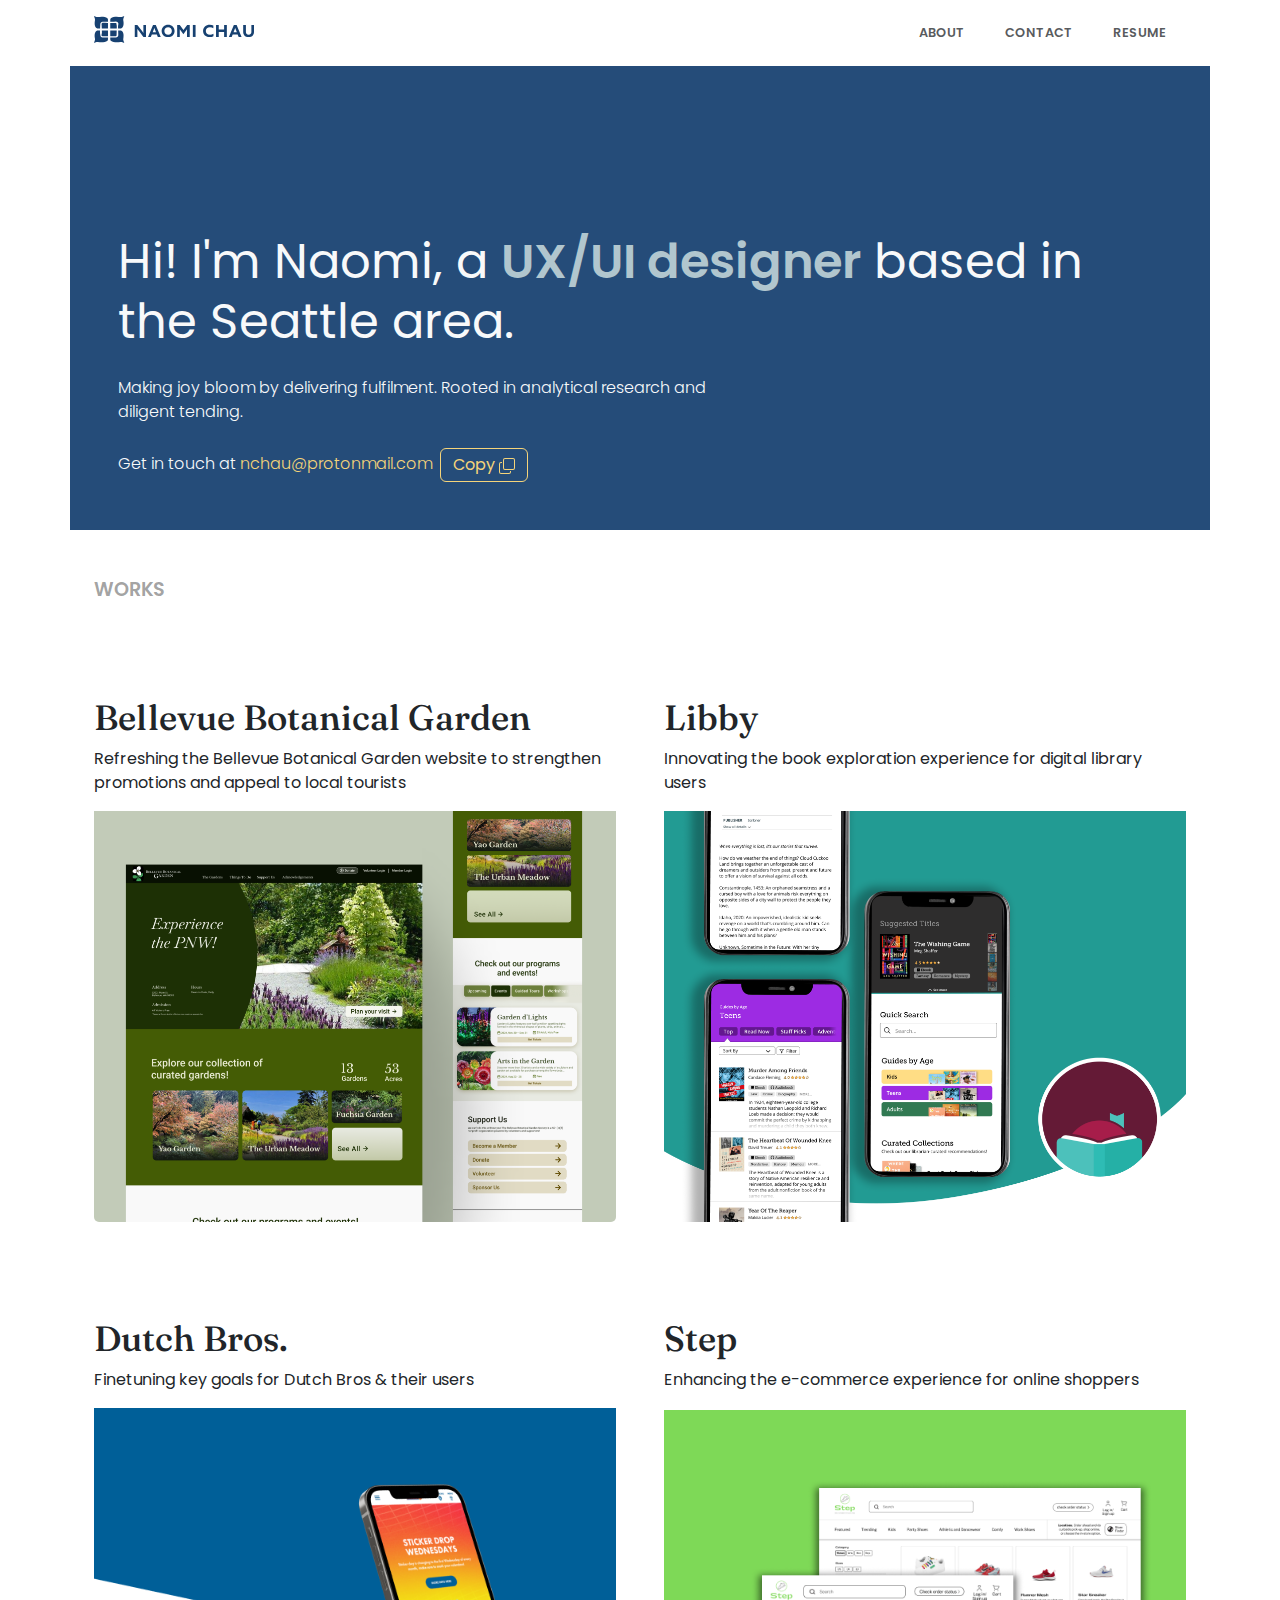
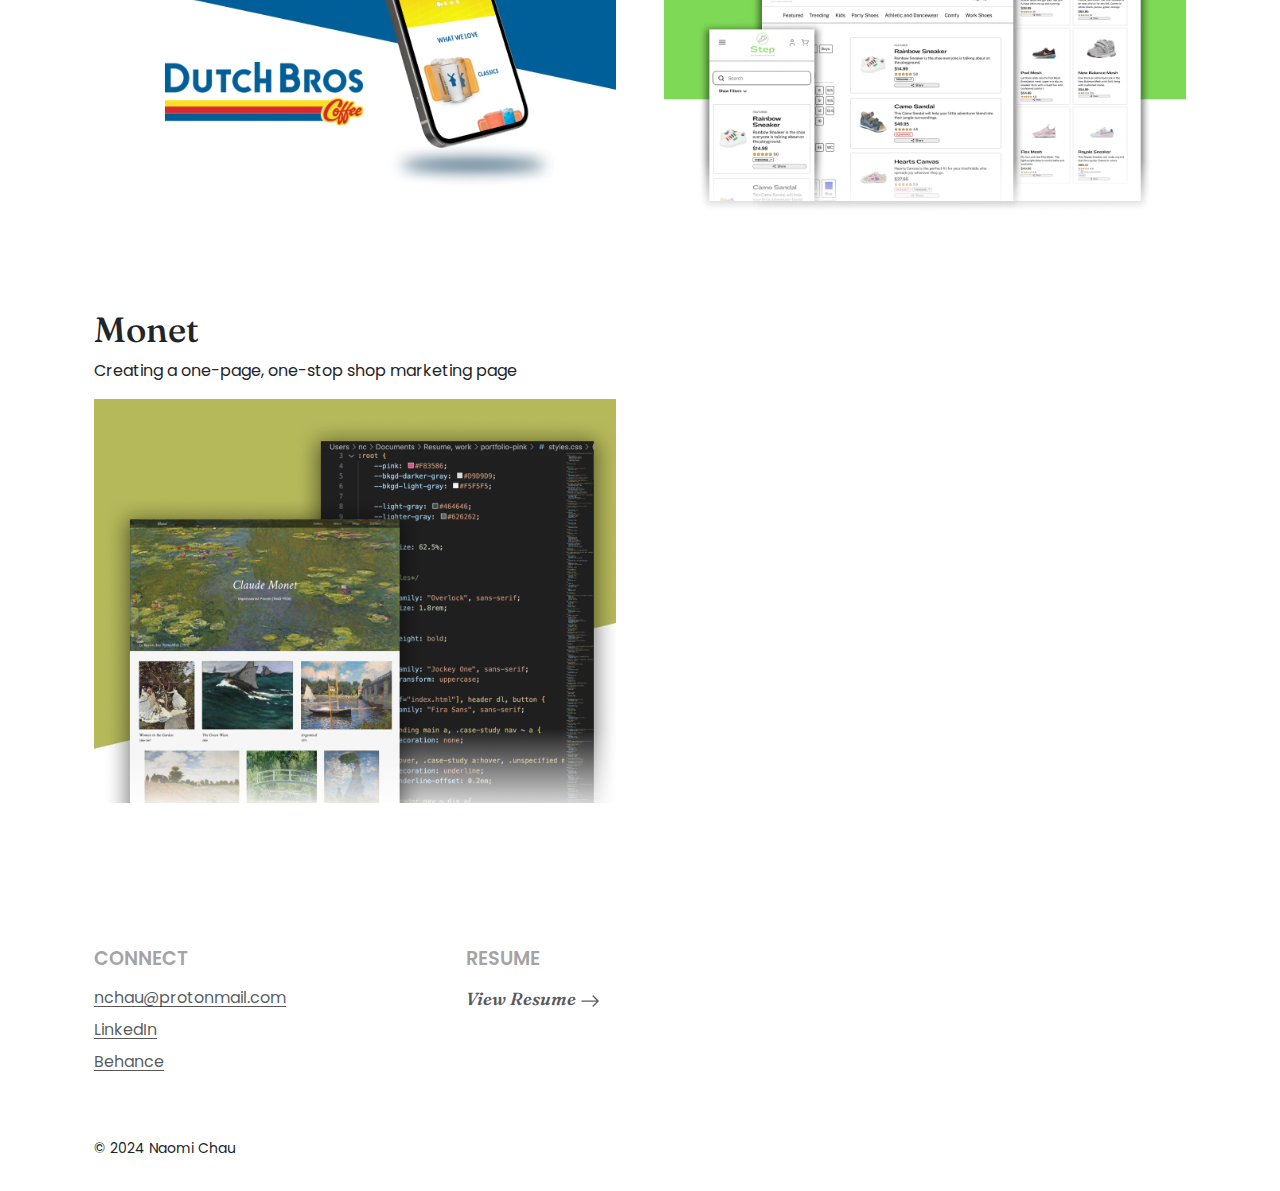
<file: index.html>
<!doctype html>
<html lang="en">
  <head>
    <meta charset="utf-8">
    <meta name="viewport" content="width=device-width, initial-scale=1">
    <title>Naomi Chau UX/UI Portfolio</title>
    <link href="https://cdn.jsdelivr.net/npm/bootstrap@5.3.3/dist/css/bootstrap.min.css" rel="stylesheet" integrity="sha384-QWTKZyjpPEjISv5WaRU9OFeRpok6YctnYmDr5pNlyT2bRjXh0JMhjY6hW+ALEwIH" crossorigin="anonymous">
    <link href="style.css" rel="stylesheet">
  </head>
  <body>
    <script src="script.js" defer></script>
    <!--Section: Nav-->
    <div class="container">
        <nav class="navbar navbar-expand-lg">
            <h2 class="visually-hidden">Main Navigation</h2>
            <div class="container-fluid">
                <a class="navbar-brand disabled" href="#"><img src="images/Short-Logo.svg" alt="Naomi Chau"></a>
                <button class="navbar-toggler" type="button" data-bs-toggle="collapse" data-bs-target="#navbarSupportedContent" aria-controls="navbarSupportedContent" aria-expanded="false" aria-label="Toggle navigation">
                  <span class="navbar-toggler-icon"></span>
                </button>
                <div class="collapse navbar-collapse" id="navbarSupportedContent">
                  <ul class="navbar-nav ms-auto mb-2 mb-lg-0">
                    <li class="nav-item"><a class="nav-link px-1 mx-3 mb-0 pt-3 h5 text-body-secondary" href="about.html">About</a></li>
                    <li class="nav-item"><a class="nav-link px-1 mx-3 mb-0 pt-3 h5 text-body-secondary" href="#contact">Contact</a></li>
                    <li class="nav-item"><a class="nav-link px-1 mx-3 mb-0 pt-3 h5 text-body-secondary" href="resume.html">Resume</a></li>
                  </ul>
                </div>
            </div>
        </nav>
    </div>
      
    <!--Section: Header-->
    <header class="container hero bg-primary text-light">
        
            <p class="lh-sm mb-4">Hi! I'm Naomi, a <strong class="text-primary-emphasis">UX/UI&nbsp;designer</strong> based in the Seattle area.</p>
            <p class="fs-6">Making joy bloom by delivering fulfilment. Rooted in analytical research and diligent tending.</p>
            <span class="fs-6 mt-2">Get in touch at <a href="mailto:nchau@protonmail.com" class="text-secondary link-underline link-underline-opacity-0">nchau@protonmail.com</a><button value="nchau@protonmail.com" class="btn btn-outline-secondary text-secondary ms-2 py-1">Copy <svg xmlns="http://www.w3.org/2000/svg" width="16" height="16" fill="currentColor" class="bi bi-copy" viewBox="0 0 16 16">
                <path fill-rule="evenodd" d="M4 2a2 2 0 0 1 2-2h8a2 2 0 0 1 2 2v8a2 2 0 0 1-2 2H6a2 2 0 0 1-2-2zm2-1a1 1 0 0 0-1 1v8a1 1 0 0 0 1 1h8a1 1 0 0 0 1-1V2a1 1 0 0 0-1-1zM2 5a1 1 0 0 0-1 1v8a1 1 0 0 0 1 1h8a1 1 0 0 0 1-1v-1h1v1a2 2 0 0 1-2 2H2a2 2 0 0 1-2-2V6a2 2 0 0 1 2-2h1v1z"/>
              </svg></button></span>
        
    </header>
    
    <!--Section: Works-->
    <section class="container px-4" id="works">
        <h2 class="mt-5">Works</h2>
        <div class="row gx-5">
            <div class="col-md-6">
                <a href="projects/botanical/botanical.html">
                    <div class="card">
                        <div class="card-body px-0">
                            <h3 class="card-title">Bellevue Botanical Garden</h3>
                            <p class="card-text">Refreshing the Bellevue Botanical Garden website to strengthen promotions and appeal to local tourists</p>  
                        </div>
                        <div class="bg-image"><img src="images/botanical-cover.png" class="card-img-bottom" alt="..."></div>
                    </div>
                </a>
            </div>
            
            <div class="col-md-6">
                <a href="projects/libby/libby.html">
                    <div class="card">
                        <div class="card-body px-0">
                            <h3 class="card-title">Libby</h3>
                            <p class="card-text">Innovating the book exploration experience for digital library users</p>  
                        </div>
                        <div class="bg-image"><img src="images/libby-cover.png" class="card-img-bottom" alt="..."></div>
                    </div>
                </a>
            </div>
        </div>
        
        <div class="row gx-5">
            <div class="col-md-6">
                <a href="projects/dutchbros/dutchbros.html">
                    <div class="card">
                        <div class="card-body px-0">
                            <h3 class="card-title">Dutch Bros.</h3>
                            <p class="card-text">Finetuning key goals for Dutch Bros & their users</p>  
                        </div>
                        <div class="bg-image"><img src="images/dutchbros-cover.png" class="card-img-bottom" alt="..."></div>
                    </div>
                </a>
            </div>
            
            <div class="col-md-6">
                <a href="projects/step/step.html">
                    <div class="card">
                        <div class="card-body px-0">
                            <h3 class="card-title">Step</h3>
                            <p class="card-text">Enhancing the e-commerce experience for online shoppers</p>  
                        </div>
                        <div class="bg-image"><img src="images/step-cover.png" class="card-img-bottom" alt="..."></div>
                    </div>
                </a>
            </div>
        </div>
        
        <div class="row gx-5">
            <div class="col-md-6">
                <a href="projects/monet/monet.html">
                    <div class="card">
                        <div class="card-body px-0">
                            <h3 class="card-title">Monet</h3>
                            <p class="card-text">Creating a one-page, one-stop shop marketing page</p>  
                        </div>
                        <div class="bg-image"><img src="images/monet-cover.png" class="card-img-bottom" alt="..."></div>
                    </div>
                </a>
            </div>
        </div>
    </section>

   
      
      
    <script src="https://cdn.jsdelivr.net/npm/bootstrap@5.3.3/dist/js/bootstrap.bundle.min.js" integrity="sha384-YvpcrYf0tY3lHB60NNkmXc5s9fDVZLESaAA55NDzOxhy9GkcIdslK1eN7N6jIeHz" crossorigin="anonymous"></script>
  </body>
</html>
</file>
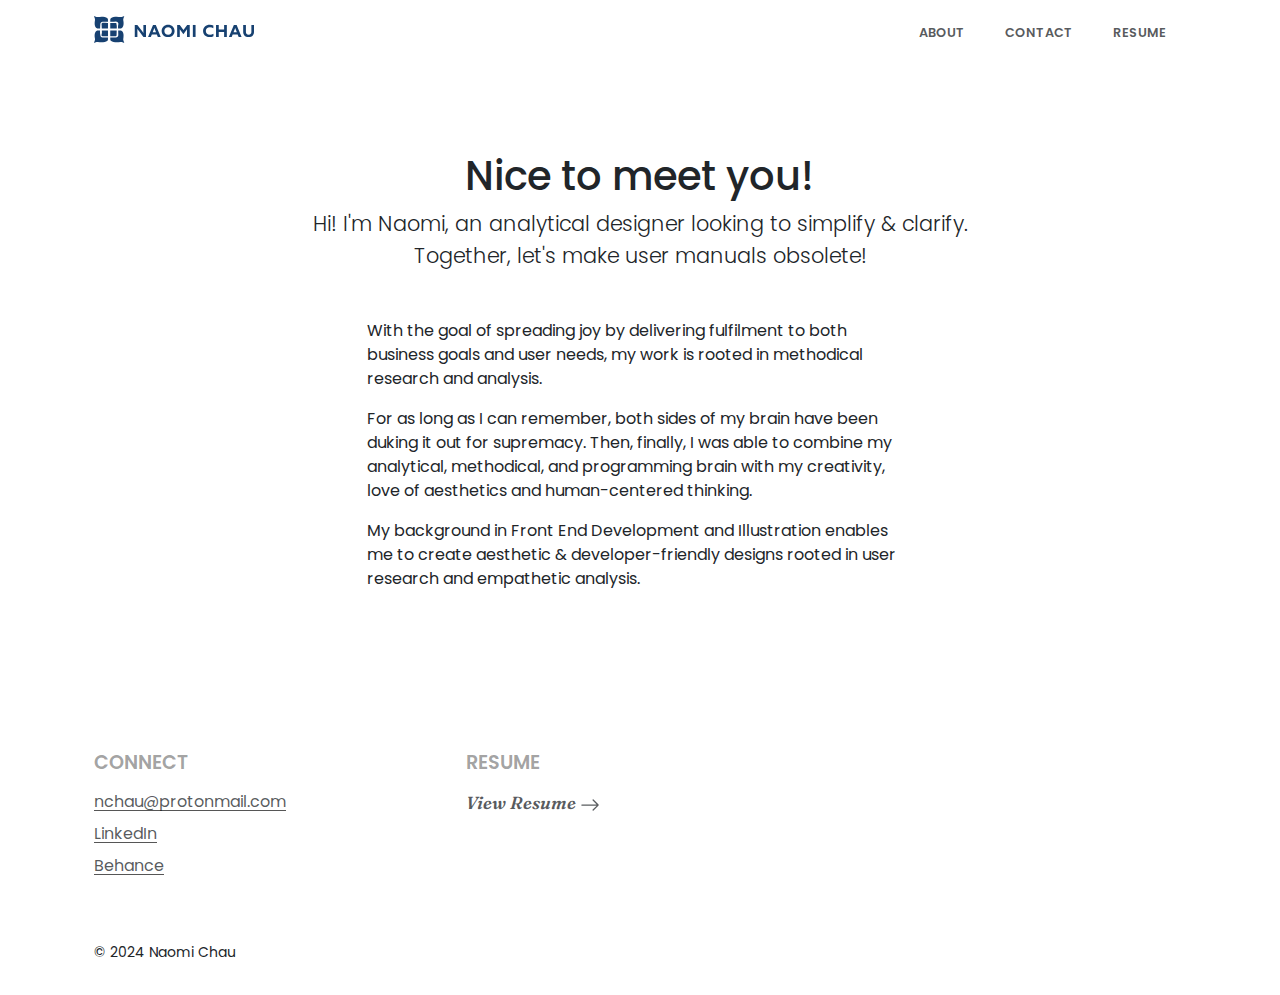
<file: about.html>
<!doctype html>
<html lang="en">
  <head>
    <meta charset="utf-8">
    <meta name="viewport" content="width=device-width, initial-scale=1">
    <title>About Naomi</title>
    <link href="https://cdn.jsdelivr.net/npm/bootstrap@5.3.3/dist/css/bootstrap.min.css" rel="stylesheet" integrity="sha384-QWTKZyjpPEjISv5WaRU9OFeRpok6YctnYmDr5pNlyT2bRjXh0JMhjY6hW+ALEwIH" crossorigin="anonymous">
    <link href="style.css" rel="stylesheet">
  </head>
  <body id="about">
    <script src="script.js" defer></script>

    <!--Section: Nav-->
    <div class="container">
        <nav class="navbar navbar-expand-lg">
            <h2 class="visually-hidden">Main Navigation</h2>
            <div class="container-fluid">
                <a class="navbar-brand" href="index.html"><img src="images/Short-Logo.svg" alt="Naomi Chau"></a>
                <button class="navbar-toggler" type="button" data-bs-toggle="collapse" data-bs-target="#navbarSupportedContent" aria-controls="navbarSupportedContent" aria-expanded="false" aria-label="Toggle navigation">
                  <span class="navbar-toggler-icon"></span>
                </button>
                <div class="collapse navbar-collapse" id="navbarSupportedContent">
                  <ul class="navbar-nav ms-auto mb-2 mb-lg-0">
                    <li class="nav-item"><a class="nav-link px-1 mx-3 mb-0 pt-3 h5 text-body-secondary" href="#">About</a></li>
                    <li class="nav-item"><a class="nav-link px-1 mx-3 mb-0 pt-3 h5 text-body-secondary" href="#contact">Contact</a></li>
                    <li class="nav-item"><a class="nav-link px-1 mx-3 mb-0 pt-3 h5 text-body-secondary" href="resume.html">Resume</a></li>
                  </ul>
                </div>
            </div>
        </nav>
    </div>
      
    <!--Section: Header-->
    <main class="container mt-5 pt-5">
        <div class="row">
            <div class="col-md-8 mx-auto text-center">
                <p class="h1">Nice to meet you!</p>
                <p class="lead">Hi! I'm Naomi, an analytical designer looking to simplify & clarify. Together, let's make user manuals obsolete!</p>
            </div>
        </div>
        <!-- <div class="col-12 col-md-8 col-xl-5 mx-auto mb-4">
            <img class="img-fluid " src="images/Naomi-Portrait.jpg" alt="portrait of Naomi">
        </div> -->
        <div class="row mt-4 pt-2">                
            <div class="col-12 col-md-8 col-xl-6 mx-auto ">
                <!-- <p><em class="text-body-secondary">Rooted in fulfilment and diligent tending–joy blooms.</em></p> -->
                <p>With the goal of spreading joy by delivering fulfilment to both business goals and user needs, my work is rooted in methodical research and analysis. 
                </p>
                <p>For as long as I can remember, both sides of my brain have been duking it out for supremacy. Then, finally, I was able to combine my analytical, methodical, and programming brain with my creativity, love of aesthetics and human-centered thinking. </p>
                <p>My background in Front End Development and Illustration enables me to create aesthetic & developer-friendly designs rooted in user research and empathetic analysis.</p>
            </div>
        </div>
    </main>    

   
      
      
    <script src="https://cdn.jsdelivr.net/npm/bootstrap@5.3.3/dist/js/bootstrap.bundle.min.js" integrity="sha384-YvpcrYf0tY3lHB60NNkmXc5s9fDVZLESaAA55NDzOxhy9GkcIdslK1eN7N6jIeHz" crossorigin="anonymous"></script>
  </body>
</html>
</file>
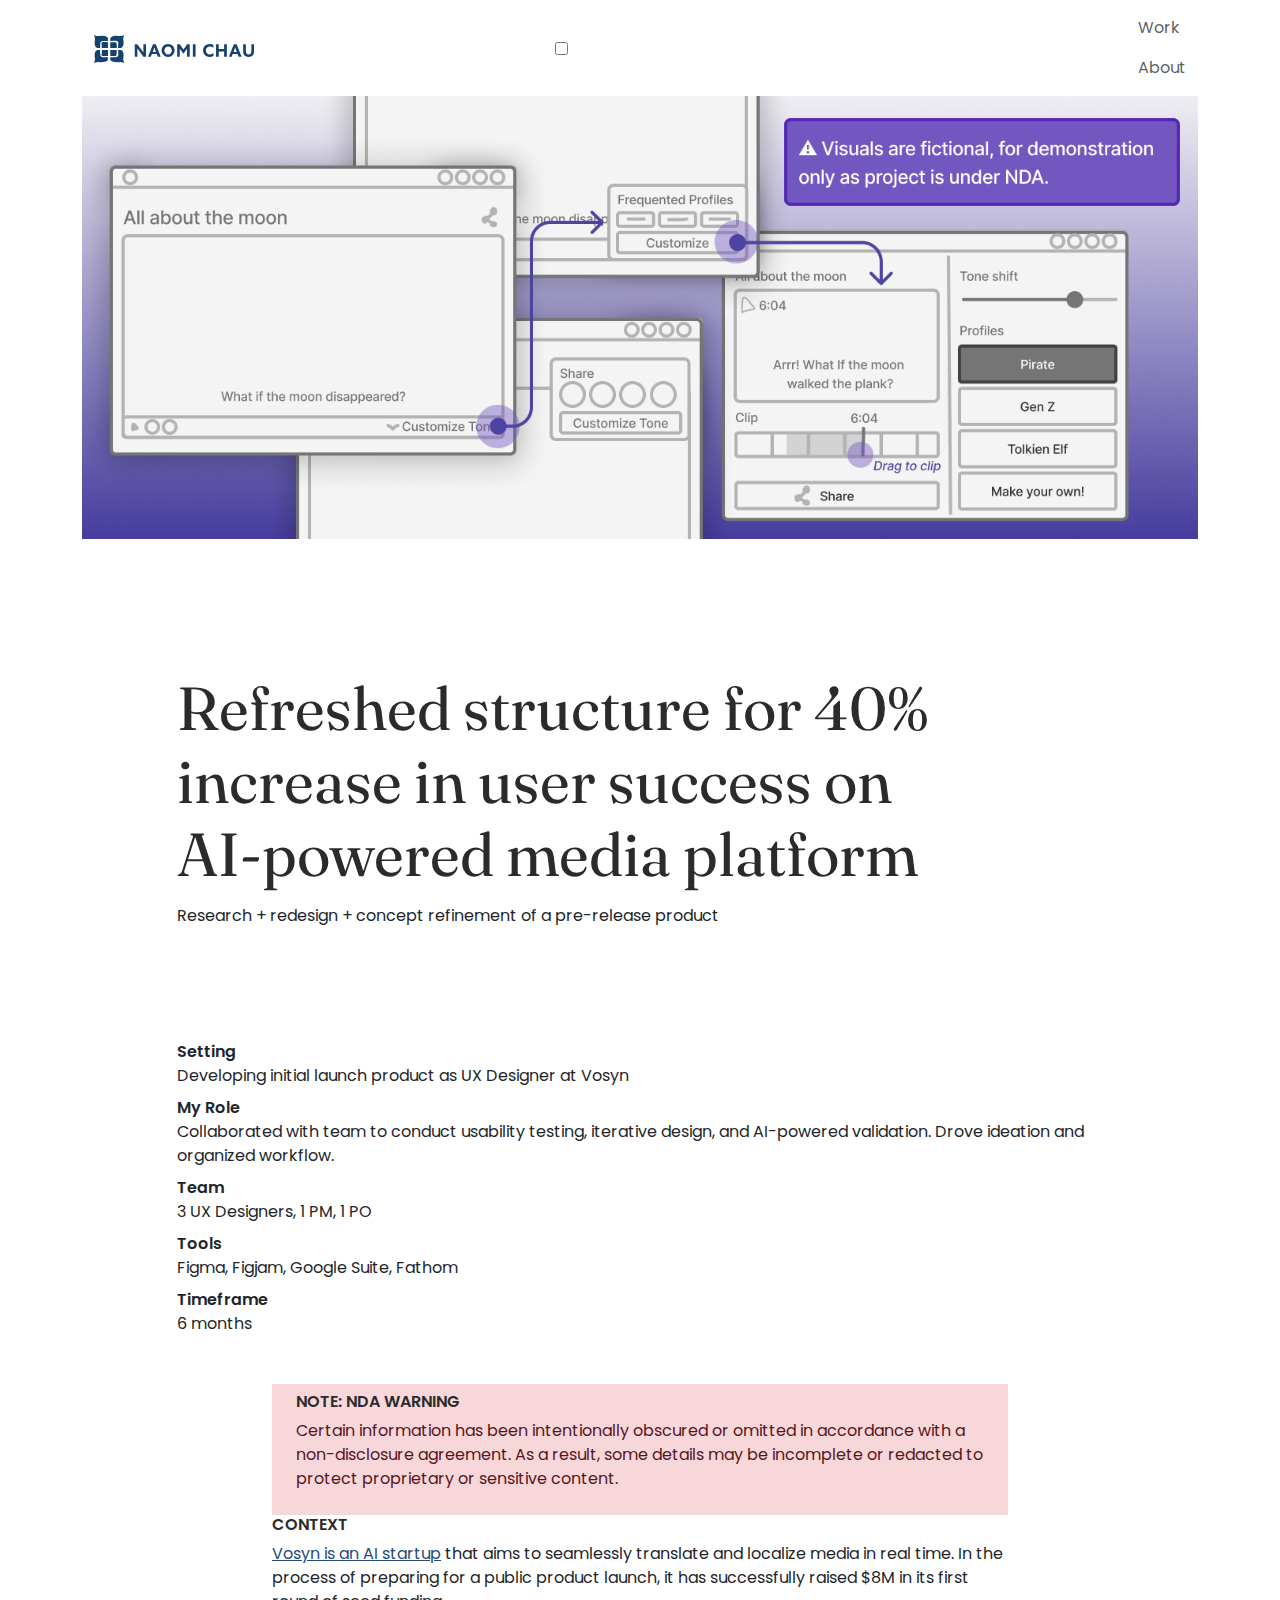
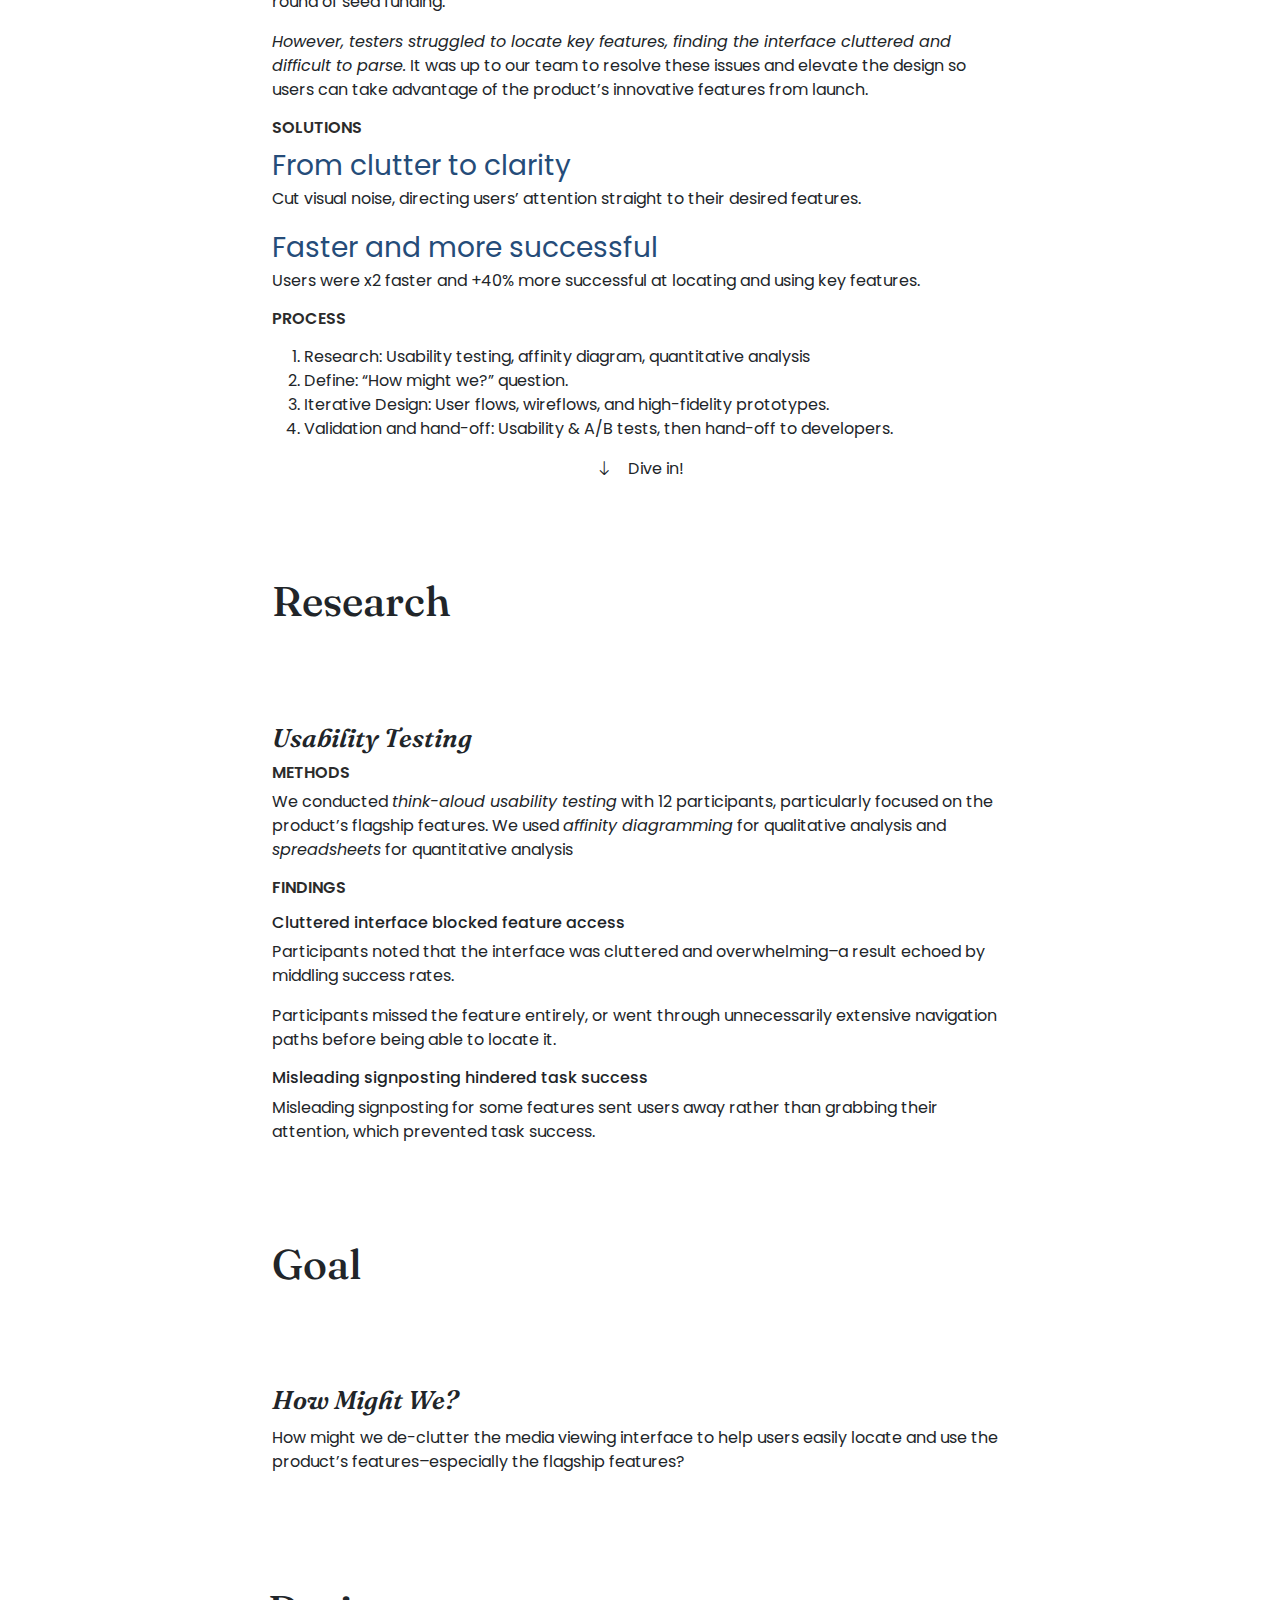
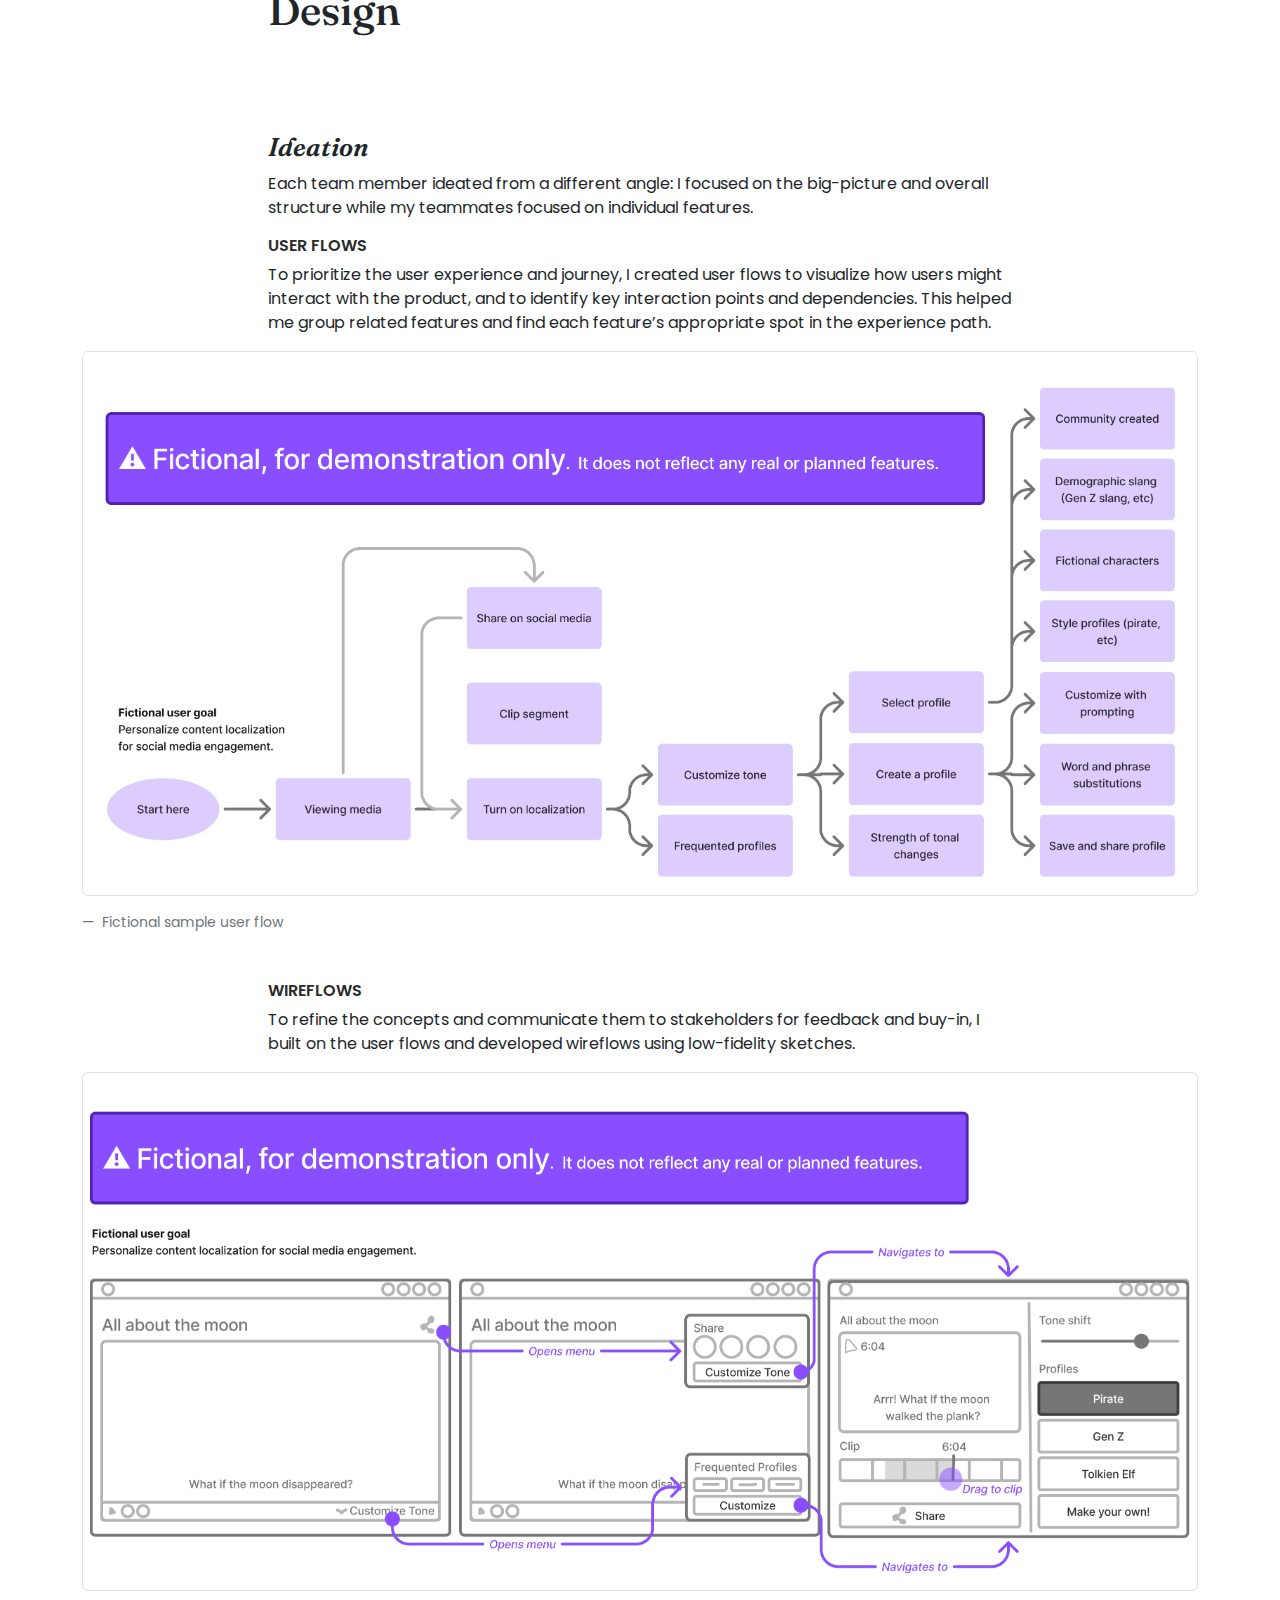
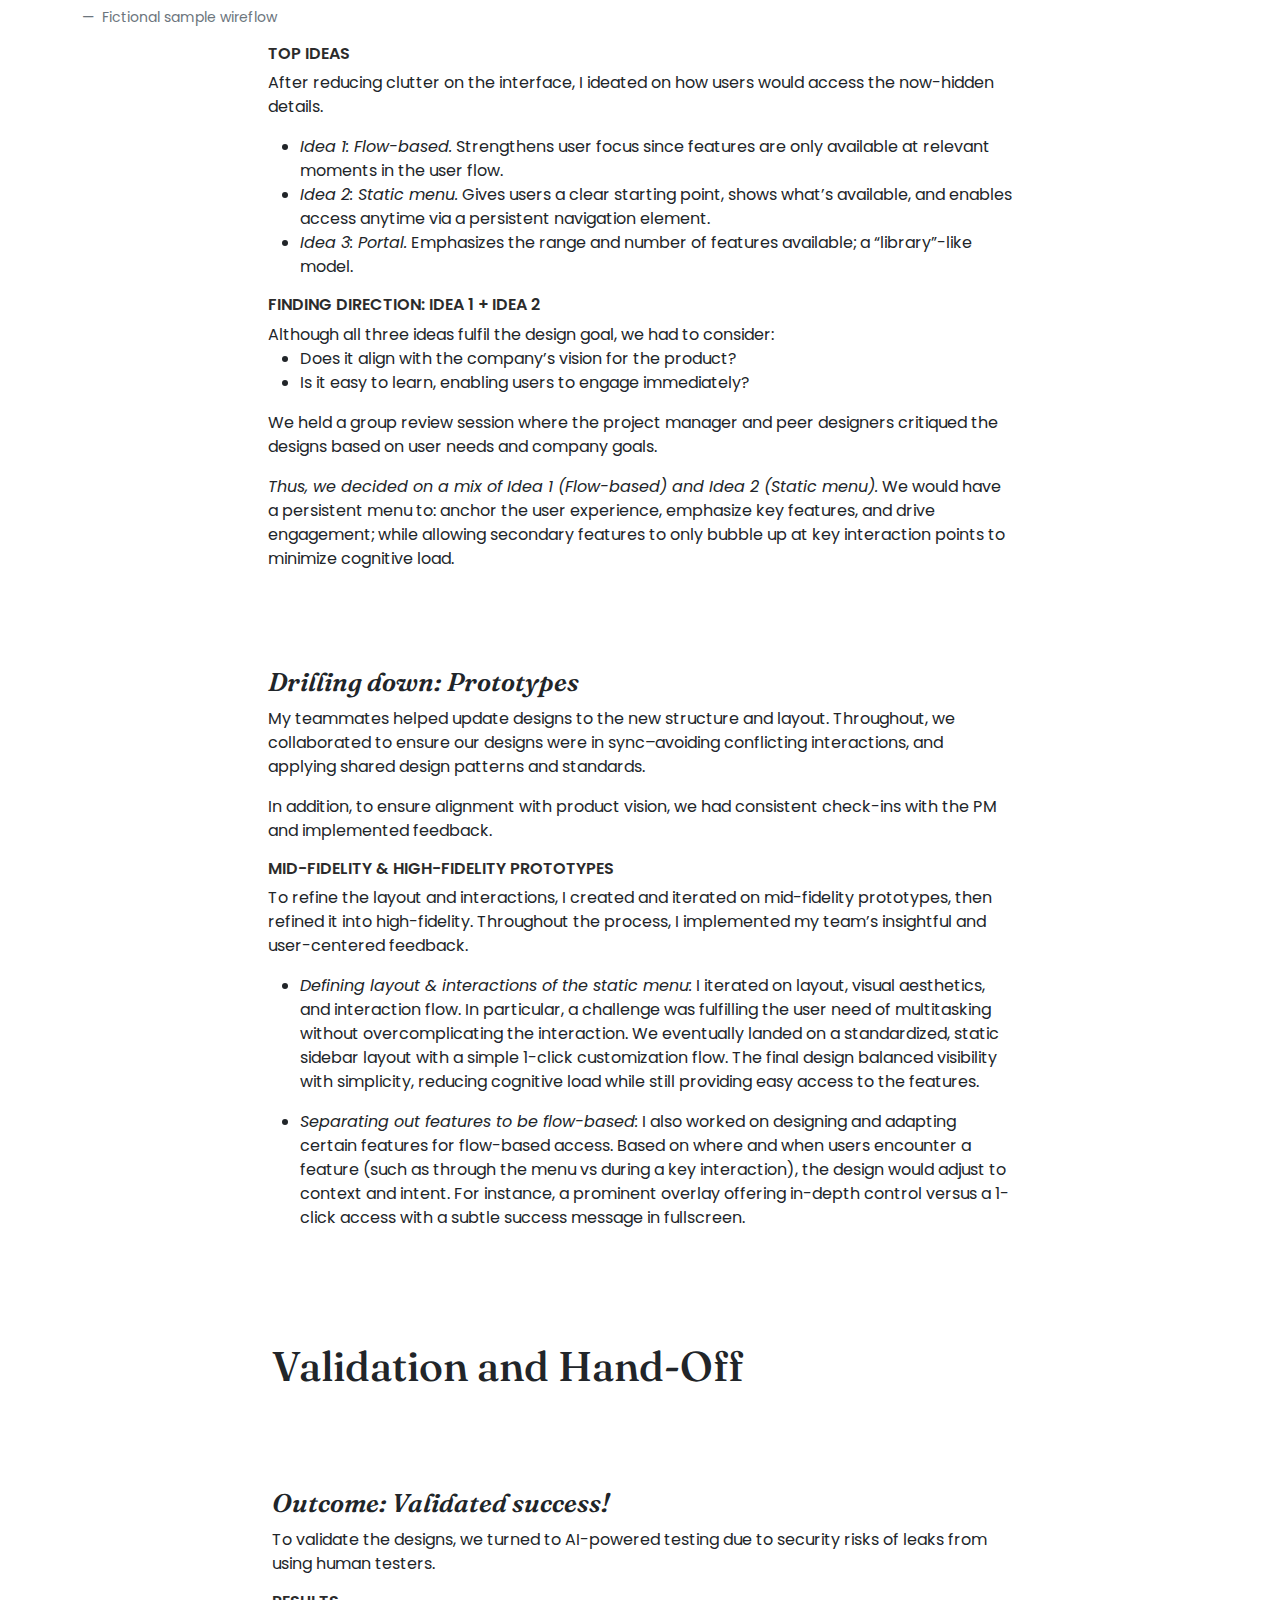
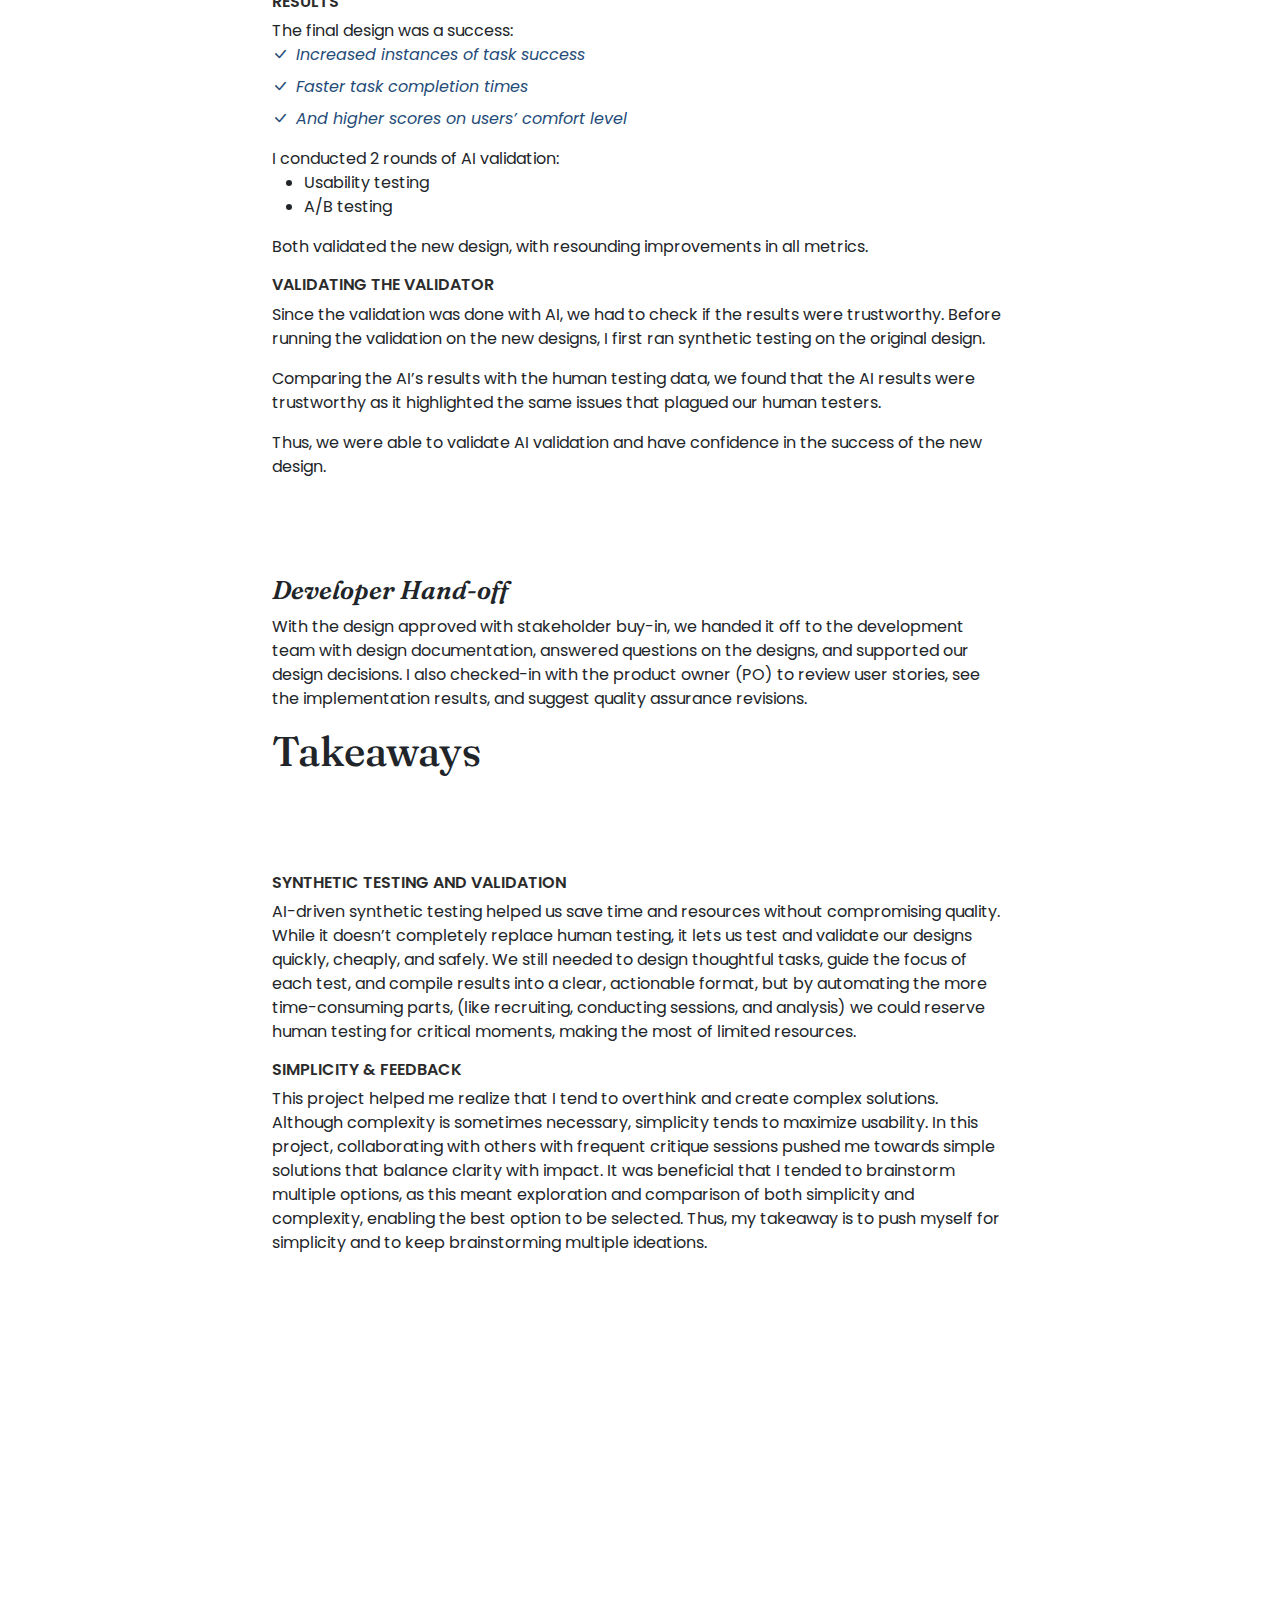
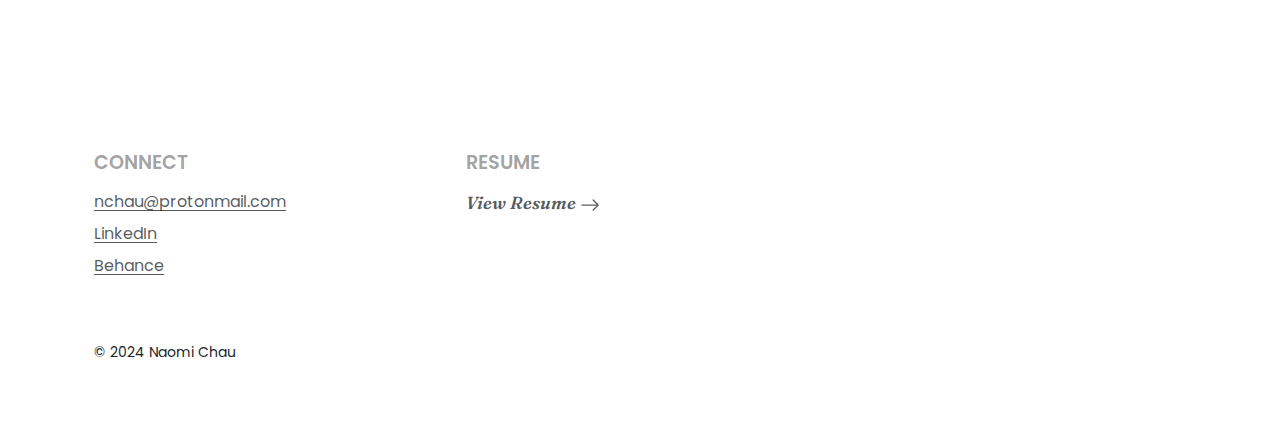
<file: ai.html>
<!doctype html>
<html lang="en">
  <head>
    <meta charset="utf-8">
    <meta name="viewport" content="width=device-width, initial-scale=1">
    <title>AI-powered UX Project</title>
    
      <!-- Bootstrap + Icons -->
    <link href="https://cdn.jsdelivr.net/npm/bootstrap@5.3.3/dist/css/bootstrap.min.css" rel="stylesheet" integrity="sha384-QWTKZyjpPEjISv5WaRU9OFeRpok6YctnYmDr5pNlyT2bRjXh0JMhjY6hW+ALEwIH" crossorigin="anonymous">
    <link href="https://cdn.jsdelivr.net/npm/bootstrap-icons@1.10.5/font/bootstrap-icons.css" rel="stylesheet"/>
      
    <link href="style.css" rel="stylesheet">
</head>
<body class="project">
<script src="script.js" defer></script>
    
<!-- Navbar -->
<div class="container-xl">
    <nav class="navbar custom-navbar">
        <h2 class="visually-hidden">Main Navigation</h2>
    <div class="container-xl">
        <a class="navbar-brand" href="index.html">
          <img src="images/Short-Logo.svg" alt="Naomi Chau">
        </a>

        <input type="checkbox" id="nav-toggle" class="nav-toggle" />
        <label for="nav-toggle" class="nav-toggle-label">
          <span></span>
        </label>

        <ul class="navbar-nav">
          <li class="nav-item"><a class="nav-link" href="index.html">Work</a></li>
          <li class="nav-item"><a class="nav-link" href="about.html">About</a></li>
        </ul>
    </div>
    </nav>
</div>
      
<!--Header- project banner and info.-->
<header>
        <!-- Banner -->
    <div class="container-xl banner">
        <img src="images/ai/ai-banner.png" alt="Dutch Bros Banner">
    </div>
        <!-- Title -->
    <div class="container-lg">
    <div class="row justify-content-center">
        <div class="col-lg-10">
            <h2>
                Refreshed structure for 40% increase in user success on AI&#8209;powered media platform            </h2>
            <p class="subtitle">Research + redesign + concept refinement of a pre-release product</p>
        </div>
    </div>
    </div>
      </header>
    
<!--Project Write-up-->
<main>
<section>
    <h3 class="visually-hidden">Overview</h3>
    
    <!-- Project Metadata -->
    <section class="container-lg details">
        <div class="row justify-content-center">
            <h4 class="visually-hidden">Quick Data</h4>
            <dl class="col-lg-10"> 
              <dt>Setting</dt>
              <dd>Developing initial launch product as UX Designer at Vosyn
              </dd>
              <dt>My Role</dt>
              <dd>Collaborated with team to conduct usability testing, iterative design, and AI-powered validation. Drove  ideation and organized workflow.
              </dd>
              <dt>Team</dt>
              <dd>3 UX Designers, 1 PM, 1 PO
              </dd>
              <dt>Tools</dt>
              <dd>Figma, Figjam, Google Suite, Fathom
              </dd>
              <dt>Timeframe</dt>
              <dd>6 months</dd>
            </dl>
        </div>
    </section>
    
    <!-- Summary: Problem / Solution / Process -->
    <section class="container">
        <h4 class="visually-hidden">Summary</h4>
        <div class="row justify-content-center">
        <div class="col-md-10 col-lg-8 col-xxl-7">
            <!-- NDA Warning -->
            <section class="bg-danger-subtle px-4 py-2 mt-4 text-danger-emphasis">
                <h5>Note: NDA warning</h5>
                <p>Certain information has been intentionally obscured or omitted in accordance with a non-disclosure agreement. As a result, some details may be incomplete or redacted to protect proprietary or sensitive content.
                </p>
            </section>

            <!--Summary-->
            <section>
                <h5>Context</h5>
                <p>
                    <a class="text-primary" href="https://finance.yahoo.com/news/vosyn-unveils-ai-advancements-collision-201400550.html">Vosyn is an AI startup</a> that aims to seamlessly translate and localize media in real time. In the process of preparing for a public product launch, it has successfully raised $8M in its first round of seed funding.
                </p>
                <p><em>However, testers struggled to locate key features, finding the interface cluttered and difficult to parse.</em> It was up to our team to resolve these issues and elevate the design so users can take advantage of the product’s innovative features from launch.
                </p>
            </section>
            <section class="solutions">
              <h5>Solutions</h5>
                <div class="fs-3 text-primary">From clutter to clarity</div>
                <p>
                    Cut visual noise, directing users’ attention straight to their desired features.
                </p>
                <div class="fs-3 text-primary">Faster and more successful</div>
                <p>
                    Users were x2 faster and +40% more successful at locating and using key features.
                </p>
            </section>
            <section>
              <h5>Process</h5>
              </p>
              <ol class="process-list">
                <li>Research: Usability testing, affinity diagram, quantitative analysis
                </li>
                <li>Define: “How might we?” question.
                </li>
                <li>Iterative Design: User flows, wireflows, and high-fidelity prototypes.
                </li>
                <li>Validation and hand-off: Usability & A/B tests, then hand-off to developers.
                </li>
              </ol>
            </section>
        </div>
        </div>
    </section>
</section>
    
<!-- Dive In (Transition) -->
<div class="dive-in-section"><div class="container"><div class="row justify-content-center"><div class="col-md-10 col-lg-8 col-xxl-7 d-flex align-items-center gap-4">
    <div class="flex-grow-1 divider-line"></div>
    <div class="icon-text d-flex align-items-center gap-3">
        <div class="icon-circle">
            <i class="bi bi-arrow-down"></i>
        </div>
        <span class="dive-text">Dive in!</span>
    </div>
    <div class="flex-grow-1 divider-line"></div>
</div></div></div></div>

<!-- Detailed Process Write-up -->
<div class="container"><div class="row justify-content-center"><div class="col-md-10 col-lg-8 col-xxl-7"> 

<!-- Section: Research -->
<section>
    <h3 class="mt-5 pt-5">Research</h3>

    <section>
        <h4>Usability Testing</h4>
        
        <section>
            <h5>Methods</h5>
            <p>
                We conducted <em>think-aloud usability testing</em> with 12 participants, particularly focused on the product’s flagship features. We used <em>affinity diagramming</em> for qualitative analysis and <em>spreadsheets</em> for quantitative analysis
            </p>
        </section>
        
        <section>
            <h5 class="mb-3">Findings</h5>
            
            <div class="finding-box">
                <h6>
                    Cluttered interface blocked feature access
                </h6>
                <p>
                    Participants noted that the interface was cluttered and overwhelming–a result echoed by middling success rates. 
                </p>
                <p>
                    Participants missed the feature entirely, or went through unnecessarily extensive navigation paths before being able to locate it.
                </p>
            </div>
            <div class="finding-box">
                <h6>
                    Misleading signposting hindered task success
                </h6>
                <p>
                    Misleading signposting for some features sent users away rather than grabbing their attention, which prevented task success. 
                </p>
            </div>
        </section>
    </section>
</section>

<!-- Section: Design Goal -->
<section>
    <h3 class="mt-5 pt-5">Goal</h3>

    <section>
        <h4>How Might We?
        </h4>
        <p>
            How might we de-clutter the media viewing interface to help users easily locate and use the product’s features–especially the flagship features?
        </p>
    </section>
</section>
    </div>
<!-- Section: Design -->
<section>
    <h3 class="mt-5 pt-5 col-md-10 col-lg-8 col-xxl-7 mx-auto">Design</h3>

    <section>
        <h4 class="col-md-10 col-lg-8 col-xxl-7 mx-auto">Ideation 
        </h4>
        <p class="col-md-10 col-lg-8 col-xxl-7 mx-auto">
            Each team member ideated from a different angle: I focused on the big-picture and overall structure while my teammates focused on individual features. 
        </p>

        <section>
            <h5 class="col-md-10 col-lg-8 col-xxl-7 mx-auto">User Flows</h5>
            <p class="col-md-10 col-lg-8 col-xxl-7 mx-auto">To prioritize the user experience and journey, I created user flows to visualize how users might interact with the product, and to identify key interaction points and dependencies. This helped me group related features and find each feature’s appropriate spot in the experience path.
            </p>
            <figure class="img-fluid">
                <img class="mb-3 img-thumbnail" src="images/ai/fictionalized flow example.png" alt="">
                <figcaption class="blockquote-footer pt-3">
                    Fictional sample user flow 
                </figcaption>
            </figure>    
        </section>

        <section>
            <h5 class="col-md-10 col-lg-8 col-xxl-7 mx-auto mt-5">Wireflows</h5>
            <p class="col-md-10 col-lg-8 col-xxl-7 mx-auto">
                To refine the concepts and communicate them to stakeholders for feedback and buy-in, I built on the user flows and developed wireflows using low-fidelity sketches.
            </p>
            <figure class="img-fluid">
                <img class="mb-3 img-thumbnail" src="images/ai/fictionalized wireflow example.png" alt="">
                <figcaption class="blockquote-footer pt-3">
                    Fictional sample wireflow
                </figcaption>
            </figure>
        </section>

        <div class="col-md-10 col-lg-8 col-xxl-7 mx-auto">
        <section>
            <h5>Top Ideas</h5>
            <p>After reducing clutter on the interface, I ideated on how users would access the now-hidden details.
            </p>
            <ul>
                <li><em>Idea 1: Flow-based.</em> Strengthens user focus since features are only available at relevant moments in the user flow.
                </li>
                <li><em>Idea 2: Static menu.</em> Gives users a clear starting point, shows what’s available, and enables access anytime via a persistent navigation element.
                </li>
                <li><em>Idea 3: Portal.</em> Emphasizes the range and number of features available; a “library”-like model.
                </li>
            </ul>
        </section>

        <section>
            <h5>Finding Direction: Idea 1 + Idea 2
            </h5>
            <p class="mb-0">Although all three ideas fulfil the design goal, we had to consider:
            </p>
            <ul>
                <li>Does it align with the company’s vision for the product? 
                </li>
                <li>Is it easy to learn, enabling users to engage immediately?
                </li>
            </ul>
            <p>
            We held a group review session where the project manager and peer designers critiqued the designs based on user needs and company goals. 
            </p>
            <p><em>Thus, we decided on a mix of Idea 1 (Flow-based) and Idea 2 (Static menu).</em> We would have a persistent menu to: anchor the user experience, emphasize key features, and drive engagement; while allowing secondary features to only bubble up at key interaction points to minimize cognitive load. 
            </p>
        </section>
        </div>
    </section>
    <section class="col-md-10 col-lg-8 col-xxl-7 mx-auto">
        <h4>Drilling down: Prototypes
        </h4>
        <p>My teammates helped update designs to the new structure and layout. Throughout, we collaborated to ensure our designs were in sync–avoiding conflicting interactions, and applying shared design patterns and standards.
        </p>
        <p>In addition, to ensure alignment with product vision, we had consistent check-ins with the PM and implemented feedback.</p>

        <section>
            <h5>Mid-fidelity & high-fidelity prototypes
            </h5>
            <p>To refine the layout and interactions, I created and iterated on mid-fidelity prototypes, then refined it into high-fidelity. Throughout the process, I implemented my team’s insightful and user-centered feedback.
            </p>
            <ul>
                <li class="mb-3"><em>Defining layout & interactions of the static menu:</em> I iterated on layout, visual aesthetics, and interaction flow. In particular, a challenge was fulfilling the user need of multitasking without overcomplicating the interaction. We eventually landed on a standardized, static sidebar layout with a simple 1-click customization flow. The final design balanced visibility with simplicity, reducing cognitive load while still providing easy access to the features.
                </li>
                <li><em>Separating out features to be flow-based:</em> I also worked on designing and adapting certain features for flow-based access. Based on where and when users encounter a feature (such as through the menu vs during a key interaction), the design would adjust to context and intent. For instance, a prominent overlay offering in-depth control versus a 1-click access with a subtle success message in fullscreen.
                </li>
            </ul>
        </section>

    </section>
</section>

<!-- Section: Develop -->
<div class="col-md-10 col-lg-8 col-xxl-7 mx-auto">
<section>
   
    <h3 class="mt-5 pt-5">Validation and Hand-Off
    </h3>
    <section>
        <h4>Outcome: Validated success!
        </h4>
        <p>To validate the designs, we turned to AI-powered testing due to security risks of leaks from using human testers. 
            </p>

        <section>
            <h5>Results</h5>
            <p class="mb-0">The final design was a success:
            </p>
            <ul class="list-unstyled">
                <li class="mb-2">
                    <i class="bi bi-check-lg text-primary me-1"></i>                    
                    <em class="text-primary">Increased instances of task success</em>
                </li>
                <li class="mb-2">
                    <i class="bi bi-check-lg text-primary me-1"></i>
                    <em class="text-primary">Faster task completion times</em>
                </li>
                <li class="mb-2">
                    <i class="bi bi-check-lg text-primary me-1"></i>
                    <em class="text-primary">And higher scores on users’ comfort level</em>
                </li>
            </ul>
            <p class="mb-0">I conducted 2 rounds of AI validation: 
            </p>
            <ul>
                <li>Usability testing
                </li>
                <li>A/B testing</li>
            </ul>
            <p>Both validated the new design, with resounding improvements in all metrics.
            </p>
        </section>
        <section>
            <h5>Validating the validator
            </h5>
            <p>Since the validation was done with AI, we had to check if the results were trustworthy. Before running the validation on the new designs, I first ran synthetic testing on the original design. 
            </p>
            <p>Comparing the AI’s results with the human testing data, we found that the AI results were trustworthy as it highlighted the same issues that plagued our human testers. 
            </p>
            <p>Thus, we were able to validate AI validation and have confidence in the success of the new design.
            </p>
        </section>
    </section>
    <section>
        <h4>Developer Hand-off
        </h4>
        <p>With the design approved with stakeholder buy-in, we handed it off to the development team with design documentation, answered questions on the designs, and supported our design decisions. I also checked-in with the product owner (PO) to review user stories, see the implementation results, and suggest quality assurance revisions.
        </p>
    </section>
</section>

<!-- Section: Reflection -->
<section>
    <h3>Takeaways</h3>

    <section>
        <h5>Synthetic testing and validation
        </h5>
        <p>AI-driven synthetic testing helped us save time and resources without compromising quality. While it doesn’t completely replace human testing, it lets us test and validate our designs quickly, cheaply, and safely. We still needed to design thoughtful tasks, guide the focus of each test, and compile results into a clear, actionable format, but by automating the more time-consuming parts, (like recruiting, conducting sessions, and analysis) we could reserve human testing for critical moments, making the most of limited resources.
        </p>
    </section>

    <section>
        <h5>Simplicity & feedback 
        </h5>
        <p>This project helped me realize that I tend to overthink and create complex solutions. Although complexity is sometimes necessary, simplicity tends to maximize usability. In this project, collaborating with others with frequent critique sessions pushed me towards simple solutions that balance clarity with impact. It was beneficial that I tended to brainstorm multiple options, as this meant exploration and comparison of both simplicity and complexity, enabling the best option to be selected. Thus, my takeaway is to push myself for simplicity and to keep brainstorming multiple ideations.
        </p>
    </section>
</section>

<!--End of detailed process-->
</div></div></div>
</main>
      
      
<footer>
    <!-- Works -->
    <section class="container px-4" id="works">
        <h2 class="mt-5 visually-hidden">More Projects</h2>
        <div class="row gx-4"><!--Script inserts here--></div>
    </section>
    <!-- email, resume, social media -->
    <!--Script inserts here-->
</footer>
    
</body>
</html>
</file>
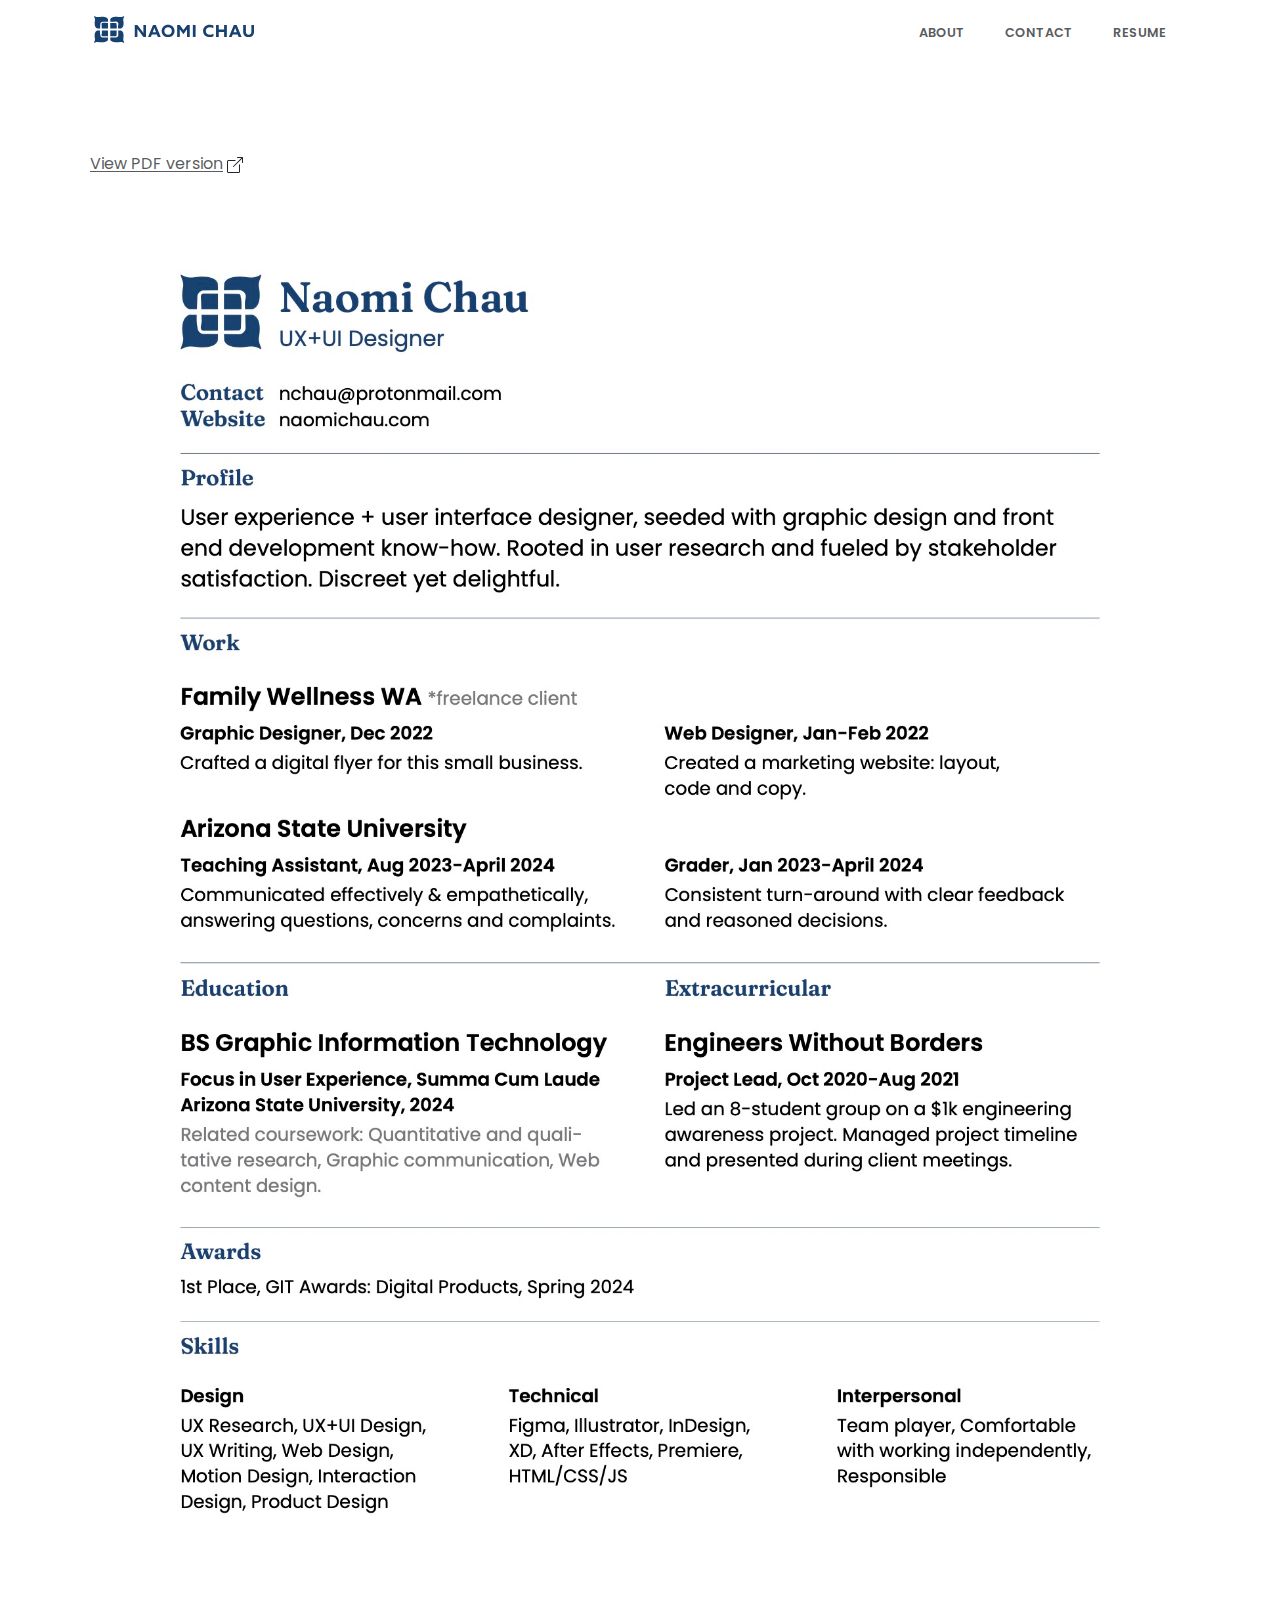
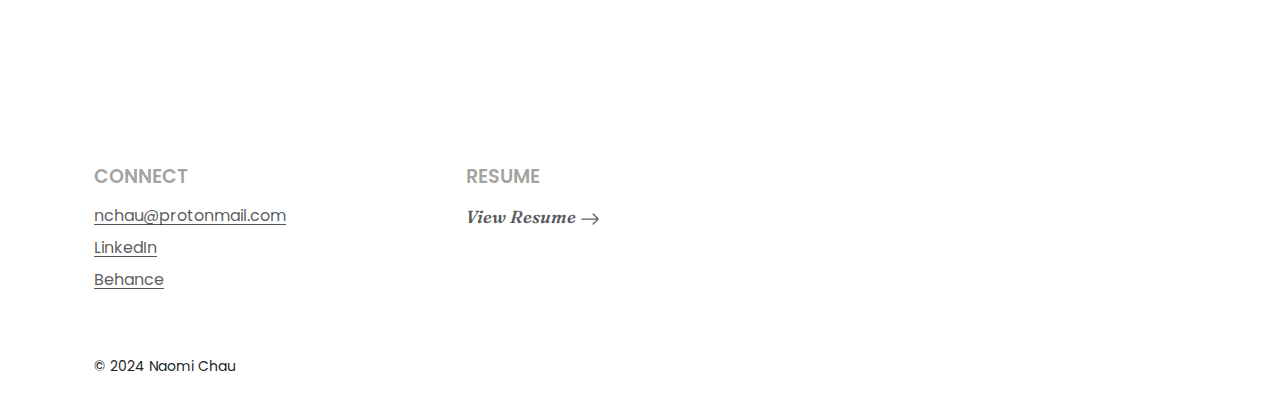
<file: resume.html>
<!doctype html>
<html lang="en">
  <head>
    <meta charset="utf-8">
    <meta name="viewport" content="width=device-width, initial-scale=1">
    <title>Resume</title>
    <link href="https://cdn.jsdelivr.net/npm/bootstrap@5.3.3/dist/css/bootstrap.min.css" rel="stylesheet" integrity="sha384-QWTKZyjpPEjISv5WaRU9OFeRpok6YctnYmDr5pNlyT2bRjXh0JMhjY6hW+ALEwIH" crossorigin="anonymous">
    <link href="style.css" rel="stylesheet">
  </head>
  <body id="about">
    <script src="script.js" defer></script>

    <!--Section: Nav-->
    <div class="container">
        <nav class="navbar navbar-expand-lg">
            <h2 class="visually-hidden">Main Navigation</h2>
            <div class="container-fluid">
                <a class="navbar-brand" href="index.html"><img src="images/Short-Logo.svg" alt="Naomi Chau"></a>
                <button class="navbar-toggler" type="button" data-bs-toggle="collapse" data-bs-target="#navbarSupportedContent" aria-controls="navbarSupportedContent" aria-expanded="false" aria-label="Toggle navigation">
                  <span class="navbar-toggler-icon"></span>
                </button>
                <div class="collapse navbar-collapse" id="navbarSupportedContent">
                  <ul class="navbar-nav ms-auto mb-2 mb-lg-0">
                    <li class="nav-item"><a class="nav-link px-1 mx-3 mb-0 pt-3 h5 text-body-secondary" href="about.html">About</a></li>
                    <li class="nav-item"><a class="nav-link px-1 mx-3 mb-0 pt-3 h5 text-body-secondary" href="#contact">Contact</a></li>
                    <li class="nav-item"><a class="nav-link px-1 mx-3 mb-0 pt-3 h5 text-body-secondary" href="#">Resume</a></li>
                  </ul>
                </div>
            </div>
        </nav>
    </div>
      
    <!--Section: Header-->
    <main class="container mt-5 pt-5">
        <h2 class="visually-hidden">Resume</h2>
        <div class="row">
            <div class="col col-xxl-8">
              <span>
                <a class="text-body-secondary ms-2 link-offset-1" href="images/2024May-Resume-Naomi-Chau.pdf" target="_blank">View PDF version</a><svg class="ms-1" xmlns="http://www.w3.org/2000/svg" width="16" height="16" fill="currentColor" class="bi bi-box-arrow-up-right" viewBox="0 0 16 16">
                  <path fill-rule="evenodd" d="M8.636 3.5a.5.5 0 0 0-.5-.5H1.5A1.5 1.5 0 0 0 0 4.5v10A1.5 1.5 0 0 0 1.5 16h10a1.5 1.5 0 0 0 1.5-1.5V7.864a.5.5 0 0 0-1 0V14.5a.5.5 0 0 1-.5.5h-10a.5.5 0 0 1-.5-.5v-10a.5.5 0 0 1 .5-.5h6.636a.5.5 0 0 0 .5-.5"/>
                  <path fill-rule="evenodd" d="M16 .5a.5.5 0 0 0-.5-.5h-5a.5.5 0 0 0 0 1h3.793L6.146 9.146a.5.5 0 1 0 .708.708L15 1.707V5.5a.5.5 0 0 0 1 0z"/>
                </svg>
              </span>
              <img class="img-fluid " src="images/2024May-Resume.jpg" alt="portrait of Naomi">
            </div>
        </div>
        
    </main>    

   
      
      
    <script src="https://cdn.jsdelivr.net/npm/bootstrap@5.3.3/dist/js/bootstrap.bundle.min.js" integrity="sha384-YvpcrYf0tY3lHB60NNkmXc5s9fDVZLESaAA55NDzOxhy9GkcIdslK1eN7N6jIeHz" crossorigin="anonymous"></script>
  </body>
</html>
</file>
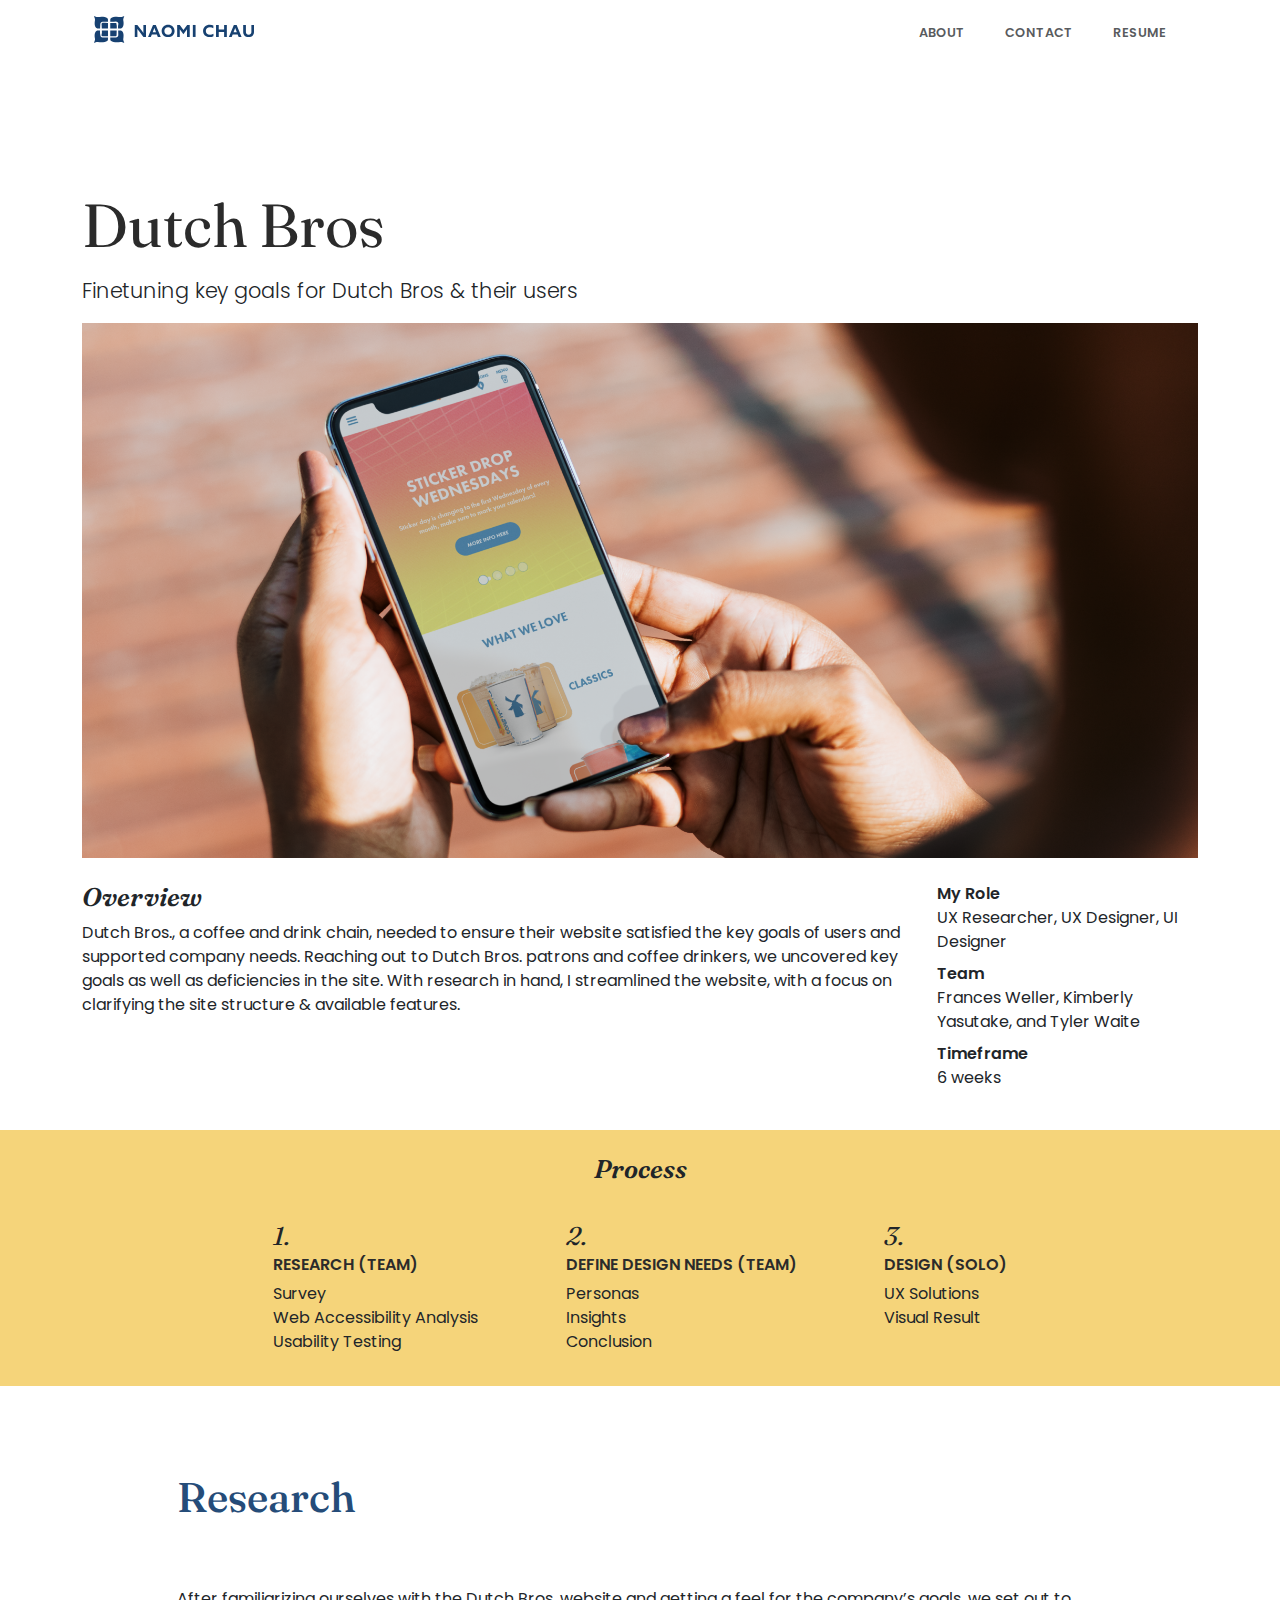
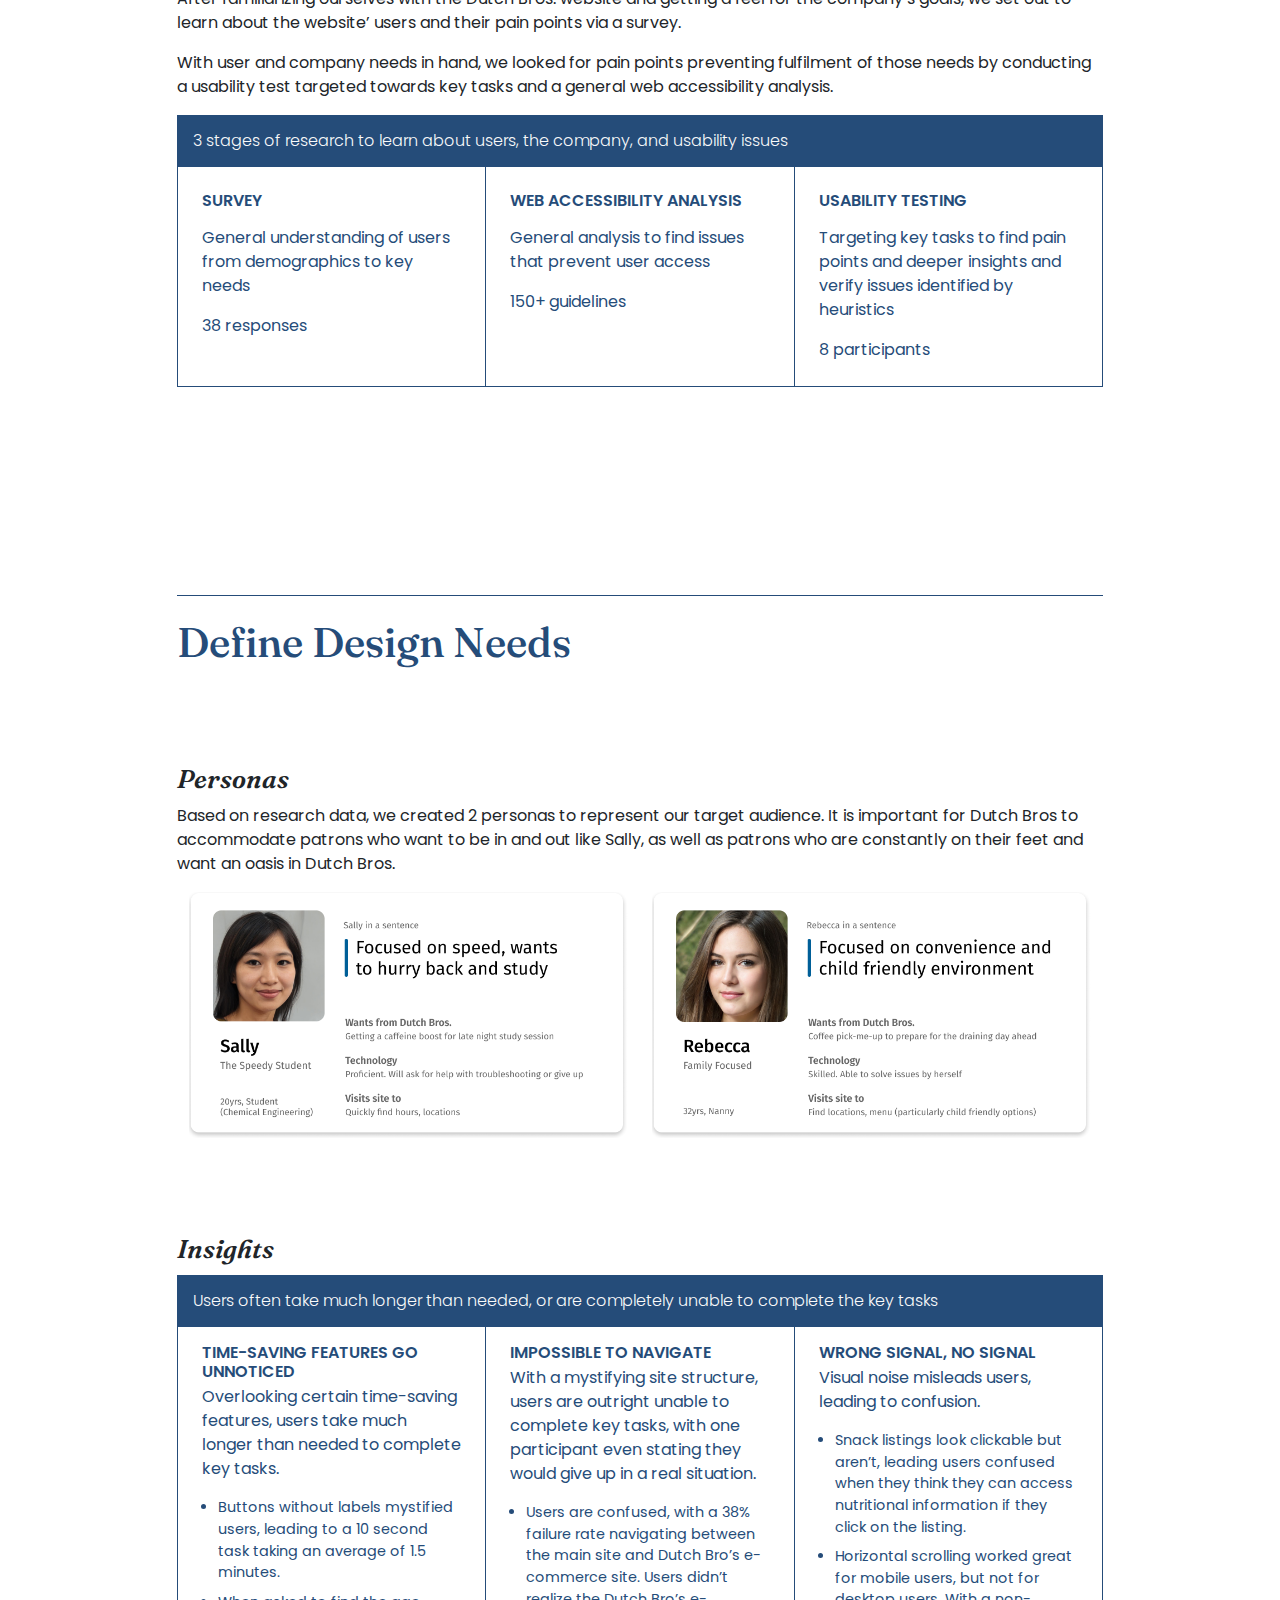
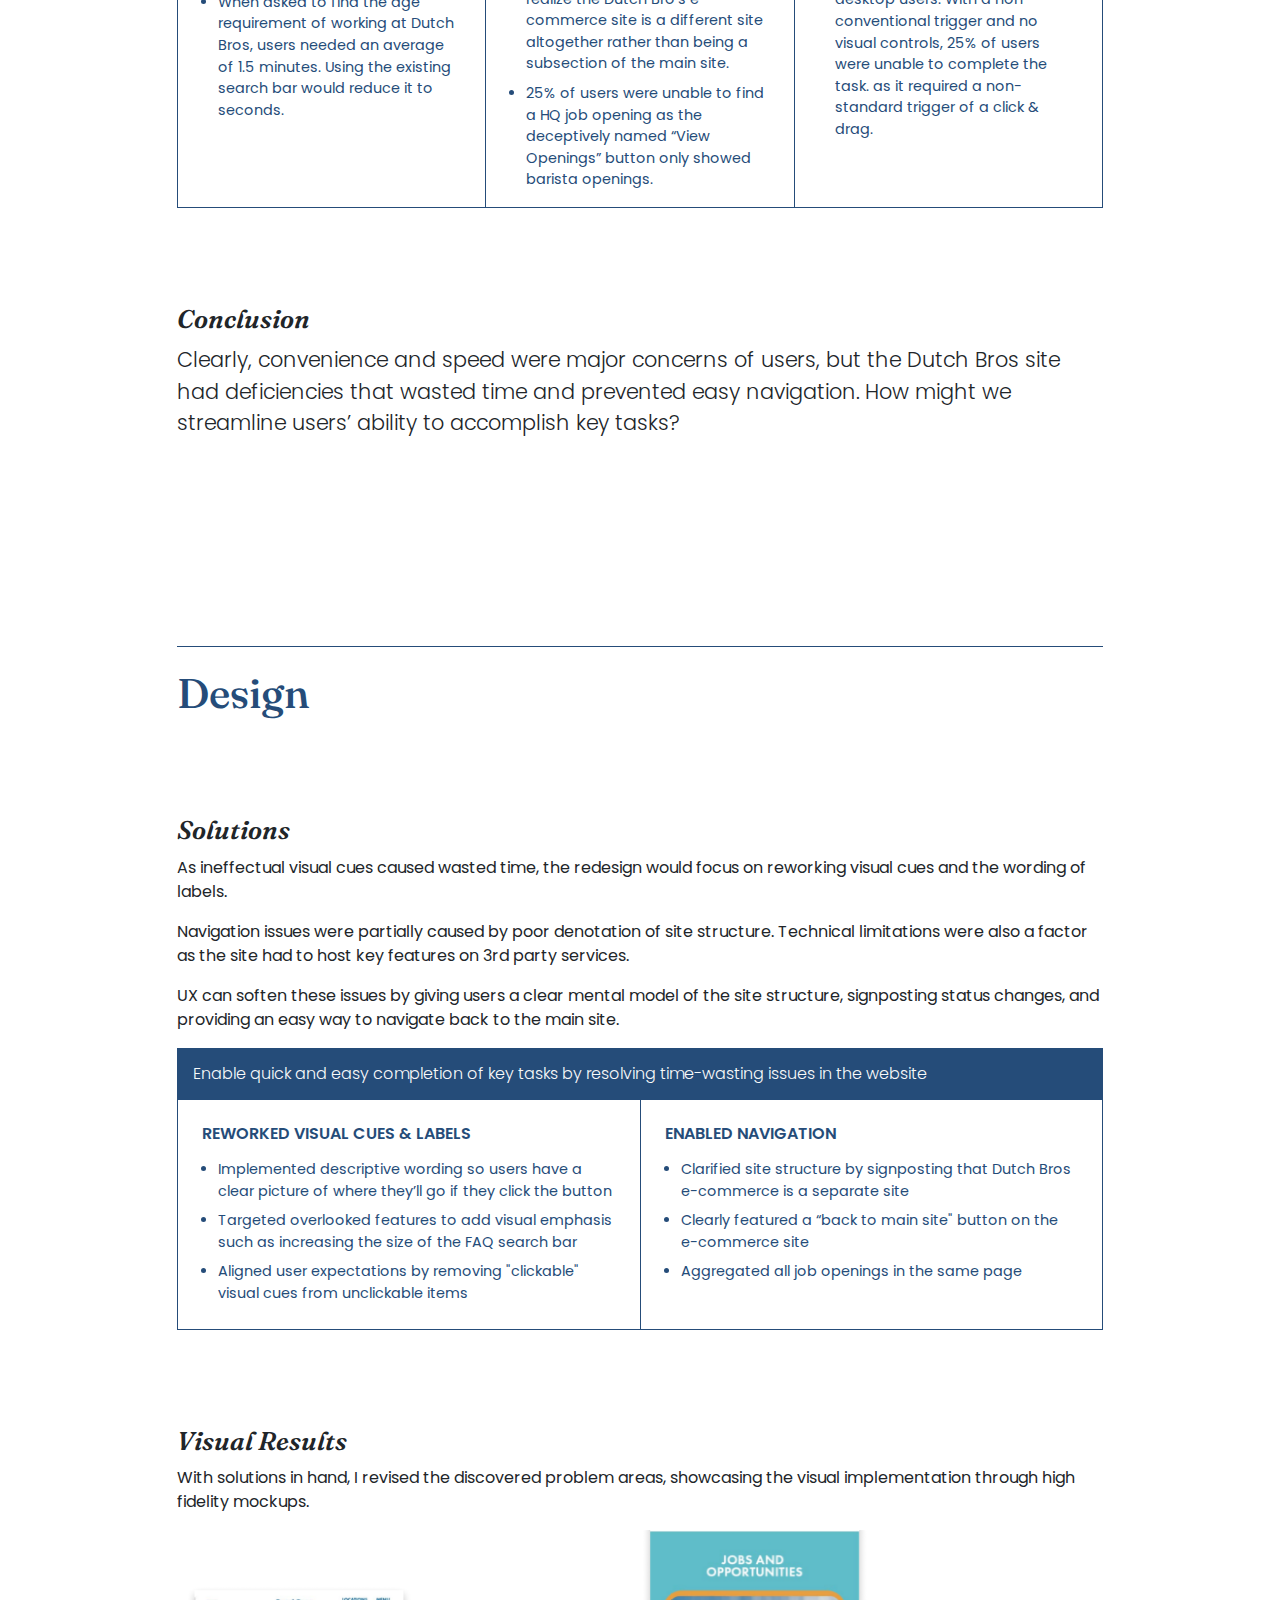
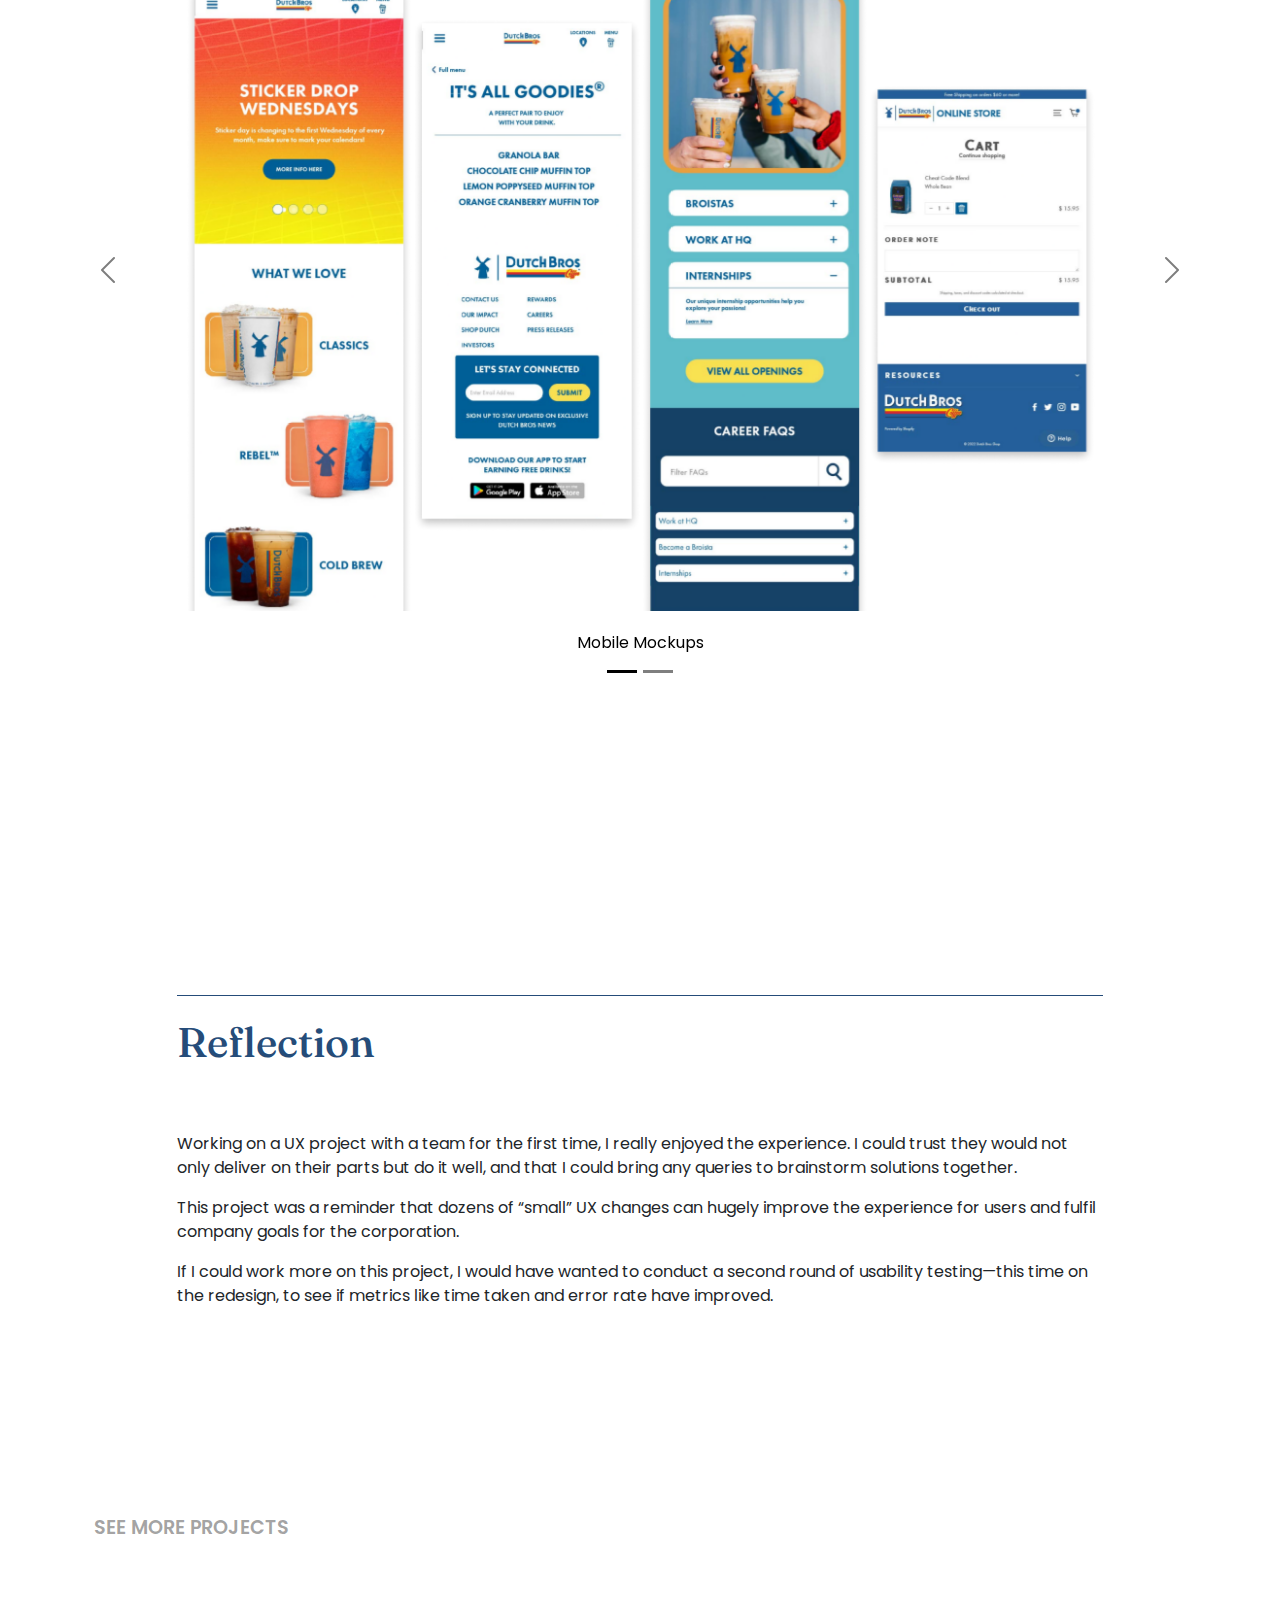
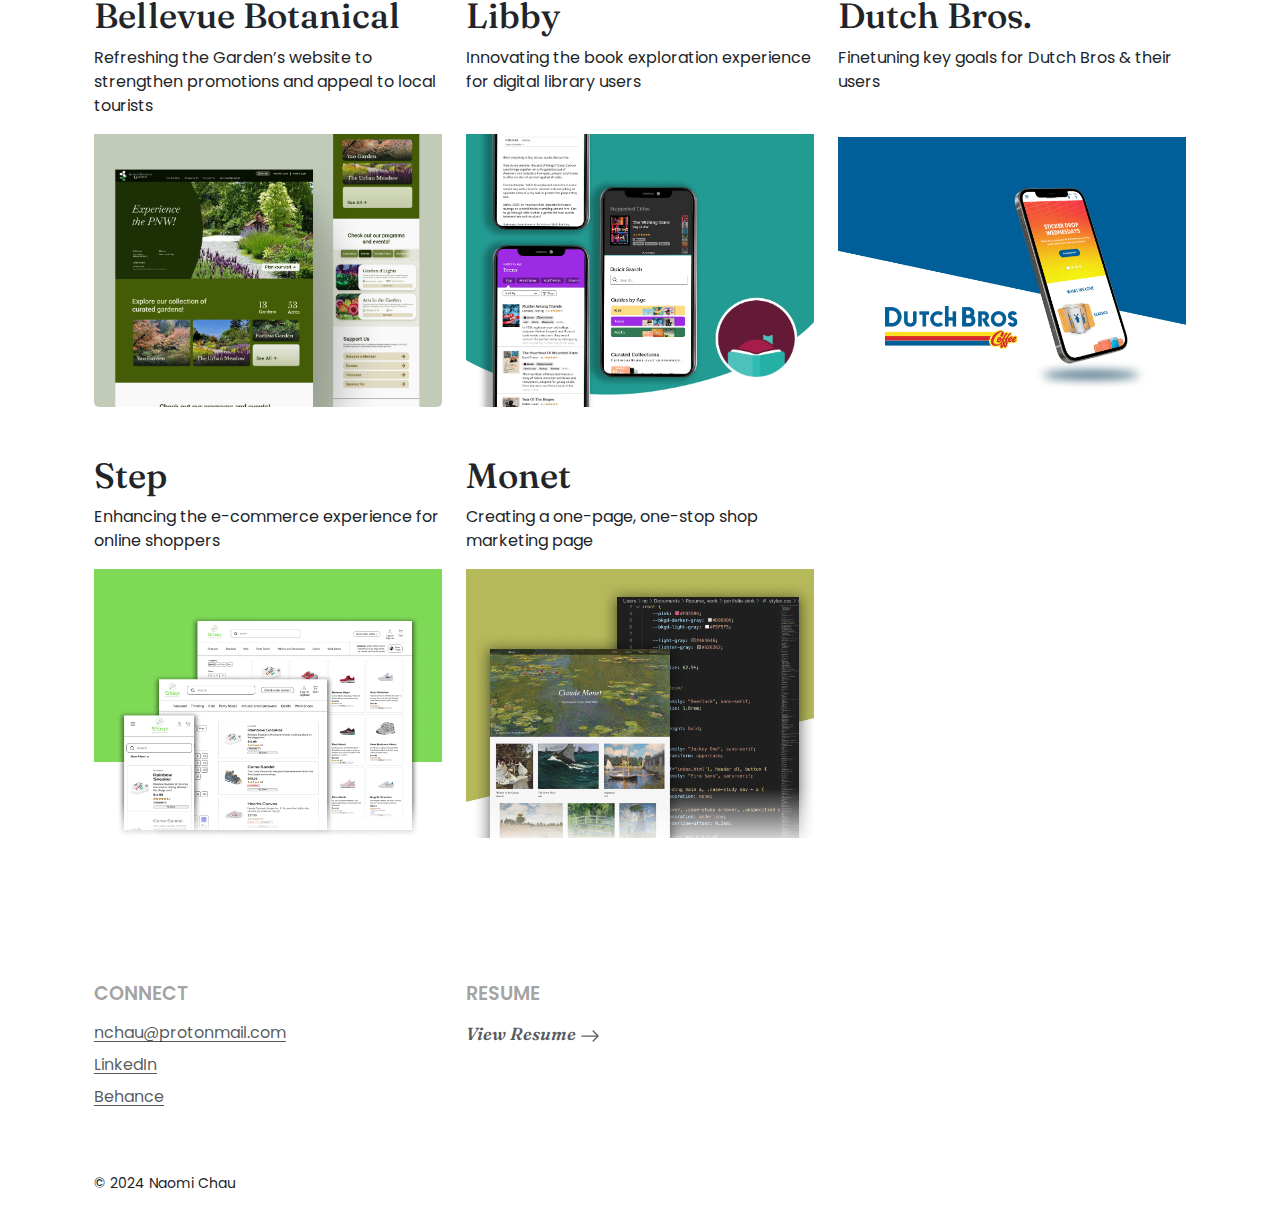
<file: projects/dutchbros/dutchbros.html>
<!doctype html>
<html lang="en">
  <head>
    <meta charset="utf-8">
    <meta name="viewport" content="width=device-width, initial-scale=1">
    <title>Dutch Bros Case Study</title>
    <link href="https://cdn.jsdelivr.net/npm/bootstrap@5.3.3/dist/css/bootstrap.min.css" rel="stylesheet" integrity="sha384-QWTKZyjpPEjISv5WaRU9OFeRpok6YctnYmDr5pNlyT2bRjXh0JMhjY6hW+ALEwIH" crossorigin="anonymous">
    <link href="../../style.css" rel="stylesheet">
  </head>
  <body class="project">
    <script src="../../script.js" defer></script>

    <!--Section: Nav-->
    <div class="container">
        <nav class="navbar navbar-expand-lg">
            <h2 class="visually-hidden">Main Navigation</h2>
            <div class="container-fluid">
                <a class="navbar-brand" href="../../index.html"><img src="../../images/Short-Logo.svg" alt="Naomi Chau"></a>
                <button class="navbar-toggler" type="button" data-bs-toggle="collapse" data-bs-target="#navbarSupportedContent" aria-controls="navbarSupportedContent" aria-expanded="false" aria-label="Toggle navigation">
                  <span class="navbar-toggler-icon"></span>
                </button>
                <div class="collapse navbar-collapse" id="navbarSupportedContent">
                  <ul class="navbar-nav ms-auto mb-2 mb-lg-0">
                    <li class="nav-item"><a class="nav-link px-1 mx-3 mb-0 pt-3 h5 text-body-secondary" href="../../about.html">About</a></li>
                    <li class="nav-item"><a class="nav-link px-1 mx-3 mb-0 pt-3 h5 text-body-secondary" href="#contact">Contact</a></li>
                    <li class="nav-item"><a class="nav-link px-1 mx-3 mb-0 pt-3 h5 text-body-secondary" href="../../resume.html">Resume</a></li>
                  </ul>
                </div>
            </div>
        </nav>
    </div>
      
    <!--Section: Header- project banner and info.-->
    <header class="container">
        <h2>Dutch Bros</h2>
        <p class="lead">Finetuning key goals for Dutch Bros & their users</p>
        <img src="dutchbros-banner.png" alt="project banner image">
    </header>

    <section>
        <h3 class="visually-hidden">About the Project</h3>
        <div class="container">
            <section class="row mt-4">
                <div class="col-9">
                    <h4>Overview</h4>
                    <p>Dutch Bros., a coffee and drink chain, needed to ensure their website satisfied the key goals of users and supported company needs. Reaching out to Dutch Bros. patrons and coffee drinkers, we uncovered key goals as well as deficiencies in the site. With research in hand, I streamlined the website, with a focus on clarifying the site structure & available features.</p>
                </div>
                <div class="col-sm-3">
                    <dl>
                        <dt>My Role</dt>
                        <dd>UX Researcher, UX Designer, UI Designer</dd>
                        <dt>Team</dt>
                        <dd>Frances Weller, Kimberly Yasutake, and Tyler Waite</dd>
                        <dt>Timeframe</dt>
                        <dd>6 weeks</dd>
                    </dl>
                </div>
            </section>
        </div>

        <div class="container-fluid bg-secondary pb-4 pt-4 mt-4">
            <section class="container" id="process">
                <h4 class="text-center mb-4">Process</h4>
                <ol class="list-group list-group-numbered flex-sm-row justify-content-center">
                    <li class="list-group-item bg-transparent border-0">
                        <h5>Research (Team)</h5>
                        <ol class="list-group list-unstyled">
                            <li>Survey</li>
                            <li>Web Accessibility Analysis</li>
                            <li>Usability Testing</li>
                        </ol>
                    </li>
                    <li class="list-group-item bg-transparent border-0">
                        <h5>Define Design Needs (Team)</h5>
                        <ol class="list-group list-unstyled">
                            <li>Personas</li>
                            <li>Insights</li>
                            <li>Conclusion</li>
                        </ol>
                    </li>
                    <li class="list-group-item bg-transparent border-0">
                        <h5>Design (Solo)</h5>
                        <ol class="list-group list-unstyled">
                            <li>UX Solutions</li>
                            <li>Visual Result</li>
                        </ol>
                    </li>
                  </ol>
            </section>
        </div>
    </section>

    <main class="container">
        <!--Section: Research-->
        <section class="row">
            <div class="col-10 mx-auto">
                <h3>Research</h3>
                <p class="mt-2 ">After familiarizing ourselves with the Dutch Bros. website and getting a feel for the company’s goals, we set out to learn about the website’ users and their pain points via a survey.</p>
                <p class="mb-3">With user and company needs in hand, we looked for pain points preventing fulfilment of those needs by conducting a usability test targeted towards key tasks and a general web accessibility analysis.</p>

                <div class="container-fluid insights-table">
                    <div class="row">
                        <div class="col py-3 bg-primary text-light display-6">3 stages of research to learn about users, the company, and usability issues</div>
                    </div>

                    <div class="row text-primary">
                        <div class="col border border-primary px-4 py-2 insight">
                            <h5 class="my-3">Survey</h5>
                            <p>General understanding of users from demographics to key needs</p>
                            <p>38 responses</p>
                        </div>
                        <div class="col-12 col-lg border border-primary px-4 py-2 insight">
                            <h5 class="my-3">Web Accessibility Analysis</h5>
                            <p>General analysis to find issues that prevent user access</p>
                            <p>150+ guidelines</p>
                        </div>
                        <div class="col border border-primary px-4 py-2 insight">
                            <h5 class="my-3">Usability Testing</h5>
                            <p>Targeting key tasks to find pain points and deeper insights and verify issues identified by heuristics</p>
                            <p>8 participants</p>
                        </div>
                    </div>
                </div>
            </div>
        </section>

        <!--Section: Define-->
        <section class="row">
            <div class="col-10 mx-auto">
                <h3>Define Design Needs</h3>

                <section>
                    <h4>Personas</h4>
                    <p>Based on research data, we created 2 personas to represent our target audience. It is important for Dutch Bros to accommodate patrons who want to be in and out like Sally, as well as patrons who are constantly on their feet and want an oasis in Dutch Bros.</p>
                    <div class="container-fluid">
                        <div class="row">
                            <div class="col-12 col-xl"><img class="img-fluid" src="dutchbros-personas-1.png" alt=""></div>
                            <div class="col-12 col-xl"><img class="img-fluid" src="dutchbros-personas-2.png" alt=""></div>
                        </div>
                    </div>
                </section>
                
                <section>
                    <h4>Insights</h4>

                    <div class="container-fluid insights-table">
                        <div class="row">
                            <div class="col py-3 bg-primary text-light display-6">Users often take much longer than needed, or are completely unable to complete the key tasks</div>
                        </div>
                        <div class="row text-primary">
                            <div class="col border border-primary pt-3 px-4 insight">
                                <h5 class="mb-1">Time-saving Features Go Unnoticed</h5>
                                <p>Overlooking certain time-saving features, users take much longer than needed to complete key tasks.</p>
                                <ul class="ps-3">
                                    <li>Buttons without labels mystified users, leading to a 10 second task taking an average of 1.5 minutes.</li>
                                    <li class="mt-2">When asked to find the age requirement of working at Dutch Bros, users needed an average of 1.5 minutes. Using the existing search bar would reduce it to seconds. </li>
                                </ul>
                            </div>
                            <div class="col-12 col-lg border border-primary pt-3 px-4 insight">
                                <h5 class="mb-1">Impossible to navigate</h5>
                                <p>With a mystifying site structure, users are outright unable to complete key tasks, with one participant even stating they would give up in a real situation.</p>
                                <ul class="ps-3">
                                    <li class="mt-2">Users are confused, with a 38% failure rate navigating between the main site and Dutch Bro’s e-commerce site. Users didn’t realize the Dutch Bro’s e-commerce site is a different site altogether rather than being a subsection of the main site.</li>
                                    <li class="mt-2">25% of users were unable to find a HQ job opening as the deceptively named “View Openings” button only showed barista openings.</li>
                                </ul>
                            </div>
                            <div class="col-12 col-lg border border-primary pt-3 px-4 insight">
                                <h5 class="mb-1">Wrong signal, No signal</h5>
                                <p>Visual noise misleads users, leading to confusion.</p>
                                <ul class="ps-3">
                                    <li>Snack listings look clickable but aren’t, leading users confused when they think they can access nutritional information if they click on the listing.</li>
                                    <li class="mt-2">Horizontal scrolling worked great for mobile users, but not for desktop users. With a non-conventional trigger and no visual controls, 25% of users were unable to complete the task.  as it required a non-standard trigger of a click & drag. </li>
                                </ul>
                            </div>
                        </div>
                    </div>
                </section>
                <section>
                    <h4>Conclusion</h4>
                    <p class="lead">Clearly, convenience and speed were major concerns of users, but the Dutch Bros site had deficiencies that wasted time and prevented easy navigation. How might we streamline users’ ability to accomplish key tasks?</p>
                </section>
            </div>
        </section>

        <!--Section: Design-->
        <section class="row">
            <div class="col-10 mx-auto">
                <h3>Design</h3>

                <section>
                    <h4>Solutions</h4>
                    <p>As ineffectual visual cues caused wasted time, the redesign would focus on reworking visual cues and the wording of labels.</p>
                    <p>Navigation issues were partially caused by poor denotation of site structure. Technical limitations were also a factor as the site had to host key features on 3rd party services.</p>
                    <p>UX can soften these issues by giving users a clear mental model of the site structure, signposting status changes, and providing an easy way to navigate back to the main site.</p>

                    <div class="container-fluid insights-table">
                        <div class="row">
                            <div class="col py-3 bg-primary text-light display-6">Enable quick and easy completion of key tasks by resolving time-wasting issues in the website</div>
                        </div>

                        <div class="row text-primary">
                            <div class="col border border-primary px-4 py-2 insight">
                                <h5 class="my-3">Reworked visual cues & labels</h5>
                                <ul class="ps-3">
                                    <li>Implemented descriptive wording so users have a clear picture of where they’ll go if they click the button</li>
                                    <li class="mt-2">Targeted overlooked features to add visual emphasis such as increasing the size of the FAQ search bar</li>
                                    <li class="mt-2">Aligned user expectations by removing "clickable" visual cues from unclickable items</li>
                                </ul>
                            </div>

                            <div class="col-12 col-lg border border-primary px-4 py-2 insight">        
                                <h5 class="my-3">Enabled navigation</h5>
                                <ul class="ps-3">
                                    <li>Clarified site structure by signposting that Dutch Bros e-commerce is a separate site </li>
                                    <li class="mt-2">Clearly featured a “back to main site" button on the e-commerce site</li>
                                    <li class="mt-2">Aggregated all job openings in the same page</li>
                                </ul>
                            </div>
                        </div>
                    </div>
                </section>

                <section>
                    <h4>Visual Results</h4>

                    <p>With solutions in hand, I revised the discovered problem areas, showcasing the visual implementation through high fidelity mockups.</p>

                    <div id="slides-carousel" class="carousel carousel-fade slide carousel-dark" data-bs-ride="carousel">
                        <div class="carousel-indicators">
                          <button type="button" data-bs-target="#slides-carousel" data-bs-slide-to="0" class="active" aria-current="true" aria-label="Slide 1"></button>
                          <button type="button" data-bs-target="#slides-carousel" data-bs-slide-to="1" aria-label="Slide 2"></button>
                        </div>
                        
                        <div class="carousel-inner">
                          <div class="carousel-item active">
                            <img src="dutchbros-mobile-mockups.png" class="d-block w-100" alt="...">
                            <div class="carousel-caption d-none d-md-block">
                              <p>Mobile Mockups</p>
                            </div>
                          </div>
                          <div class="carousel-item">
                            <img src="dutchbros-desktop-mockups.png" class="d-block w-100" alt="...">
                            <div class="carousel-caption d-none d-md-block">
                              <p>Desktop Mockups</p>
                            </div>
                          </div>
                        </div>

                        <button class="carousel-control-prev" type="button" data-bs-target="#slides-carousel" data-bs-slide="prev">
                          <span class="carousel-control-prev-icon" aria-hidden="true"></span>
                          <span class="visually-hidden">Previous</span>
                        </button>
                        <button class="carousel-control-next" type="button" data-bs-target="#slides-carousel" data-bs-slide="next">
                          <span class="carousel-control-next-icon" aria-hidden="true"></span>
                          <span class="visually-hidden">Next</span>
                        </button>
                      </div>
                </section>
            </div>
        </section>

        <!--Section: Reflection-->
        <section class="row">
            <div class="col-10 mx-auto">
                <h3>Reflection</h3>
                <p>Working on a UX project with a team for the first time, I really enjoyed the experience. I could trust they would not only deliver on their parts but do it well, and that I could bring any queries to brainstorm solutions together.</p>
                <p>This project was a reminder that dozens of “small” UX changes can hugely improve the experience for users and fulfil company goals for the corporation.</p>
                <p>If I could work more on this project, I would have wanted to conduct a second round of usability testing—this time on the redesign, to see if metrics like time taken and error rate have improved.</p>
            </div>
        </section>
    </main>
    <!--Section: Works-->
    <section class="container px-4" id="works">
        <h2 class="mt-5">See More Projects</h2>
        <div class="row gx-4">
            <div class="col-12 col-md-6 col-lg-4">
                <a href="../../projects/botanical/botanical.html">
                    <div class="card">
                        <div class="card-body px-0">
                            <h3 class="card-title">Bellevue Botanical</h3>
                            <p class="card-text">Refreshing the Garden’s website to strengthen promotions and appeal to local tourists</p>  
                        </div>
                        <div class="bg-image"><img src="../../images/botanical-cover.png" class="card-img-bottom" alt="..."></div>
                    </div>
                </a>
            </div>
            
            <div class="col-12 col-md-6 col-lg-4">
                <a href="../../projects/libby/libby.html">
                    <div class="card">
                        <div class="card-body px-0">
                            <h3 class="card-title">Libby</h3>
                            <p class="card-text">Innovating the book exploration experience for digital library users</p>  
                        </div>
                        <div class="bg-image"><img src="../../images/libby-cover.png" class="card-img-bottom" alt="..."></div>
                    </div>
                </a>
            </div>
        
            <div class="col-12 col-md-6 col-lg-4">
                <a href="#">
                    <div class="card">
                        <div class="card-body px-0">
                            <h3 class="card-title">Dutch Bros.</h3>
                            <p class="card-text">Finetuning key goals for Dutch Bros & their users</p>  
                        </div>
                        <div class="bg-image"><img src="../../images/dutchbros-cover.png" class="card-img-bottom" alt="..."></div>
                    </div>
                </a>
            </div>
        
            <div class="col-12 col-md-6 col-lg-4">
                <a href="../../projects/step/step.html">
                    <div class="card">
                        <div class="card-body px-0">
                            <h3 class="card-title">Step</h3>
                            <p class="card-text">Enhancing the e-commerce experience for online shoppers</p>  
                        </div>
                        <div class="bg-image"><img src="../../images/step-cover.png" class="card-img-bottom" alt="..."></div>
                    </div>
                </a>
            </div>
        
            <div class="col-12 col-md-6 col-lg-4">
                <a href="../../projects/monet/monet.html">
                    <div class="card">
                        <div class="card-body px-0">
                            <h3 class="card-title">Monet</h3>
                            <p class="card-text">Creating a one-page, one-stop shop marketing page</p>  
                        </div>
                        <div class="bg-image"><img src="../../images/monet-cover.png" class="card-img-bottom" alt="..."></div>
                    </div>
                </a>
            </div>
        </div>
    </section>

  <!--Section: Footer-->


   
      
      
    <script src="https://cdn.jsdelivr.net/npm/bootstrap@5.3.3/dist/js/bootstrap.bundle.min.js" integrity="sha384-YvpcrYf0tY3lHB60NNkmXc5s9fDVZLESaAA55NDzOxhy9GkcIdslK1eN7N6jIeHz" crossorigin="anonymous"></script>
  </body>
</html>
</file>
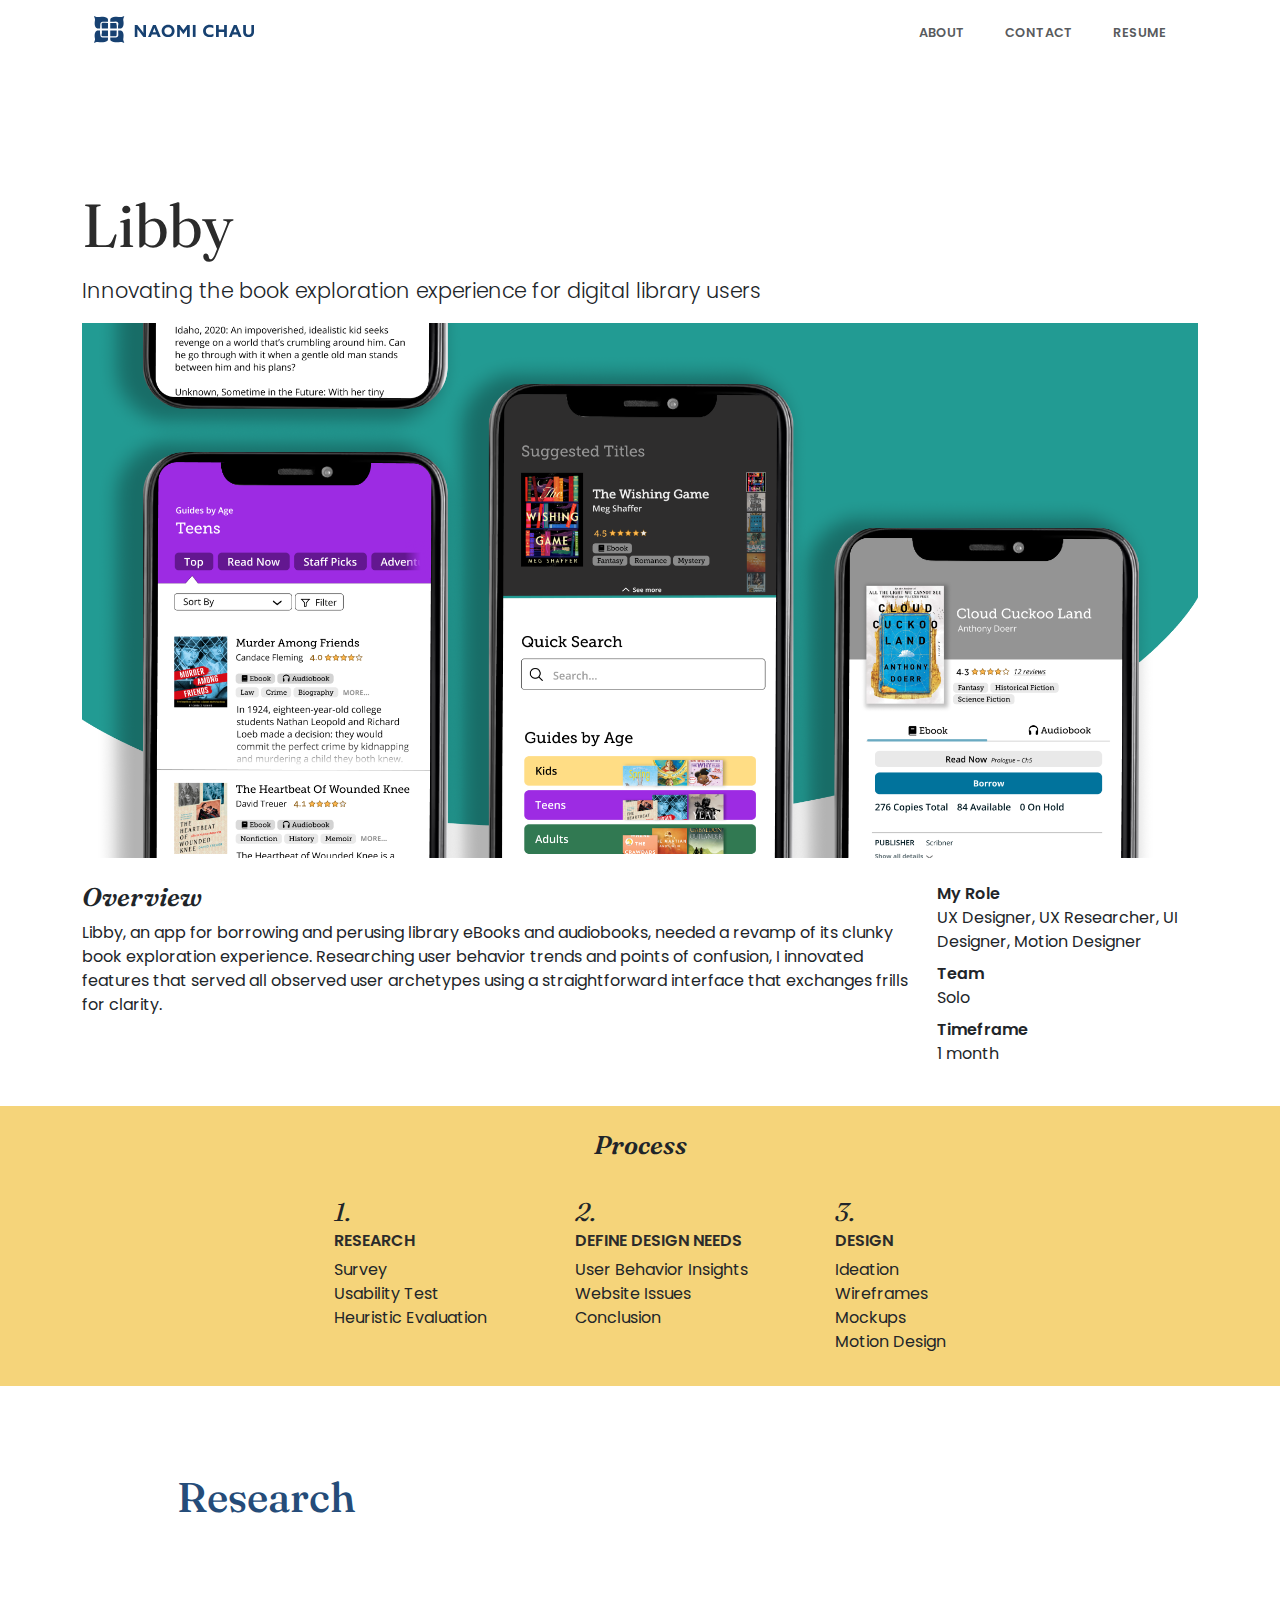
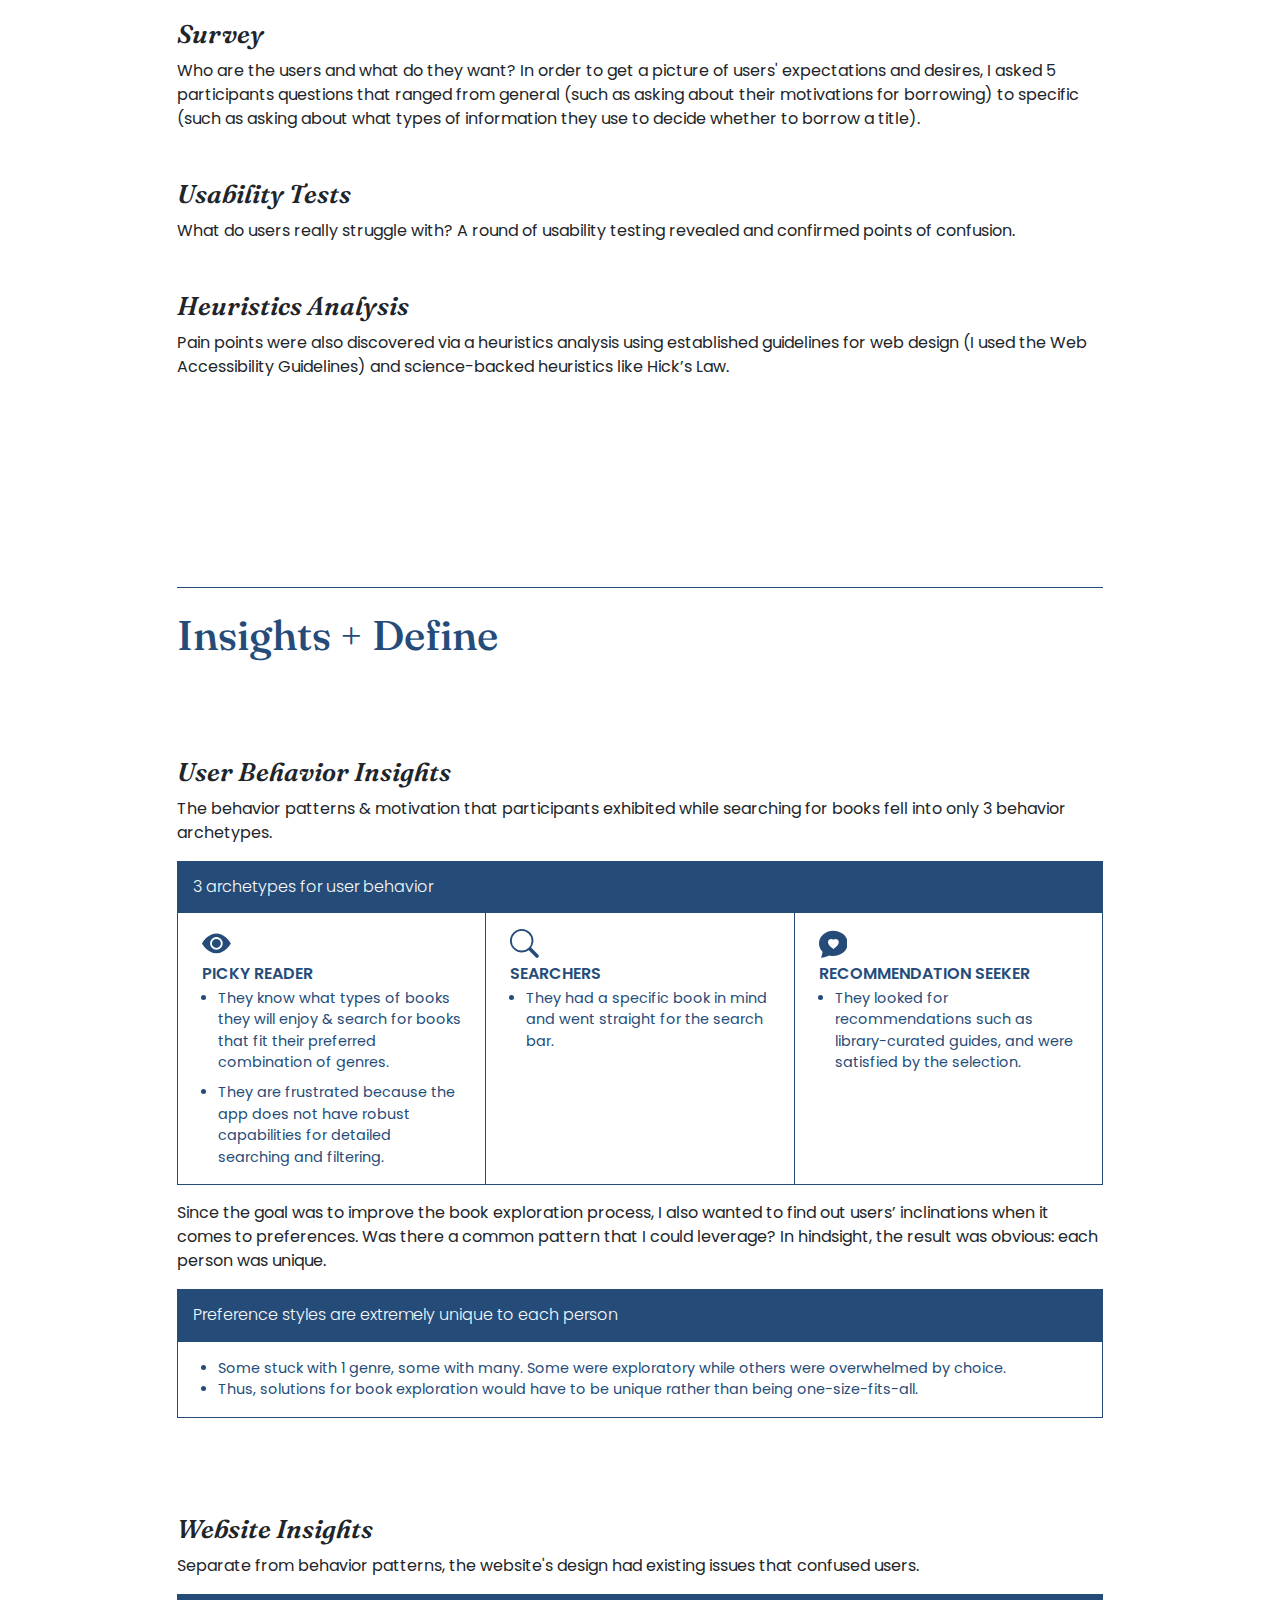
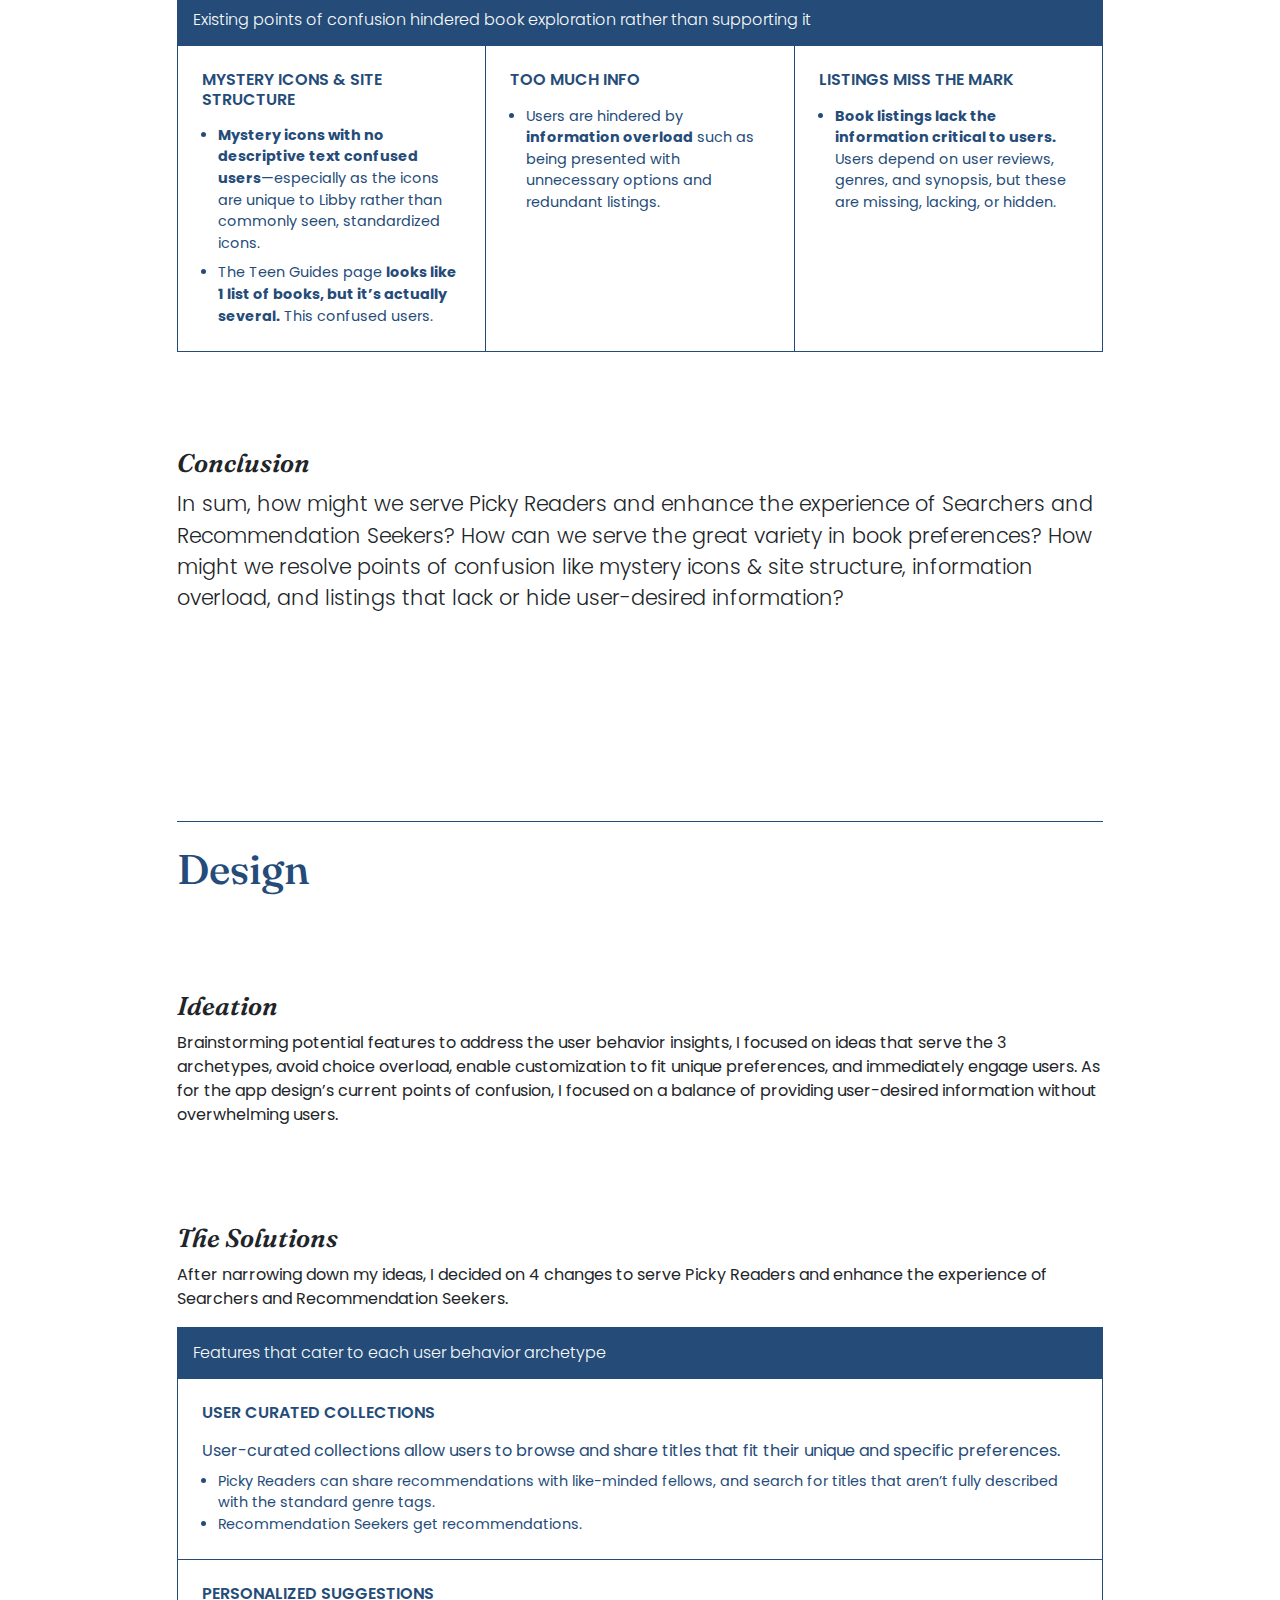
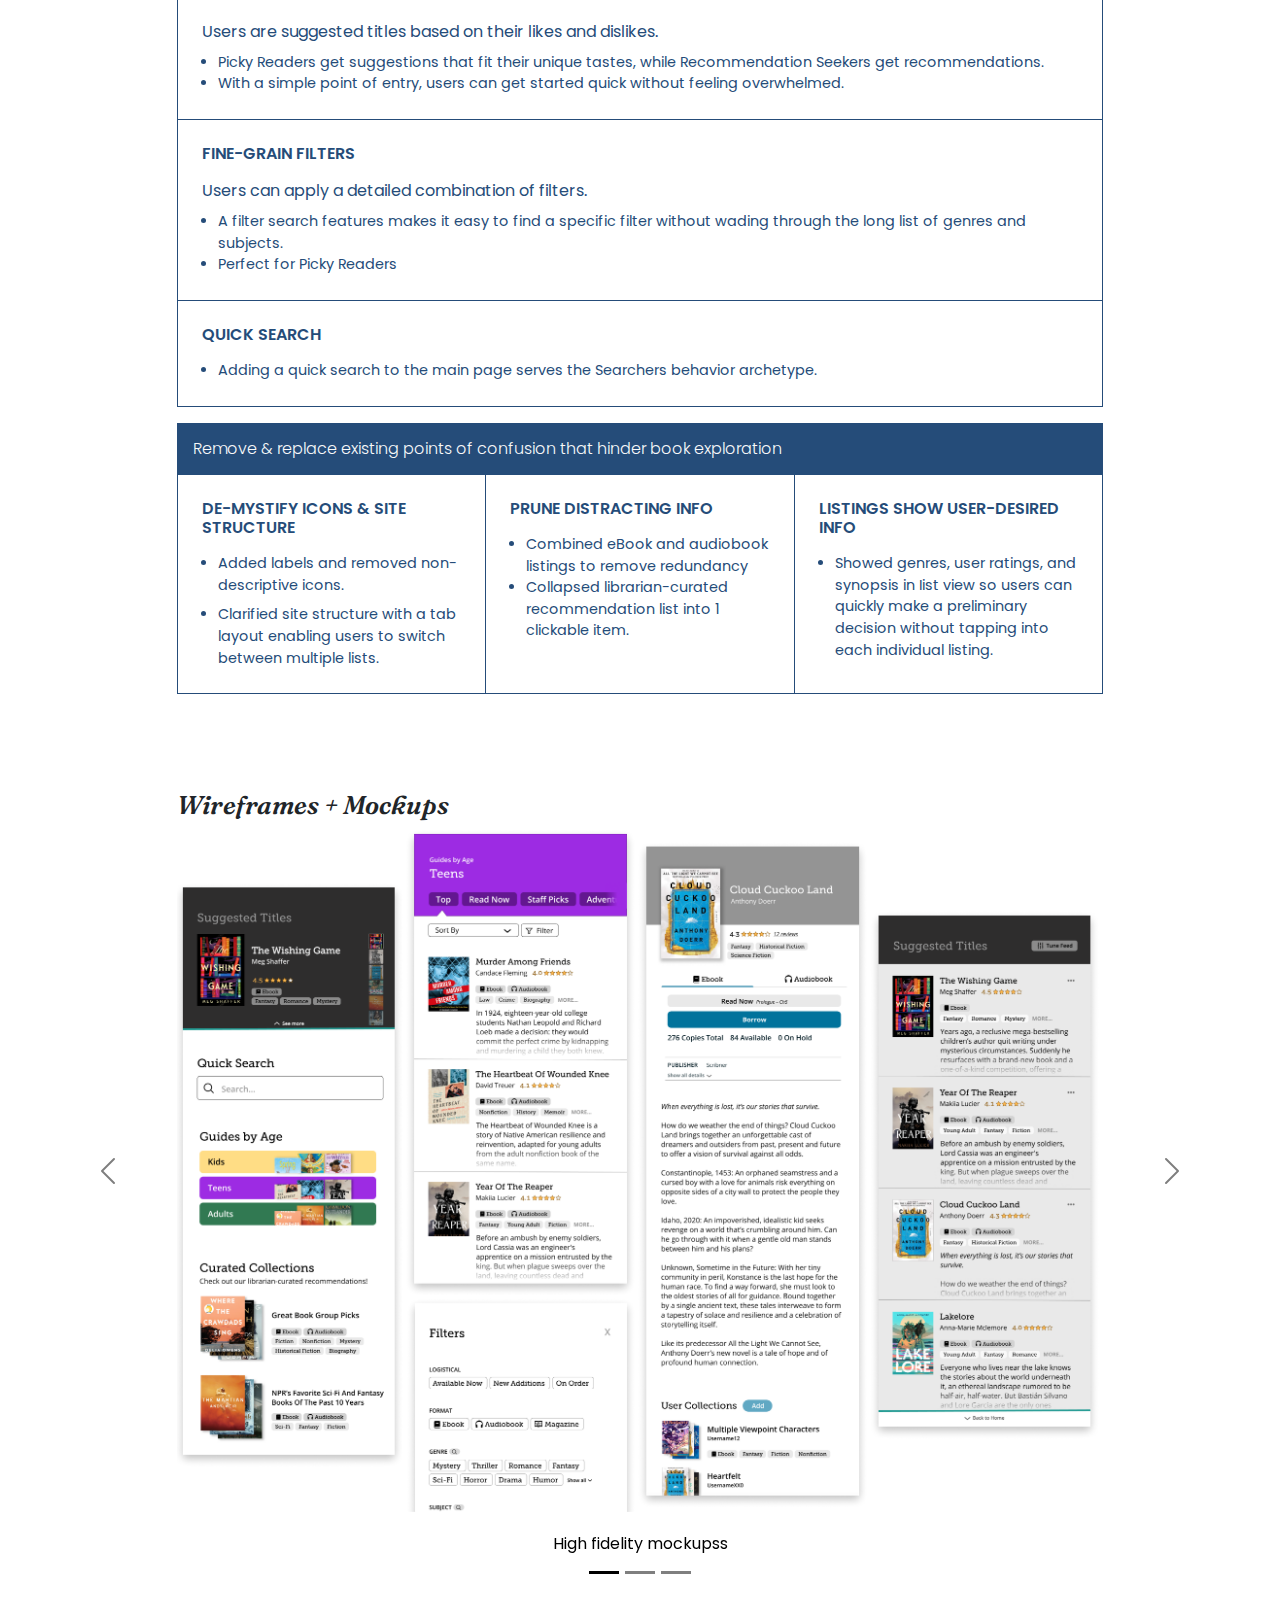
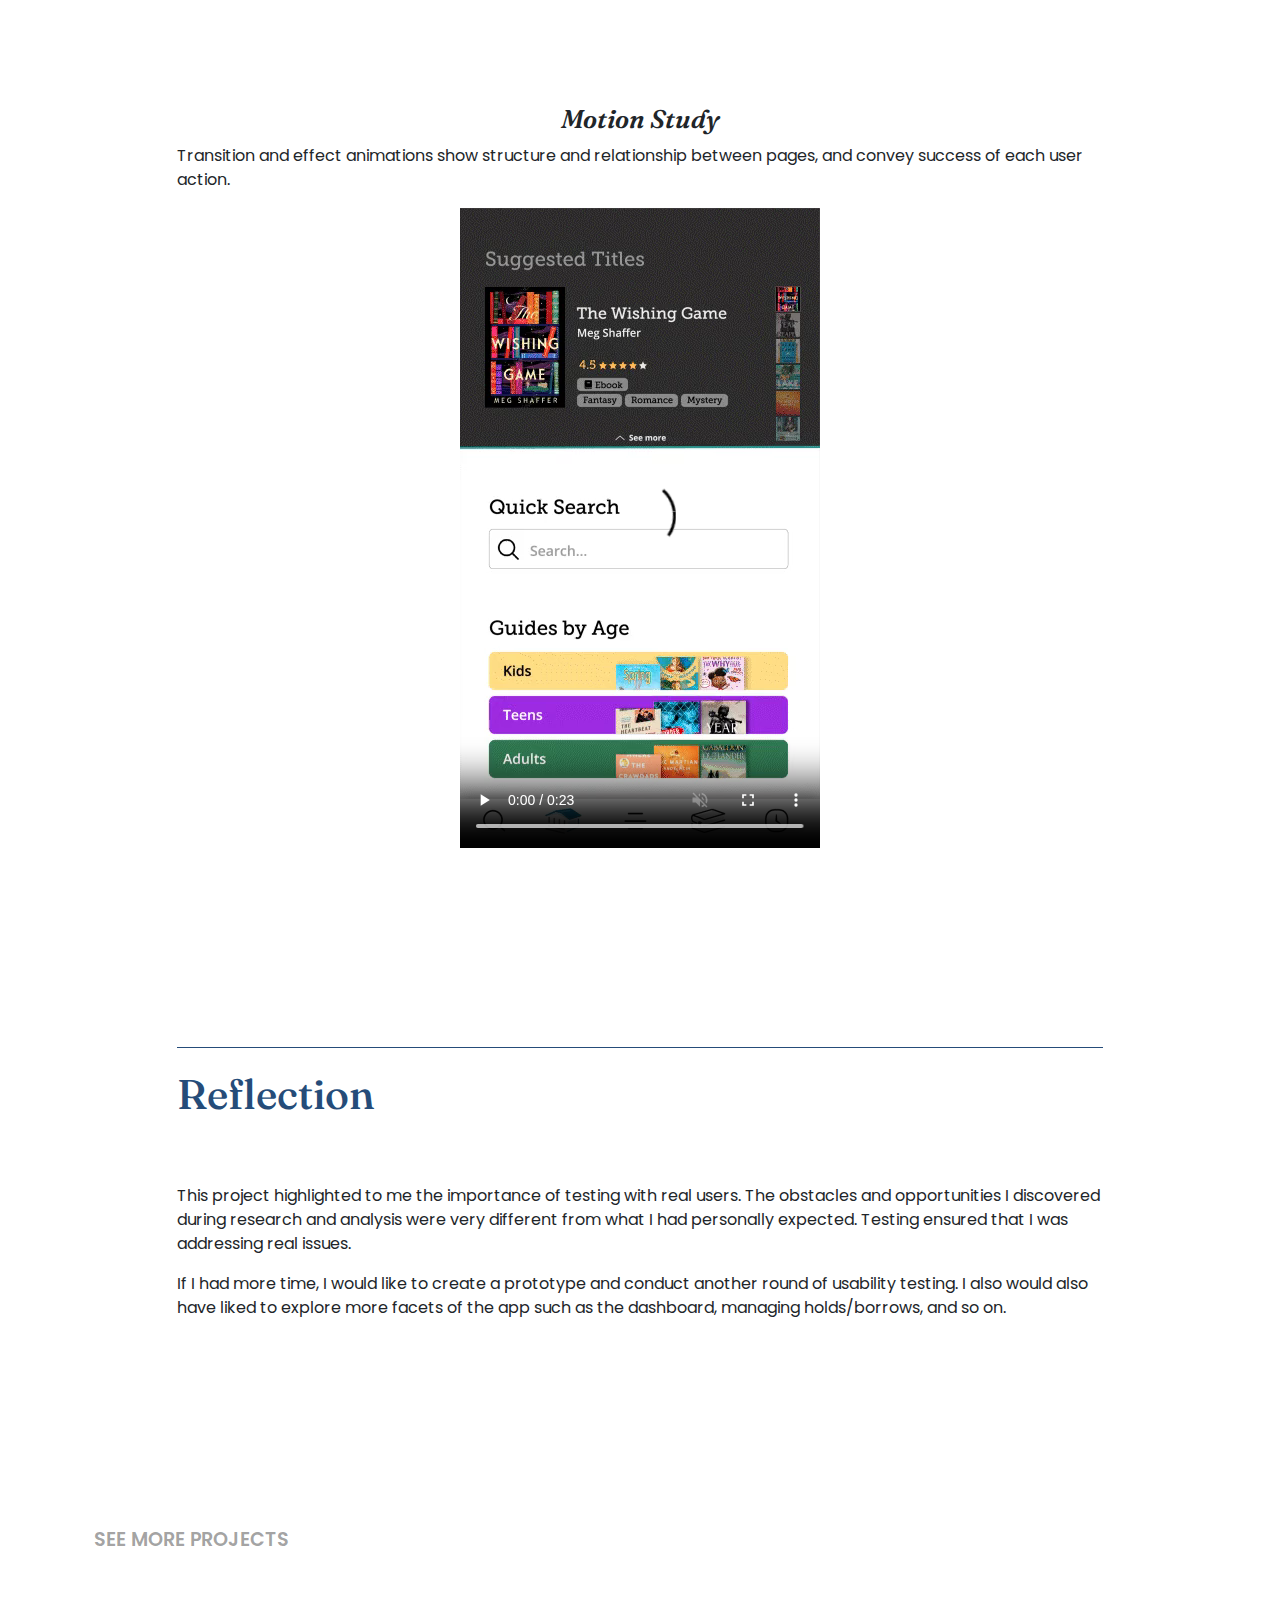
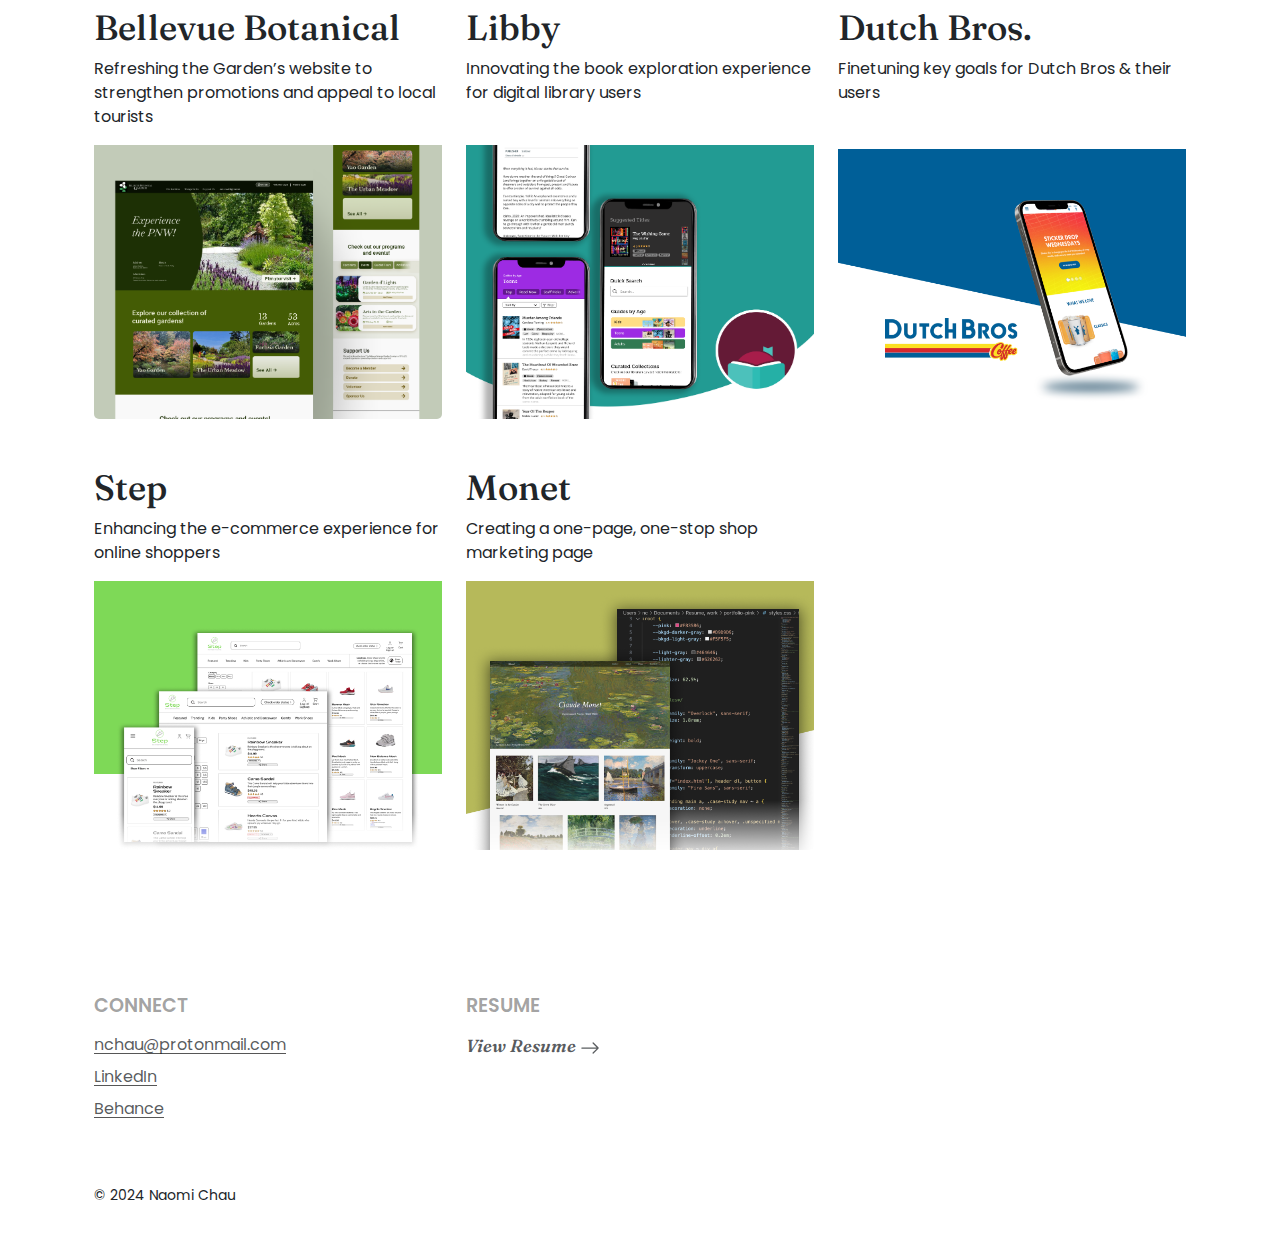
<file: projects/libby/libby.html>
<!doctype html>
<html lang="en">
  <head>
    <meta charset="utf-8">
    <meta name="viewport" content="width=device-width, initial-scale=1">
    <title>Libby UX Case Study</title>
    <link href="https://cdn.jsdelivr.net/npm/bootstrap@5.3.3/dist/css/bootstrap.min.css" rel="stylesheet" integrity="sha384-QWTKZyjpPEjISv5WaRU9OFeRpok6YctnYmDr5pNlyT2bRjXh0JMhjY6hW+ALEwIH" crossorigin="anonymous">
    <link href="../../style.css" rel="stylesheet">
  </head>
  <body class="project">
    <script src="../../script.js" defer></script>
    <!--Section: Nav-->
    <div class="container">
        <nav class="navbar navbar-expand-lg">
            <h2 class="visually-hidden">Main Navigation</h2>
            <div class="container-fluid">
                <a class="navbar-brand" href="../../index.html"><img src="../../images/Short-Logo.svg" alt="Naomi Chau"></a>
                <button class="navbar-toggler" type="button" data-bs-toggle="collapse" data-bs-target="#navbarSupportedContent" aria-controls="navbarSupportedContent" aria-expanded="false" aria-label="Toggle navigation">
                  <span class="navbar-toggler-icon"></span>
                </button>
                <div class="collapse navbar-collapse" id="navbarSupportedContent">
                  <ul class="navbar-nav ms-auto mb-2 mb-lg-0">
                    <li class="nav-item"><a class="nav-link px-1 mx-3 mb-0 pt-3 h5 text-body-secondary" href="../../about.html">About</a></li>
                    <li class="nav-item"><a class="nav-link px-1 mx-3 mb-0 pt-3 h5 text-body-secondary" href="#contact">Contact</a></li>
                    <li class="nav-item"><a class="nav-link px-1 mx-3 mb-0 pt-3 h5 text-body-secondary" href="../../resume.html">Resume</a></li>
                  </ul>
                </div>
            </div>
        </nav>
    </div>
      
    <!--Section: Header- project banner and info.-->
    <header class="container">
        <h2>Libby</h2>
        <p class="lead">Innovating the book exploration experience for digital library users</p>
        <img src="libby-banner.png" alt="project banner image">
    </header>

    <section>
        <h3 class="visually-hidden">About the Project</h3>
        <div class="container">
            <section class="row mt-4">
                <div class="col-9">
                    <h4>Overview</h4>
                    <p>Libby, an app for borrowing and perusing library eBooks and audiobooks, needed a revamp of its clunky book exploration experience. Researching user behavior trends and points of confusion, I innovated features that served all observed user archetypes using a straightforward interface that exchanges frills for clarity.</p>
                </div>
                <div class="col-sm-3">
                    <dl>
                        <dt>My Role</dt>
                        <dd>UX Designer, UX Researcher, UI Designer, Motion Designer</dd>
                        <dt>Team</dt>
                        <dd>Solo</dd>
                        <dt>Timeframe</dt>
                        <dd>1 month</dd>
                    </dl>
                </div>
            </section>
        </div>

        <div class="container-fluid bg-secondary pb-4 pt-4 mt-4">
            <section class="container" id="process">
                <h4 class="text-center mb-4">Process</h4>
                <ol class="list-group list-group-numbered flex-sm-row justify-content-center">
                    <li class="list-group-item bg-transparent border-0">
                        <h5>Research</h5>
                        <ol class="list-group list-unstyled">
                            <li>Survey</li>
                            <li>Usability Test</li>
                            <li>Heuristic Evaluation</li>
                        </ol>
                    </li>
                    <li class="list-group-item bg-transparent border-0">
                        <h5>Define Design Needs</h5>
                        <ol class="list-group list-unstyled">
                            <li>User Behavior Insights</li>
                            <li>Website Issues</li>
                            <li>Conclusion</li>
                        </ol>
                    </li>
                    <li class="list-group-item bg-transparent border-0">
                        <h5>Design</h5>
                        <ol class="list-group list-unstyled">
                            <li>Ideation</li>
                            <li>Wireframes</li>
                            <li>Mockups</li>
                            <li>Motion Design</li>
                        </ol>
                    </li>
                  </ol>
            </section>
        </div>
    </section>

    <main class="container">
        <!--Section: Research-->
        <section class="row">
            <div class="col-10 mx-auto">
                <h3>Research</h3>
                <section>
                    <h4>Survey</h4>
                    <p>Who are the users and what do they want? In order to get a picture of users' expectations and desires, I asked 5 participants questions that ranged from general (such as asking about their motivations for borrowing) to specific (such as asking about what types of information they use to decide whether to borrow a title). </p>
                </section>
                <section>
                    <h4 class="mt-5">Usability Tests</h4>
                    <p>What do users really struggle with? A round of usability testing revealed and confirmed points of confusion.</p>
                </section>
                <section>
                    <h4 class="mt-5">Heuristics Analysis</h4>
                    <p>Pain points were also discovered via a heuristics analysis using established guidelines for web design (I used the Web Accessibility Guidelines) and science-backed heuristics like Hick’s Law.</p>
                </section>
            </div>
        </section>

        <!--Section: Define-->
        <section class="row">
            <div class="col-10 mx-auto">
                <h3>Insights + Define</h3>
                
                <section>
                    <h4>User Behavior Insights</h4>
                    <p>The behavior patterns & motivation that participants exhibited while searching for books fell into only 3 behavior archetypes.</p>

                    <div class="container-fluid insights-table">
                        <div class="row">
                            <div class="col py-3 bg-primary text-light display-6">3 archetypes for user behavior</div>
                        </div>
                        <div class="row text-primary">
                            <div class="col border border-primary pt-3 px-4 insight">
                                <svg xmlns="http://www.w3.org/2000/svg" width="16" height="16" fill="currentColor" class="bi bi-eye-fill" viewBox="0 0 16 16">
                                    <path d="M10.5 8a2.5 2.5 0 1 1-5 0 2.5 2.5 0 0 1 5 0"/>
                                    <path d="M0 8s3-5.5 8-5.5S16 8 16 8s-3 5.5-8 5.5S0 8 0 8m8 3.5a3.5 3.5 0 1 0 0-7 3.5 3.5 0 0 0 0 7"/>
                                </svg>
                                <h5 class="mb-1">Picky Reader</h5>
                                <ul class="ps-3">
                                    <li>They know what types of books they will enjoy & search for books that fit their preferred combination of genres.</li>
                                    <li class="mt-2">They are frustrated because the app does not have robust capabilities for detailed searching and filtering.</li>
                                </ul>
                            </div>
                            <div class="col-12 col-lg border border-primary pt-3 px-4 insight">
                                <svg xmlns="http://www.w3.org/2000/svg" width="16" height="16" fill="currentColor" class="bi bi-search" viewBox="0 0 16 16">
                                    <path d="M11.742 10.344a6.5 6.5 0 1 0-1.397 1.398h-.001q.044.06.098.115l3.85 3.85a1 1 0 0 0 1.415-1.414l-3.85-3.85a1 1 0 0 0-.115-.1zM12 6.5a5.5 5.5 0 1 1-11 0 5.5 5.5 0 0 1 11 0"/>
                                  </svg>
                                <h5 class="mb-1">Searchers</h5>
                                <ul class="ps-3">
                                    <li>They had a specific book in mind and went straight for the search bar.</li>
                                </ul>
                            </div>
                            <div class="col border border-primary pt-3 px-4 insight">
                                <svg xmlns="http://www.w3.org/2000/svg" width="16" height="16" fill="currentColor" class="bi bi-chat-heart-fill" viewBox="0 0 16 16">
                                    <path d="M8 15c4.418 0 8-3.134 8-7s-3.582-7-8-7-8 3.134-8 7c0 1.76.743 3.37 1.97 4.6-.097 1.016-.417 2.13-.771 2.966-.079.186.074.394.273.362 2.256-.37 3.597-.938 4.18-1.234A9 9 0 0 0 8 15m0-9.007c1.664-1.711 5.825 1.283 0 5.132-5.825-3.85-1.664-6.843 0-5.132"/>
                                  </svg>                                
                                <h5 class="mb-1">Recommendation Seeker</h5>
                                <ul class="ps-3">
                                    <li>They looked for recommendations such as library-curated guides, and were satisfied by the selection.</li>
                                </ul>
                            </div>
                        </div>
                    </div>

                    <p>Since the goal was to improve the book exploration process, I also wanted to find out users’ inclinations when it comes to preferences. Was there a common pattern that I could leverage? In hindsight, the result was obvious: each person was unique.</p>
                
                    <div class="container-fluid insights-table">
                        <div class="row">
                            <div class="col py-3 bg-primary text-light display-6">Preference styles are extremely unique to each person</div>
                        </div>
                        <div class="row text-primary">
                            <div class="col border border-primary pt-3 px-4">
                                <ul class="ps-3">
                                    <li>Some stuck with 1 genre, some with many. Some were exploratory while others were overwhelmed by choice. </li>
                                    <li>Thus, solutions for book exploration would have to be unique rather than being one-size-fits-all.</li>
                                </ul>
                            </div>
                        </div>
                    </div>
                </section>

                <section>
                    <h4>Website Insights</h4>
                    <p>Separate from behavior patterns, the website's design had existing issues that confused users.</p>

                    <div class="container-fluid insights-table">
                        <div class="row">
                            <div class="col py-3 bg-primary text-light display-6">Existing points of confusion hindered book exploration rather than supporting it</div>
                        </div>

                        <div class="row text-primary">
                            <div class="col border border-primary px-4 py-2 insight">
                                <h5 class="my-3">Mystery icons & site structure</h5>
                                <ul class="ps-3">
                                    <li><strong>Mystery icons with no descriptive text confused users</strong>—especially as the icons are unique to Libby rather than commonly seen, standardized icons.</li>
                                    <li class="mt-2">The Teen Guides page <strong>looks like 1 list of books, but it’s actually several.</strong> This confused users.</li>
                                </ul>
                            </div>
                            <div class="col-12 col-lg border border-primary px-4 py-2 insight">
                                <h5 class="my-3">Too Much Info</h5>
                                <ul class="ps-3">
                                    <li>Users are hindered by <strong>information overload</strong> such as being presented with unnecessary options and redundant listings.</li>
                                </ul>
                            </div>
                            <div class="col border border-primary px-4 py-2 insight">
                                <h5 class="my-3">Listings Miss the Mark</h5>
                                <ul class="ps-3">
                                    <li><strong>Book listings lack the information critical to users.</strong> Users depend on user reviews, genres, and synopsis, but these are missing, lacking, or hidden.</li>
                                </ul>
                            </div>
                        </div>
                    </div>
                </section>

                <section>
                    <h4>Conclusion</h4>
                    <p class="lead">In sum, how might we serve Picky Readers and enhance the experience of Searchers and Recommendation Seekers? How can we serve the great variety in book preferences? How might we resolve points of confusion like mystery icons & site structure, information overload, and listings that lack or hide user-desired information?</p>
                </section>

            </div>
        </section>

        <!--Section: Design-->
        <section class="row">
            <div class="col-10 mx-auto">
                <h3>Design</h3>

                <section>
                    <h4>Ideation</h4>
                    <p>Brainstorming potential features to address the user behavior insights, I focused on ideas that serve the 3 archetypes, avoid choice overload, enable customization to fit unique preferences, and immediately engage users. As for the app design’s current points of confusion, I focused on a balance of providing user-desired information without overwhelming users.</p>
                </section>

                <section>
                    <h4>The Solutions</h4>
                    <p>After narrowing down my ideas, I decided on 4 changes to serve Picky Readers and enhance the experience of Searchers and Recommendation Seekers.</p>

                    <div class="container-fluid insights-table">
                        <div class="row">
                            <div class="col py-3 bg-primary text-light display-6">Features that cater to each user behavior archetype</div>
                        </div>

                        <div class="row text-primary">
                            <div class="col border border-primary px-4 py-2 insight">
                                <h5 class="my-3">User Curated Collections</h5>
                                <p class="mb-2">User-curated collections allow users to browse and share titles that fit their unique and specific preferences.</p>
                                <ul class="ps-3">
                                    <li>Picky Readers can share recommendations with like-minded fellows, and search for titles that aren’t fully described with the standard genre tags. </li>
                                    <li>Recommendation Seekers get recommendations.</li>
                                </ul>
                            </div>
                        </div>
                          
                        <div class="row text-primary">
                            <div class="col-12 border border-primary border-top-0 px-4 py-2 insight">        
                                <h5 class="my-3">Personalized Suggestions</h5>
                                <p class="mb-2">Users are suggested titles based on their likes and dislikes.</p>
                                <ul class="ps-3">
                                    <li>Picky Readers get suggestions that fit their unique tastes, while Recommendation Seekers get recommendations.</li>
                                    <li>With a simple point of entry, users can get started quick without feeling overwhelmed.</li>
                                </ul>
                            </div>
                        </div>

                        <div class="row text-primary">
                            <div class="col border border-primary border-top-0 px-4 py-2 insight">
                                <h5 class="my-3">Fine-Grain Filters</h5>
                                <p class="mb-2">Users can apply a detailed combination of filters.</p>
                                <ul class="ps-3">
                                    <li>A filter search features makes it easy to find a specific filter without wading through the long list of genres and subjects.</li>
                                    <li>Perfect for Picky Readers</li>
                                </ul>
                            </div>
                        </div>

                        <div class="row text-primary">
                            <div class="col-12 col-lg border border-primary border-top-0 px-4 py-2 insight">
                                <h5 class="my-3">Quick Search</h5>
                                <ul class="ps-3">
                                    <li>Adding a quick search to the main page serves the Searchers behavior archetype.</li>
                                </ul>
                            </div>
                        </div>
                    </div>

                    <div class="container-fluid insights-table">
                        <div class="row">
                            <div class="col py-3 bg-primary text-light display-6">Remove & replace existing points of confusion that hinder book exploration</div>
                        </div>

                        <div class="row text-primary">
                            <div class="col border border-primary px-4 py-2 insight">
                                <h5 class="my-3">De-mystify Icons & Site Structure</h5>
                                <ul class="ps-3">
                                    <li>Added labels and removed non-descriptive icons.</li>
                                    <li class="mt-2">Clarified site structure with a tab layout enabling users to switch between multiple lists.</li>
                                </ul>
                            </div>
                            <div class="col-12 col-lg border border-primary px-4 py-2 insight">
                                <h5 class="my-3">Prune Distracting Info</h5>
                                <ul class="ps-3">
                                    <li>Combined eBook and audiobook listings to remove redundancy</li>
                                    <li>Collapsed librarian-curated recommendation list into 1 clickable item.</li>
                                </ul>
                            </div>
                            <div class="col border border-primary px-4 py-2 insight">
                                <h5 class="my-3">Listings Show User-Desired Info</h5>
                                <ul class="ps-3">
                                    <li>Showed genres, user ratings, and synopsis in Iist view so users can quickly make a preliminary decision without tapping into each individual listing.</li>
                                </ul>
                            </div>
                        </div>
                    </div>
                </section>
                <section>
                    <h4>Wireframes + Mockups</h4>

                    <div id="slides-carousel" class="carousel carousel-fade slide carousel-dark" data-bs-ride="carousel">
                        <div class="carousel-indicators">
                          <button type="button" data-bs-target="#slides-carousel" data-bs-slide-to="0" class="active" aria-current="true" aria-label="Slide 1"></button>
                          <button type="button" data-bs-target="#slides-carousel" data-bs-slide-to="1" aria-label="Slide 2"></button>
                          <button type="button" data-bs-target="#slides-carousel" data-bs-slide-to="2" aria-label="Slide 3"></button>

                        </div>
                        
                        <div class="carousel-inner">
                          <div class="carousel-item active">
                            <img src="libby-mockups.png" class="d-block w-100" alt="...">
                            <div class="carousel-caption d-none d-md-block">
                              <p>High fidelity mockupss</p>
                            </div>
                          </div>
                          <div class="carousel-item">
                            <img src="libby-wireframes.png" class="d-block w-100" alt="...">
                            <div class="carousel-caption d-none d-md-block">
                              <p>Wireframes</p>
                            </div>
                          </div>
                          <div class="carousel-item">
                            <img src="libby-sketches.png" class="d-block w-100" alt="...">
                            <div class="carousel-caption d-none d-md-block">
                              <p>Sketched Wireframes and Interactions</p>
                            </div>
                          </div>

                        </div>

                        <button class="carousel-control-prev" type="button" data-bs-target="#slides-carousel" data-bs-slide="prev">
                          <span class="carousel-control-prev-icon" aria-hidden="true"></span>
                          <span class="visually-hidden">Previous</span>
                        </button>
                        <button class="carousel-control-next" type="button" data-bs-target="#slides-carousel" data-bs-slide="next">
                          <span class="carousel-control-next-icon" aria-hidden="true"></span>
                          <span class="visually-hidden">Next</span>
                        </button>
                      </div>
                </section>

                <section>
                    <h4 class="text-center">Motion Study</h4>
                    <p class="mb-3">Transition and effect animations show structure and relationship between pages, and convey success of each user action.</p>
                    <div class="container">
                        <div class="row text-center">
                            <div class="col mx-auto">
                                <video controls autoplay muted loop class="img-fluid">
                                    <source src="Libby_AllInteractionsFull.mp4">
                                </video>
                            </div>
                        </div>
                    </div>
                </section>
            </div>
        </section>

        <!--Section: Reflection-->
        <section class="row">
            <div class="col-10 mx-auto">
                <h3>Reflection</h3>
                <p>This project highlighted to me the importance of testing with real users. The obstacles and opportunities I discovered during research and analysis were very different from what I had personally expected. Testing ensured that I was addressing real issues.</p>
                <p>If I had more time, I would like to create a prototype and conduct another round of usability testing. I also would also have liked to explore more facets of the app such as the dashboard, managing holds/borrows, and so on.</p>
            </div>
        </section>
    </main>

<!--See more projects-->
    <!--Section: Works-->
    <section class="container px-4" id="works">
        <h2 class="mt-5">See More Projects</h2>
        <div class="row gx-4">
            <div class="col-12 col-md-6 col-lg-4">
                <a href="../../projects/botanical/botanical.html">
                    <div class="card">
                        <div class="card-body px-0">
                            <h3 class="card-title">Bellevue Botanical</h3>
                            <p class="card-text">Refreshing the Garden’s website to strengthen promotions and appeal to local tourists</p>  
                        </div>
                        <div class="bg-image"><img src="../../images/botanical-cover.png" class="card-img-bottom" alt="..."></div>
                    </div>
                </a>
            </div>
            
            <div class="col-12 col-md-6 col-lg-4">
                <a href="#">
                    <div class="card">
                        <div class="card-body px-0">
                            <h3 class="card-title">Libby</h3>
                            <p class="card-text">Innovating the book exploration experience for digital library users</p>  
                        </div>
                        <div class="bg-image"><img src="../../images/libby-cover.png" class="card-img-bottom" alt="..."></div>
                    </div>
                </a>
            </div>
        
            <div class="col-12 col-md-6 col-lg-4">
                <a href="../../projects/dutchbros/dutchbros.html">
                    <div class="card">
                        <div class="card-body px-0">
                            <h3 class="card-title">Dutch Bros.</h3>
                            <p class="card-text">Finetuning key goals for Dutch Bros & their users</p>  
                        </div>
                        <div class="bg-image"><img src="../../images/dutchbros-cover.png" class="card-img-bottom" alt="..."></div>
                    </div>
                </a>
            </div>
        
            <div class="col-12 col-md-6 col-lg-4">
                <a href="../../projects/step/step.html">
                    <div class="card">
                        <div class="card-body px-0">
                            <h3 class="card-title">Step</h3>
                            <p class="card-text">Enhancing the e-commerce experience for online shoppers</p>  
                        </div>
                        <div class="bg-image"><img src="../../images/step-cover.png" class="card-img-bottom" alt="..."></div>
                    </div>
                </a>
            </div>
        
            <div class="col-12 col-md-6 col-lg-4">
                <a href="../../projects/monet/monet.html">
                    <div class="card">
                        <div class="card-body px-0">
                            <h3 class="card-title">Monet</h3>
                            <p class="card-text">Creating a one-page, one-stop shop marketing page</p>  
                        </div>
                        <div class="bg-image"><img src="../../images/monet-cover.png" class="card-img-bottom" alt="..."></div>
                    </div>
                </a>
            </div>
        </div>
    </section>
   
    <!--Footer-->
      
    <script src="https://cdn.jsdelivr.net/npm/bootstrap@5.3.3/dist/js/bootstrap.bundle.min.js" integrity="sha384-YvpcrYf0tY3lHB60NNkmXc5s9fDVZLESaAA55NDzOxhy9GkcIdslK1eN7N6jIeHz" crossorigin="anonymous"></script>
  </body>
</html>
</file>
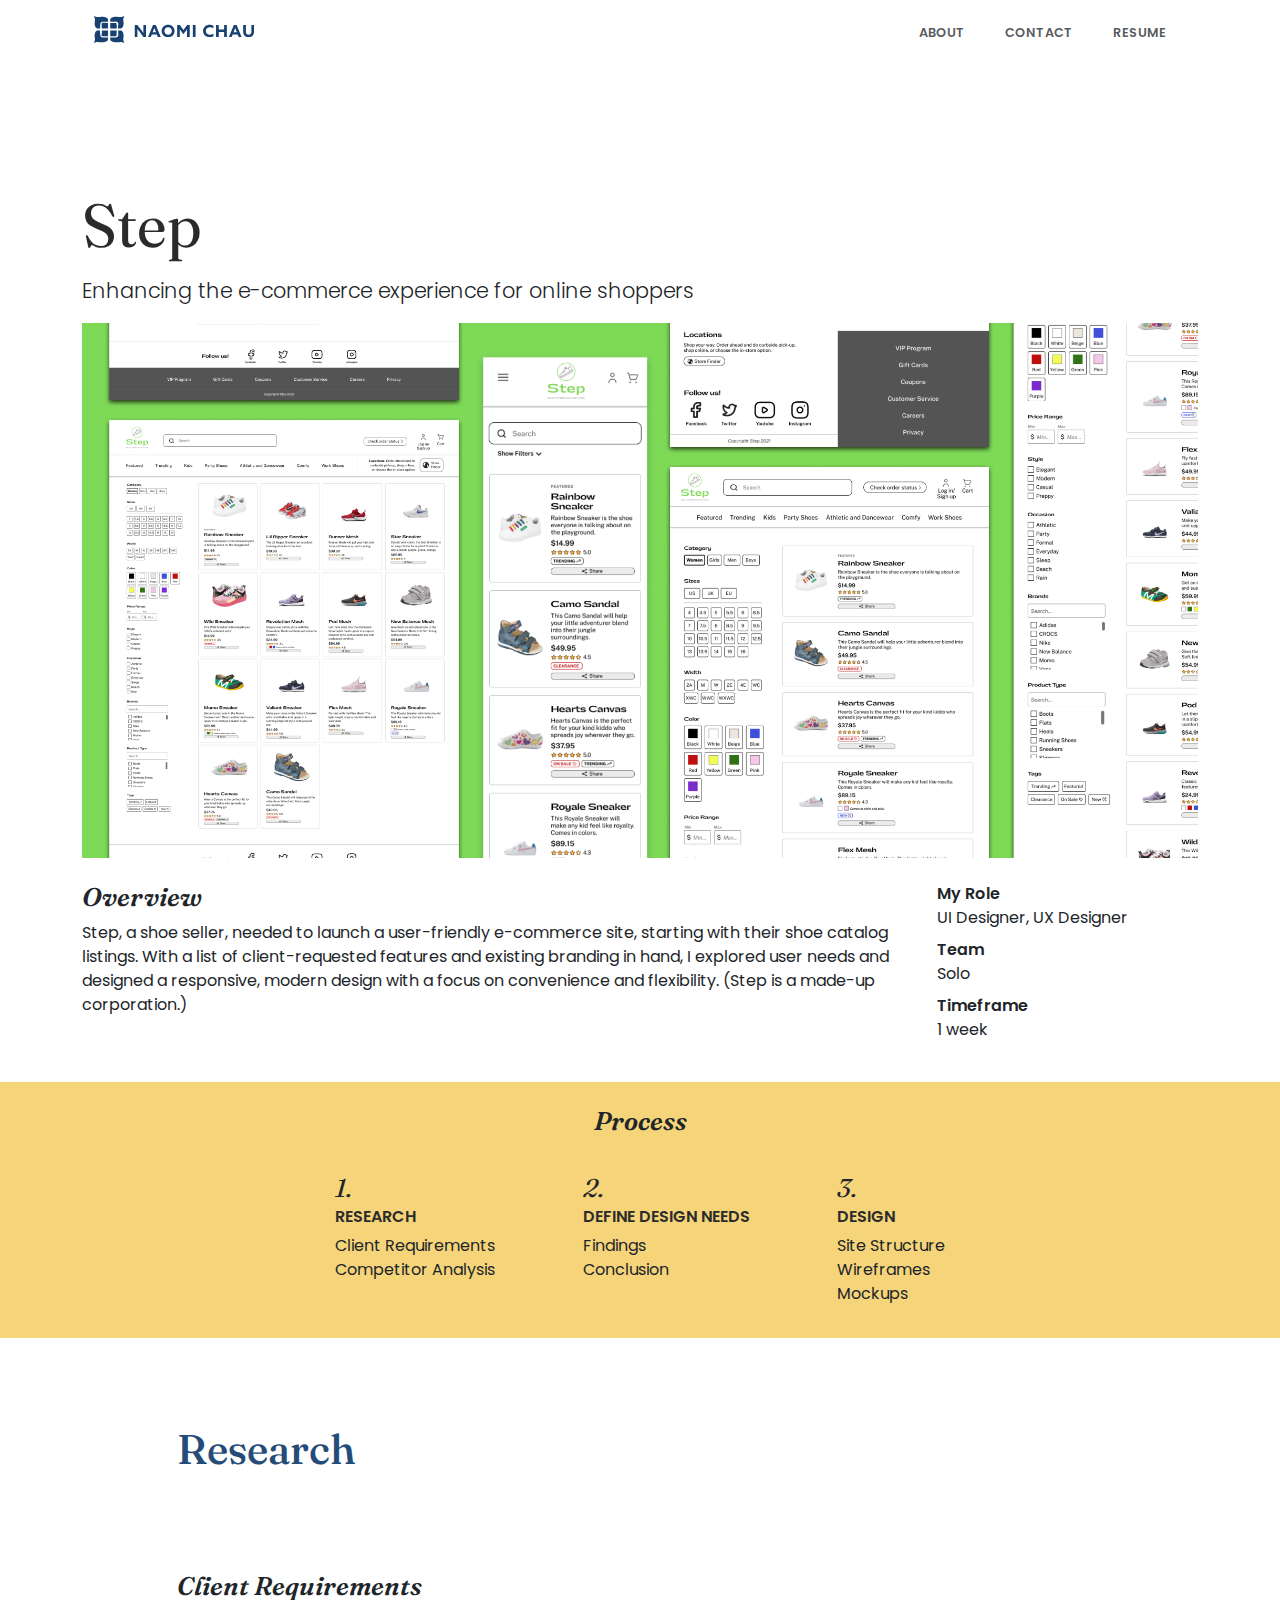
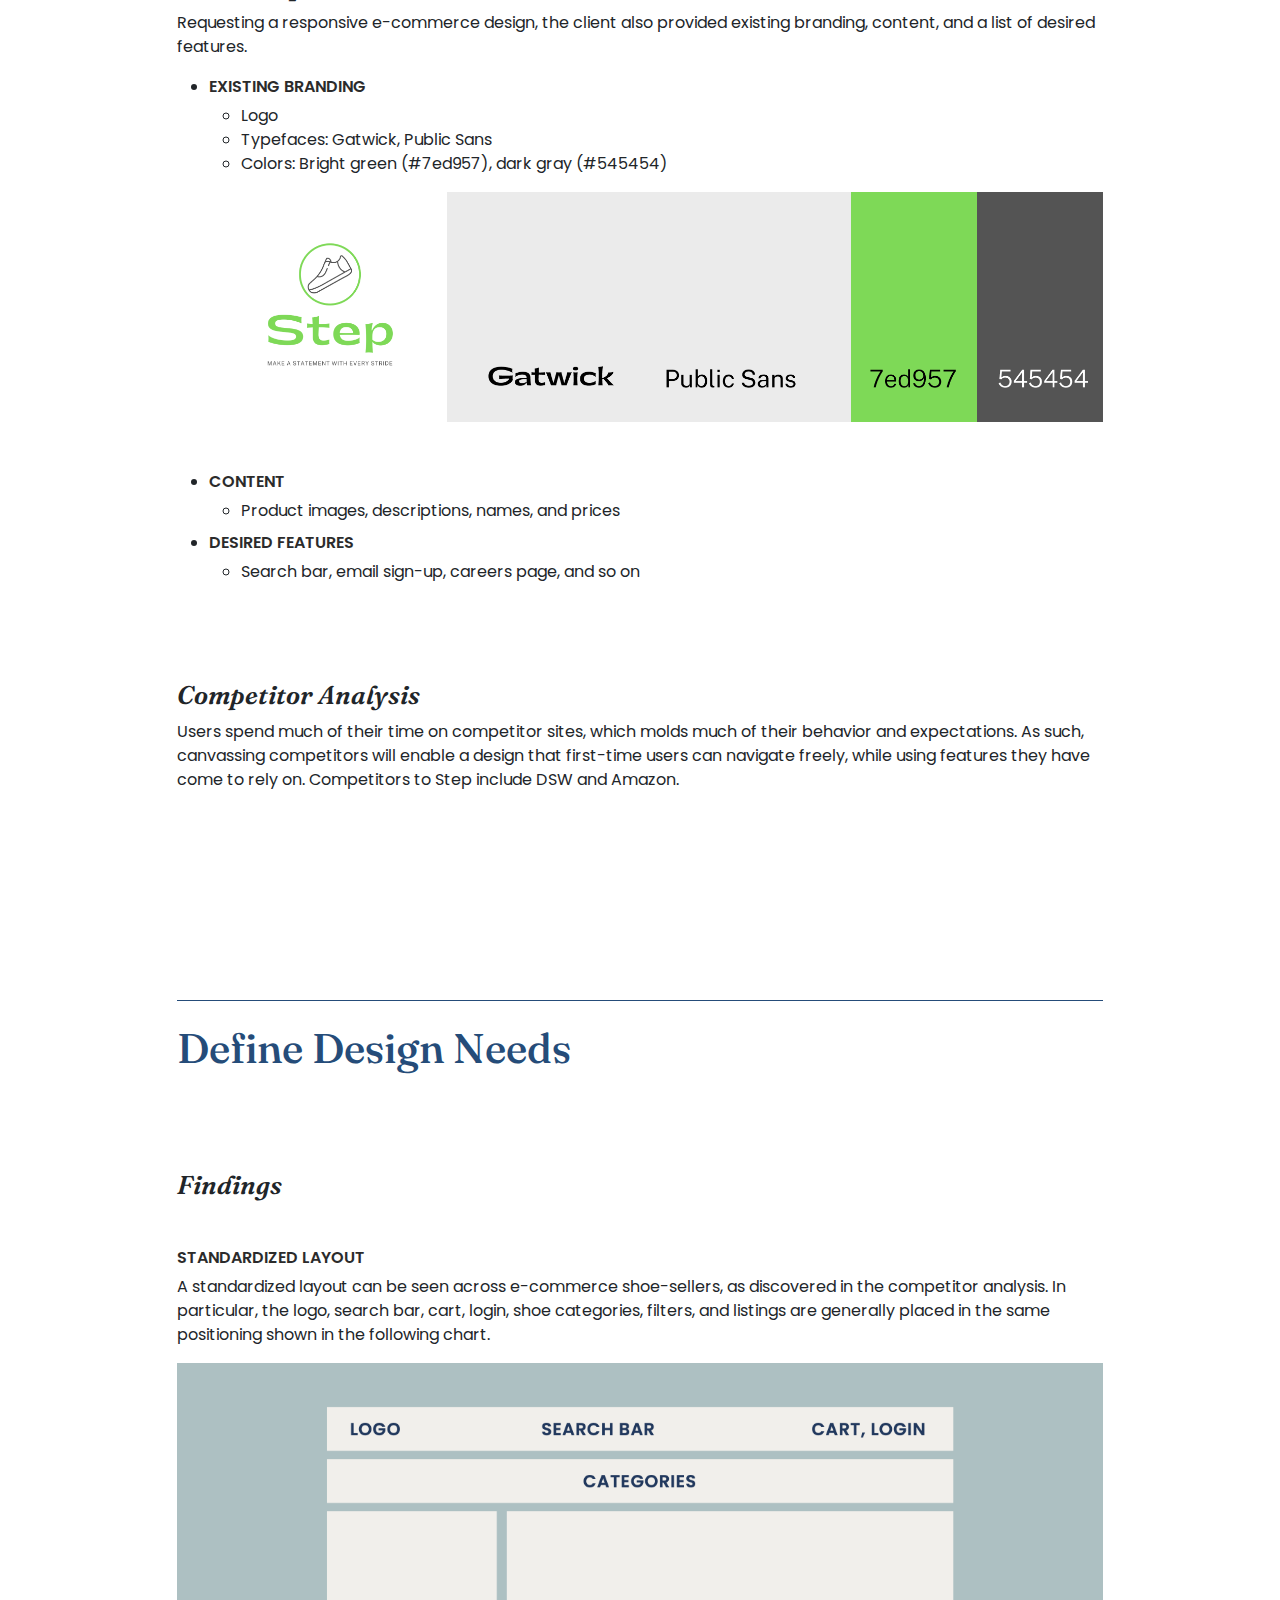
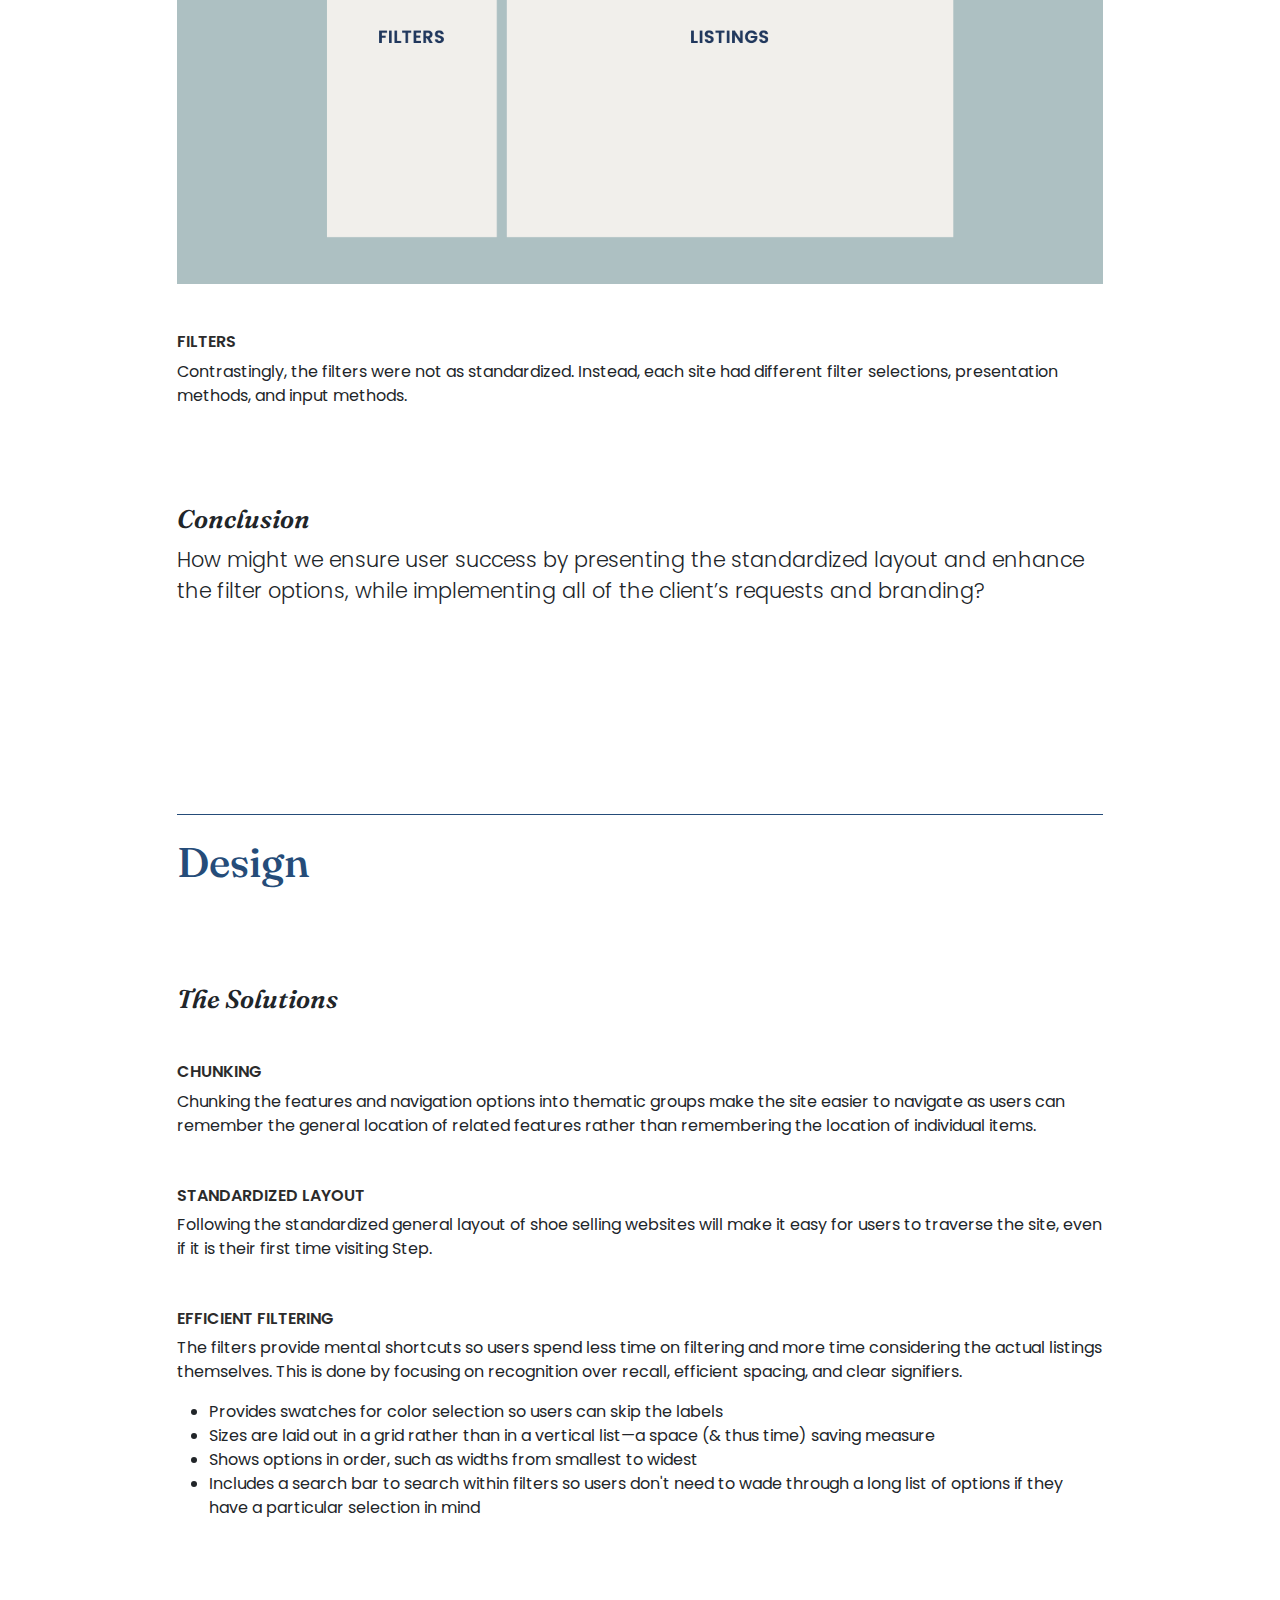
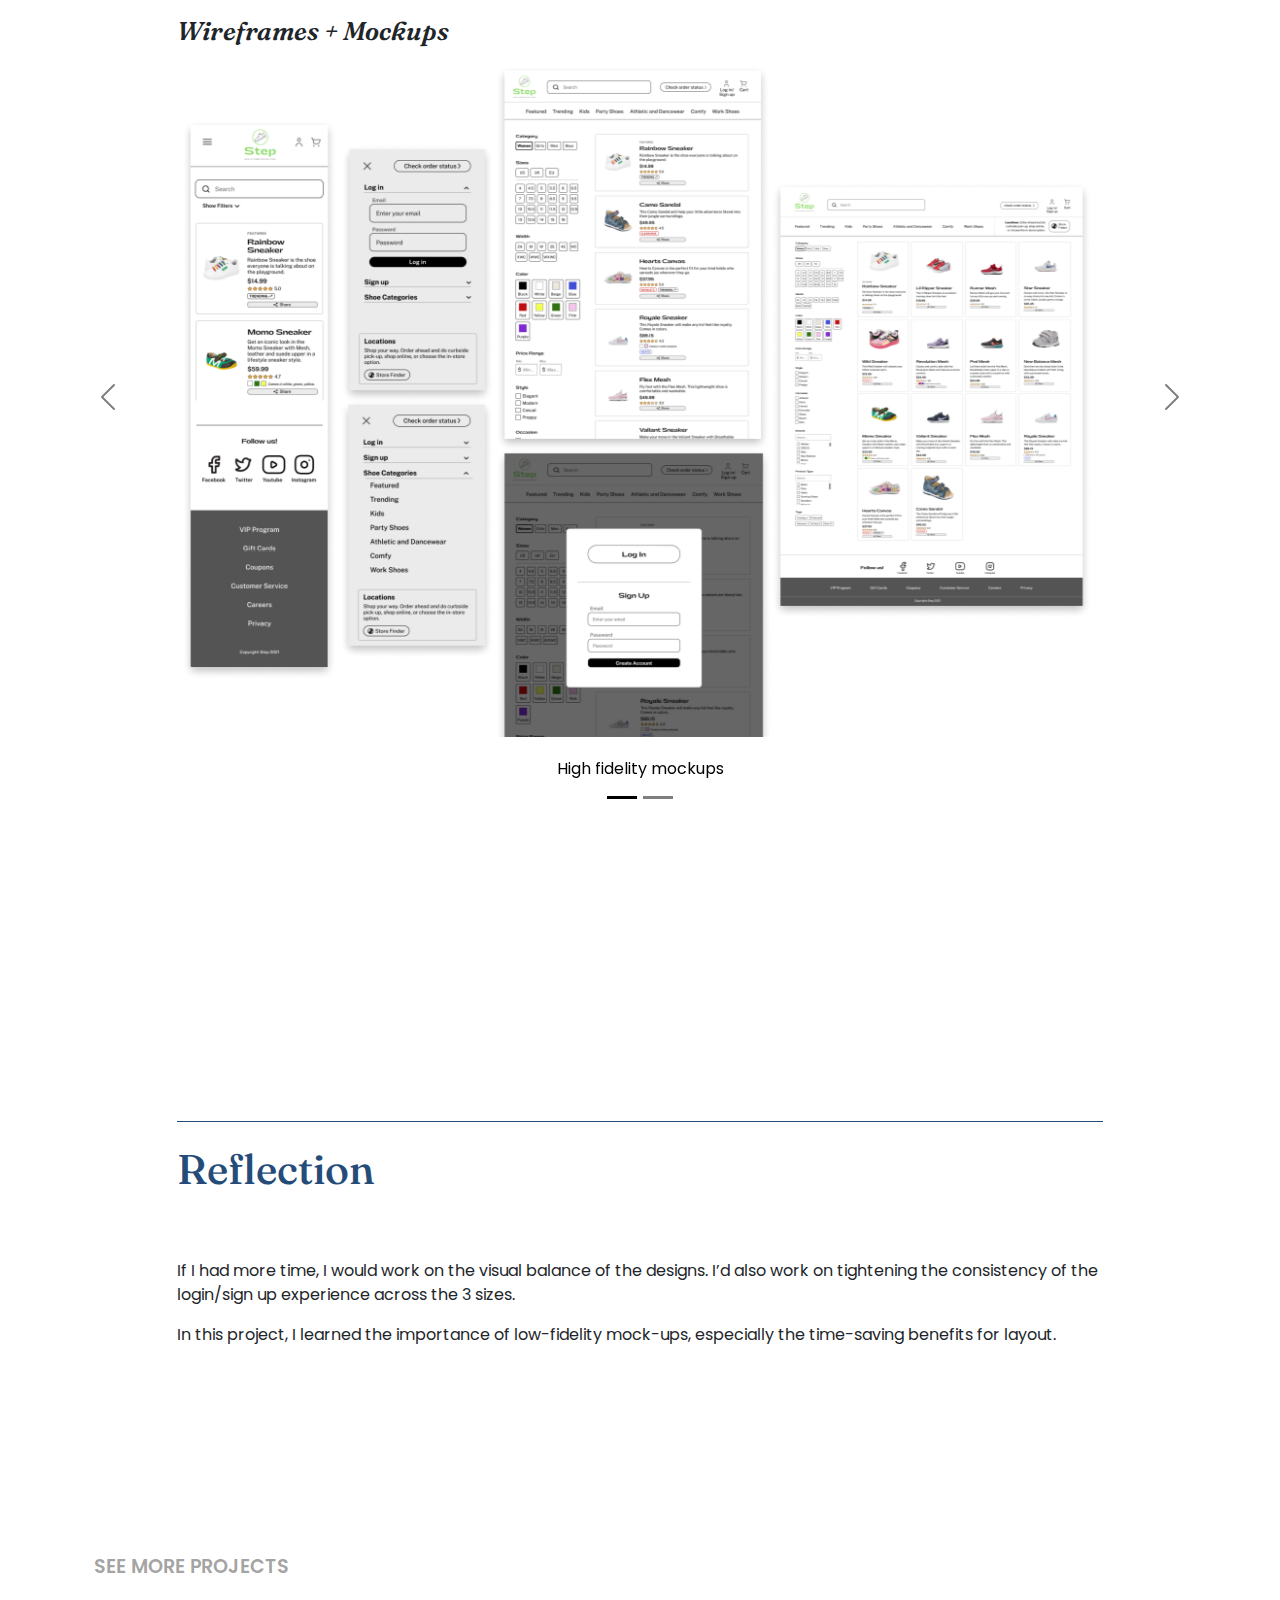
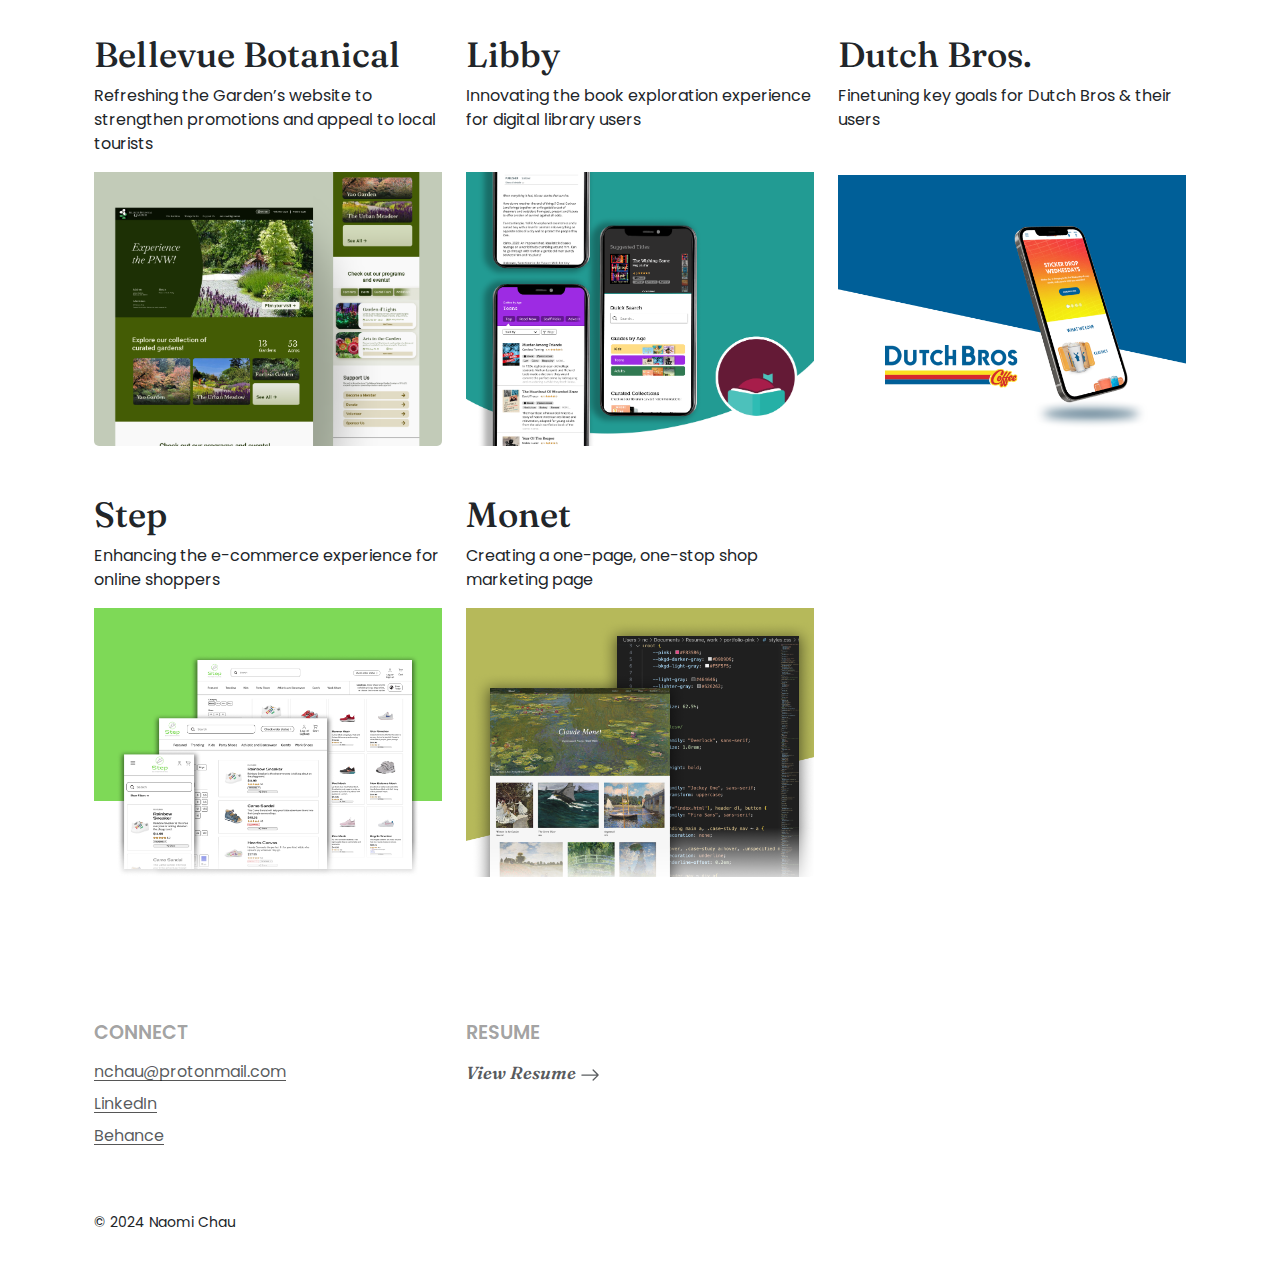
<file: projects/step/step.html>
<!doctype html>
<html lang="en">
  <head>
    <meta charset="utf-8">
    <meta name="viewport" content="width=device-width, initial-scale=1">
    <title>Step Product Design</title>
    <link href="https://cdn.jsdelivr.net/npm/bootstrap@5.3.3/dist/css/bootstrap.min.css" rel="stylesheet" integrity="sha384-QWTKZyjpPEjISv5WaRU9OFeRpok6YctnYmDr5pNlyT2bRjXh0JMhjY6hW+ALEwIH" crossorigin="anonymous">
    <link href="../../style.css" rel="stylesheet">
  </head>
  <body class="project">
    <script src="../../script.js" defer></script>

    <!--Section: Nav-->
    <div class="container">
        <nav class="navbar navbar-expand-lg">
            <h2 class="visually-hidden">Main Navigation</h2>
            <div class="container-fluid">
                <a class="navbar-brand" href="../../index.html"><img src="../../images/Short-Logo.svg" alt="Naomi Chau"></a>
                <button class="navbar-toggler" type="button" data-bs-toggle="collapse" data-bs-target="#navbarSupportedContent" aria-controls="navbarSupportedContent" aria-expanded="false" aria-label="Toggle navigation">
                  <span class="navbar-toggler-icon"></span>
                </button>
                <div class="collapse navbar-collapse" id="navbarSupportedContent">
                  <ul class="navbar-nav ms-auto mb-2 mb-lg-0">
                    <li class="nav-item"><a class="nav-link px-1 mx-3 mb-0 pt-3 h5 text-body-secondary" href="../../about.html">About</a></li>
                    <li class="nav-item"><a class="nav-link px-1 mx-3 mb-0 pt-3 h5 text-body-secondary" href="#contact">Contact</a></li>
                    <li class="nav-item"><a class="nav-link px-1 mx-3 mb-0 pt-3 h5 text-body-secondary" href="../../resume.html">Resume</a></li>
                  </ul>
                </div>
            </div>
        </nav>
    </div>
      
    <!--Section: Header- project banner and info.-->
    <header class="container">
        <h2>Step</h2>
        <p class="lead">Enhancing the e-commerce experience for online shoppers</p>
        <img src="step-banner.png" alt="project banner image">
    </header>

    <section>
        <h3 class="visually-hidden">About the Project</h3>
        <div class="container">
            <section class="row mt-4">
                <div class="col-9">
                    <h4>Overview</h4>
                    <p>Step, a shoe seller, needed to launch a user-friendly e-commerce site, starting with their shoe catalog listings. With a list of client-requested features and existing branding in hand, I explored user needs and designed a responsive, modern design with a focus on convenience and flexibility. (Step is a made-up corporation.)</p>
                </div>
                <div class="col-sm-3">
                    <dl>
                        <dt>My Role</dt>
                        <dd>UI Designer, UX Designer</dd>
                        <dt>Team</dt>
                        <dd>Solo</dd>
                        <dt>Timeframe</dt>
                        <dd>1 week</dd>
                    </dl>
                </div>
            </section>
        </div>

        <div class="container-fluid bg-secondary pb-4 pt-4 mt-4">
            <section class="container" id="process">
                <h4 class="text-center mb-4">Process</h4>
                <ol class="list-group list-group-numbered flex-sm-row justify-content-center">
                    <li class="list-group-item bg-transparent border-0">
                        <h5>Research</h5>
                        <ol class="list-group list-unstyled">
                            <li>Client Requirements</li>
                            <li>Competitor Analysis </li>
                        </ol>
                    </li>
                    <li class="list-group-item bg-transparent border-0">
                        <h5>Define Design Needs</h5>
                        <ol class="list-group list-unstyled">
                            <li>Findings</li>
                            <li>Conclusion</li>
                        </ol>
                    </li>
                    <li class="list-group-item bg-transparent border-0">
                        <h5>Design</h5>
                        <ol class="list-group list-unstyled">
                            <li>Site Structure</li>
                            <li>Wireframes</li>
                            <li>Mockups</li>
                        </ol>
                    </li>
                  </ol>
            </section>
        </div>
    </section>

    <main class="container">
        <!--Section: Research-->
        <section class="row">
            <div class="col-10 mx-auto">
                <h3>Research</h3>
                <section>
                    <h4>Client Requirements</h4>
                    <p>Requesting a responsive e-commerce design, the client also provided existing branding, content, and a list of desired features.</p>

                    <ul>
                        <li>
                            <h5>Existing Branding</h5>
                            <ul>
                                <li>Logo</li>
                                <li>Typefaces: Gatwick, Public Sans</li>
                                <li>Colors: Bright green (#7ed957), dark gray (#545454)</li>
                            </ul>
                            <img class="img-fluid mt-3 mb-5" src="step-branding.png" alt="">
                        </li>
                        <li>
                            <h5>Content</h5>
                            <ul>
                                <li>Product images, descriptions, names, and prices</li>
                            </ul>
                        </li>
                        <li class="mt-2">
                            <h5>Desired Features</h5>
                            <ul>
                                <li>Search bar, email sign-up, careers page, and so on</li>
                            </ul>
                        </li>
                    </ul>  
                </section>
                <section>
                    <h4>Competitor Analysis</h4>
                    <p>Users spend much of their time on competitor sites, which molds much of their behavior and expectations. As such, canvassing competitors will enable a design that first-time users can navigate freely, while using features they have come to rely on. Competitors to Step include DSW and Amazon.</p>
                </section>
            </div>
        </section>

        <!--Section: Define-->
        <section class="row">
            <div class="col-10 mx-auto">
                <h3>Define Design Needs</h3>
                
                <section>
                    <h4>Findings</h4>

                    <section class="mt-5">
                        <h5>Standardized Layout</h5>
                        <p>A standardized layout can be seen across e-commerce shoe-sellers, as discovered in the competitor analysis. In particular, the logo, search bar, cart, login, shoe categories, filters, and listings are generally placed in the same positioning  shown in the following chart.</p>
                        <img class="img-fluid" src="step-layout.png" alt="">
                    </section>

                    <section class="mt-5">
                        <h5>Filters</h5>
                        <p>Contrastingly, the filters were not as standardized. Instead, each site had different filter selections, presentation methods, and input methods.</p>
                    </section>
                </section>

                <section>
                    <h4>Conclusion</h4>
                    <p class="lead">How might we ensure user success by presenting the standardized layout and enhance the filter options, while implementing all of the client’s requests and branding?</p>
                </section>
            </div>
        </section>

        <!--Section: Design-->
        <section class="row">
            <div class="col-10 mx-auto">
                <h3>Design</h3>

                <section>
                    <h4>The Solutions</h4>

                    <section class="mt-5">
                        <h5>Chunking</h5>
                        <p>Chunking the features and navigation options into thematic groups make the site easier to navigate as users can remember the general location of related features rather than remembering the location of individual items.</p>
                    </section>

                    <section class="mt-5">
                        <h5>Standardized Layout</h5>
                        <p>Following the standardized general layout of shoe selling websites will make it easy for users to traverse the site, even if it is their first time visiting Step.</p>
                    </section>

                    <section class="mt-5">
                        <h5>Efficient Filtering</h5>
                        <p>The filters provide mental shortcuts so users spend less time on filtering and more time considering the actual listings themselves. This is done by focusing on recognition over recall, efficient spacing, and clear signifiers.</p>
                        <ul>
                            <li>Provides swatches for color selection so users can skip the labels</li>
                            <li>Sizes are laid out in a grid rather than in a vertical list&mdash;a space (& thus time) saving measure</li>
                            <li>Shows options in order, such as widths from smallest to widest</li>
                            <li>Includes a search bar to search within filters so users don't need to wade through a long list of options if they have a particular selection in mind</li>
                        </ul>
                    </section>
                </section>

                <section>
                    <h4>Wireframes + Mockups</h4>

                    <div id="slides-carousel" class="carousel carousel-fade slide carousel-dark" data-bs-ride="carousel">
                        <div class="carousel-indicators">
                          <button type="button" data-bs-target="#slides-carousel" data-bs-slide-to="0" class="active" aria-current="true" aria-label="Slide 1"></button>
                          <button type="button" data-bs-target="#slides-carousel" data-bs-slide-to="1" aria-label="Slide 2"></button>
                        </div>
                        
                        <div class="carousel-inner">
                            <div class="carousel-item active">
                                <img src="step-mockups.png" class="d-block w-100" alt="...">
                                <div class="carousel-caption d-none d-md-block">
                                  <p>High fidelity mockups</p>
                                </div>
                              </div>
                          <div class="carousel-item ">
                            <img src="step-wireframes.png" class="d-block w-100" alt="...">
                            <div class="carousel-caption d-none d-md-block">
                              <p>Low fidelity wireframes</p>
                            </div>
                          </div>
                        </div>

                        <button class="carousel-control-prev" type="button" data-bs-target="#slides-carousel" data-bs-slide="prev">
                          <span class="carousel-control-prev-icon" aria-hidden="true"></span>
                          <span class="visually-hidden">Previous</span>
                        </button>
                        <button class="carousel-control-next" type="button" data-bs-target="#slides-carousel" data-bs-slide="next">
                          <span class="carousel-control-next-icon" aria-hidden="true"></span>
                          <span class="visually-hidden">Next</span>
                        </button>
                      </div>
                </section>
            </div>
        </section>

        <!--Section: Reflection-->
        <section class="row">
            <div class="col-10 mx-auto">
                <h3>Reflection</h3>
                <p>If I had more time, I would work on the visual balance of the designs. I’d also work on tightening the consistency of the login/sign up experience across the 3 sizes.</p>
                <p>In this project, I learned the importance of low-fidelity mock-ups, especially the time-saving benefits for layout.</p>
            </div>
        </section>
    </main>
    <!--Section: Works-->
    <section class="container px-4" id="works">
        <h2 class="mt-5">See More Projects</h2>
        <div class="row gx-4">
            <div class="col-12 col-md-6 col-lg-4">
                <a href="../../projects/botanical/botanical.html">
                    <div class="card">
                        <div class="card-body px-0">
                            <h3 class="card-title">Bellevue Botanical</h3>
                            <p class="card-text">Refreshing the Garden’s website to strengthen promotions and appeal to local tourists</p>  
                        </div>
                        <div class="bg-image"><img src="../../images/botanical-cover.png" class="card-img-bottom" alt="..."></div>
                    </div>
                </a>
            </div>
            
            <div class="col-12 col-md-6 col-lg-4">
                <a href="../../projects/libby/libby.html">
                    <div class="card">
                        <div class="card-body px-0">
                            <h3 class="card-title">Libby</h3>
                            <p class="card-text">Innovating the book exploration experience for digital library users</p>  
                        </div>
                        <div class="bg-image"><img src="../../images/libby-cover.png" class="card-img-bottom" alt="..."></div>
                    </div>
                </a>
            </div>
        
            <div class="col-12 col-md-6 col-lg-4">
                <a href="../../projects/dutchbros/dutchbros.html">
                    <div class="card">
                        <div class="card-body px-0">
                            <h3 class="card-title">Dutch Bros.</h3>
                            <p class="card-text">Finetuning key goals for Dutch Bros & their users</p>  
                        </div>
                        <div class="bg-image"><img src="../../images/dutchbros-cover.png" class="card-img-bottom" alt="..."></div>
                    </div>
                </a>
            </div>
        
            <div class="col-12 col-md-6 col-lg-4">
                <a href="#">
                    <div class="card">
                        <div class="card-body px-0">
                            <h3 class="card-title">Step</h3>
                            <p class="card-text">Enhancing the e-commerce experience for online shoppers</p>  
                        </div>
                        <div class="bg-image"><img src="../../images/step-cover.png" class="card-img-bottom" alt="..."></div>
                    </div>
                </a>
            </div>
        
            <div class="col-12 col-md-6 col-lg-4">
                <a href="../../projects/monet/monet.html">
                    <div class="card">
                        <div class="card-body px-0">
                            <h3 class="card-title">Monet</h3>
                            <p class="card-text">Creating a one-page, one-stop shop marketing page</p>  
                        </div>
                        <div class="bg-image"><img src="../../images/monet-cover.png" class="card-img-bottom" alt="..."></div>
                    </div>
                </a>
            </div>
        </div>
    </section>


  <!--Section: Footer-->

   
      
      
    <script src="https://cdn.jsdelivr.net/npm/bootstrap@5.3.3/dist/js/bootstrap.bundle.min.js" integrity="sha384-YvpcrYf0tY3lHB60NNkmXc5s9fDVZLESaAA55NDzOxhy9GkcIdslK1eN7N6jIeHz" crossorigin="anonymous"></script>
  </body>
</html>
</file>
<file: style.css>
@import url('https://fonts.googleapis.com/css2?family=Fraunces:ital,opsz,wght@0,9..144,100..900;1,9..144,100..900&family=Poppins:ital,wght@0,100;0,200;0,300;0,400;0,500;0,600;0,700;0,800;0,900;1,100;1,200;1,300;1,400;1,500;1,600;1,700;1,800;1,900&display=swap');


:root {
    --primary: #254C79;
    --secondary: #F5D47A;
    --lightblue: #B1C6CE;
    --offblack: #2B2B2B;
    --offwhite: #F9F9F9;
}
/*nav ul {
    gap: 1.2em;
}*/
/*fonts and colors*/
body {
    font-family: Poppins, sans-serif;
}
h3, h4, a.stylized, .project header h2, .list-group-item::before {
    font-family: Fraunces, serif;
}
h5, .h5, h2 {
    text-transform: uppercase;
    font-weight: 600;
    color: var(--offblack);
}
h2 {
    font-size: 1.2rem;
    color: rgba(14,14,14,0.4);
    /* font-weight: 400; */
}
.project header h2 {
    font-size: 3.8rem;
    text-transform: none;
    color: var(--offblack);
    font-weight: 400;
}
.project main h3 {
    font-size: 2.6rem;
}
h3 {
    font-size: 2.2rem;
}
h4 {
    font-style: italic;
    font-weight: 600;
    font-size: 1.6rem;
}
h5 {
    font-size: 1rem;
}
.h5 {
    font-size: 0.8rem;
}
/*a.h5:hover {
    color: var(--primary);
}*/
.lead {
    font-size: 1.3rem;
}
.hero .text-primary-emphasis {
    font-weight: 600;
}
.list-group-item::before {
    font-size: 1.6rem;
    font-style: italic;
}
.display-6 {
    font-size: 1rem;
    padding-left: 1rem;
}
.insights-table li {
    font-size: 0.9rem;
}
dt {
    font-weight: 600;
}

.text-primary, .text-primary svg, .insights-table .text-primary h5 {
    color: var(--primary) !important;
    fill: var(--primary) !important;
}

.border-primary {
    border-color: var(--primary) !important;
}
.text-secondary, .text-secondary svg {
    color: var(--secondary) !important;
    fill: var(--secondary) !important;
}
button.text-secondary:hover, button.text-secondary:hover svg {
    color: var(--offblack) !important;
    fill: var(--offblack) !important;
    background-color: var(--secondary);
}
.btn-outline-secondary, .btn-outline-secondary:hover {
    border-color: var(--secondary);
}
.text-primary-emphasis {
    color: var(--lightblue) !important;
}
a.stylized {
    font-style: italic;
    font-weight: 600;
    font-size: 1.1rem;
}
.bg-primary {
    background-color: var(--primary) !important;
}
.bg-secondary {
    background: var(--secondary) !important;
}
.navbar-toggler {
    border-width: 0;
}
.navbar-toggler:focus {
    box-shadow: none;
    margin: 0;
}
.hero {
    margin-top: 0.6rem;
    min-height: 29rem;
    display: flex;
    justify-content: flex-end;
    flex-direction: column;
    padding: 3em;
}
.hero > *:nth-child(1) {
    font-size: 3rem;
    max-width: 1200px;
}
.hero > *:nth-child(n+2) {
    font-weight: 300;
    max-width: 600px;
}
@media (max-width: 992px) {
    .hero > *:nth-child(1) {
        font-size: 2.8rem;
        max-width: 1200px;
    }
}
@media (max-width: 768px) {
    .hero > *:nth-child(1) {
        font-size: 2rem;
    }
}
/*LINKS HOVER EFFECTS*/
/*cards*/
#works a:hover img {
    transform: scale(1.1);
}
#works a img {
    transform-origin: bottom;
    transition: transform 0.4s ease-in-out;
}
#works a .bg-image {
    overflow: hidden;
}
/*nav links*/
/*footer links*/
nav ul a, footer a {
    position: relative;
}
nav ul a::after {
    content: '';
    position: absolute;
    width: 100%;
    height: 1px;
    bottom: 4px;
    left: 0;
    background-color: var(--offblack);
    transform: scaleX(0);
    transform-origin: bottom right;
    transition: transform 0.25s ease-out;
}
nav ul a:hover::after {
    transform: scaleX(1); 
}
nav ul a:hover {
    color: var(--offblack) !important;
}
footer a {
    text-decoration: none;
}
footer a::after {
    content: '';
    position: absolute;
    width: 100%;
    height: 1px;
    bottom: 2px;
    left: 0;
    background-color: rgba(14,14,14,0.7);
    transform-origin: bottom right;
    transition: transform 0.25s ease-out;
}
footer a:hover::after {
    transform: scaleX(0);
    background-color: var(--offblack);
    
}
.stylized::after {
    content: none;
}
.stylized:hover svg {
    margin-left: 0.5em;
}
footer a:hover {
    color: var(--offblack) !important;
}
/*mobile nav styles*/
@media (max-width: 992px){    
    .navbar-nav {
        text-align: center;
        gap: 1em;
        height: 100vh;
        width: 100%;
        transition: height 0.5s ease-in-out;
    }
    .navbar-nav .h5 {
        font-size: 1.4rem;
    }
    nav .nav-item:first-of-type {
        margin-top: 40%;
    }
    nav ul a.text-body-secondary {
        color: var(--offblack) !important;
    }
    nav ul a:hover::after {
        transform: scaleX(0); 
    }
}



#works a {
    text-decoration: none;
}
#works .card {
    border: none;
}
#works a {
    display: block;
}
#works .card, #works a {
    height: 100%;
}
/*overall spacing start*/
#works {
    margin-top: 2rem;
}
#works .row { /*spacing between cards on larger sizes*/
    margin-top: 5rem;
}
.project #works .row {
    margin-top: 0;
}
.project #works .row > div { /*spacing between cards in project page*/
    margin-top: 2rem;
}
.project header h2 {
    margin-top: 2.2em;
    margin-bottom: 0.2em;
}
.project main > section:nth-of-type(n+2) {
    margin-top: 10rem;
}
.project main > section h3 {
    color: var(--primary) !important;
    border-top: solid 1px;
    padding-top: 1.4rem;
    margin-top: 2rem;
    margin-bottom: 4rem;
    /* text-align: center; */
}
.project main > section:first-of-type h3 {
    margin-top: 4rem;
    border: none;
}
.project h3 ~ section:first-of-type {
    margin-top: 6rem;
}
.project main h4 {
    margin-top: 6rem;
    margin-bottom: 0.6rem;
}
.insights-table {
    margin-bottom: 1rem;
}
.project #works {
    margin-top: 12rem;
}
/*overall spacing end*/
.navbar-brand {
    width: 10rem;
}

.project header img {
    width: 100%;
}
.project .insights-table svg {
    height: 1.8em;
    width: auto;
    margin-bottom: 0.4em;
}
.project .insight:nth-of-type(n+2) {
    margin-top: -1px;
}
#slides-carousel {
    margin-bottom: 12rem;
}
.carousel-inner {
    overflow: visible;
    margin-bottom: 6em;
}
.project .carousel-caption {
    bottom: -5em;
}
.project .carousel-indicators {
    bottom: -5.5em;
}
.project .carousel-control-prev {
    left: -3rem;
}
.project .carousel-control-next {
    right: -3rem;
}
footer {
    padding-top: 7rem;
    padding-bottom: 2rem;
}

/*about page*/
/*@media (min-width: 768px) {
    #about main {
        display: grid;
        grid-template-columns: 30% 1fr;
    }
    #about main > img {
        grid-column: 1/2;
        grid-row: 1/2;
    }
    #about div:last-child() {
        grid-column: 1/3;
        background-color: palegoldenrod;
    }
}*/


@media (min-width: 576px) {
    footer h2, footer > :last-child {
        margin-top: 2rem;
    }
}

@media (min-width: 992px) {
    .project .insight:nth-of-type(n+2) {
        margin-top: 0;
        margin-left: -1px;
    }
}

@media (max-width: 768px) {
    .project .carousel-indicators {
        bottom: -2.5em;
    }
    #works .row > div:nth-child(2), #works .row { /*spacing between cards on smaller sizes*/
        margin-top: 5rem;
    }
}
@media (min-width: 768px) {
    #process h4 ~ ol {
        column-gap: 5%;
    }
    .project .carousel-control-prev {
        left: -15%;
    }
    .project .carousel-control-next {
        right: -15%;
    }
}
</file>
